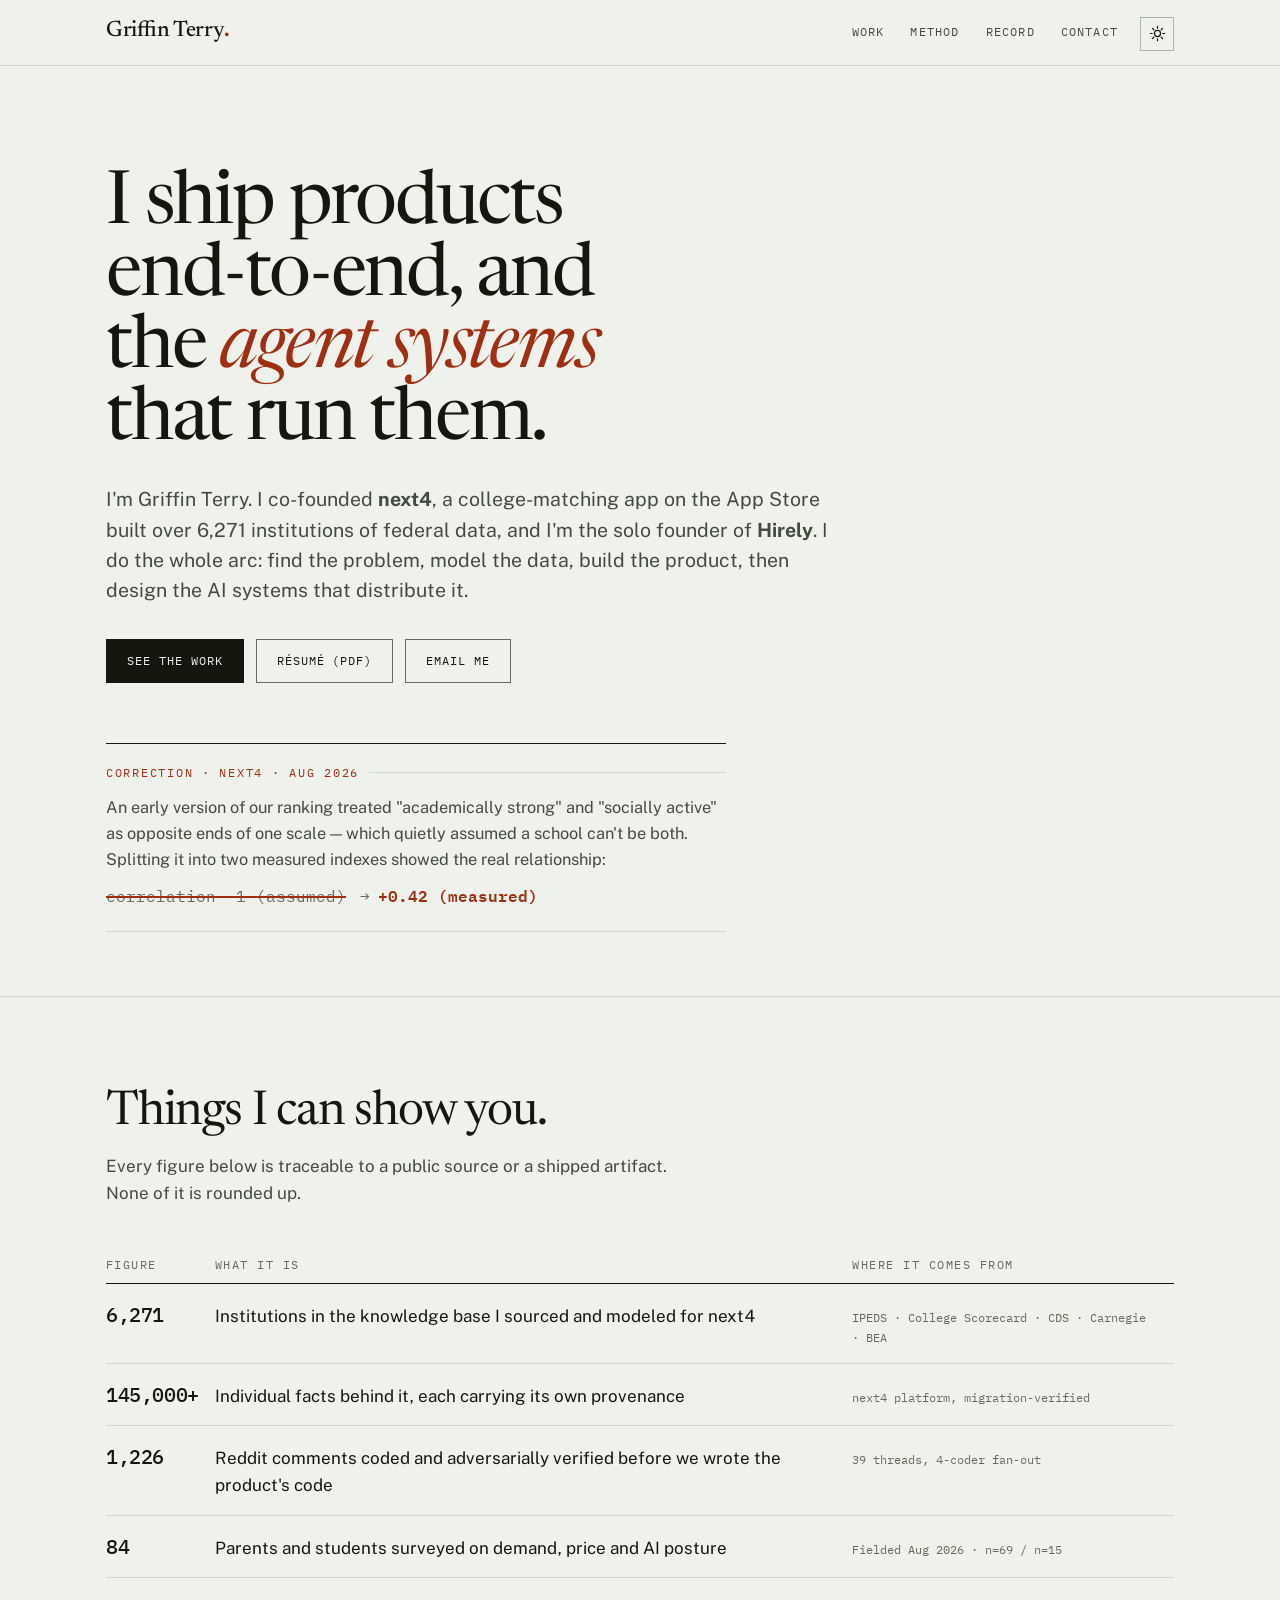
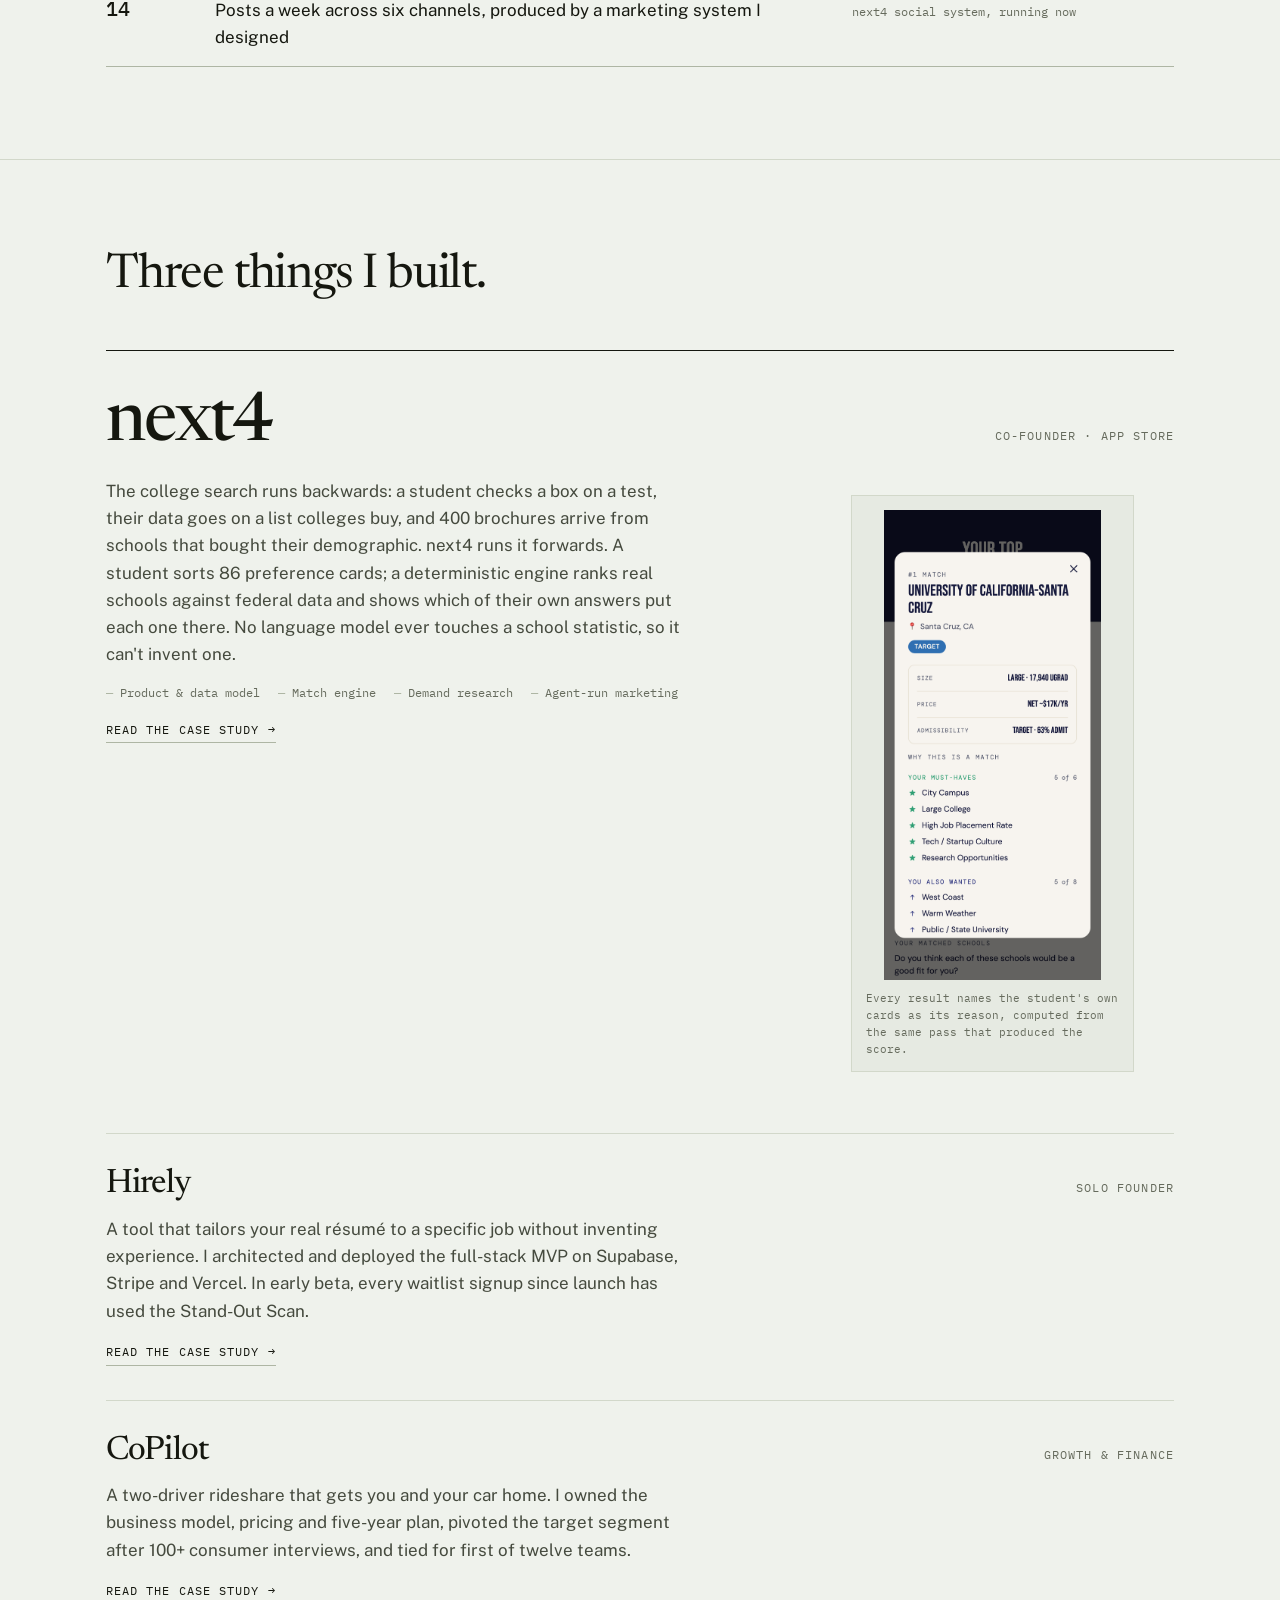
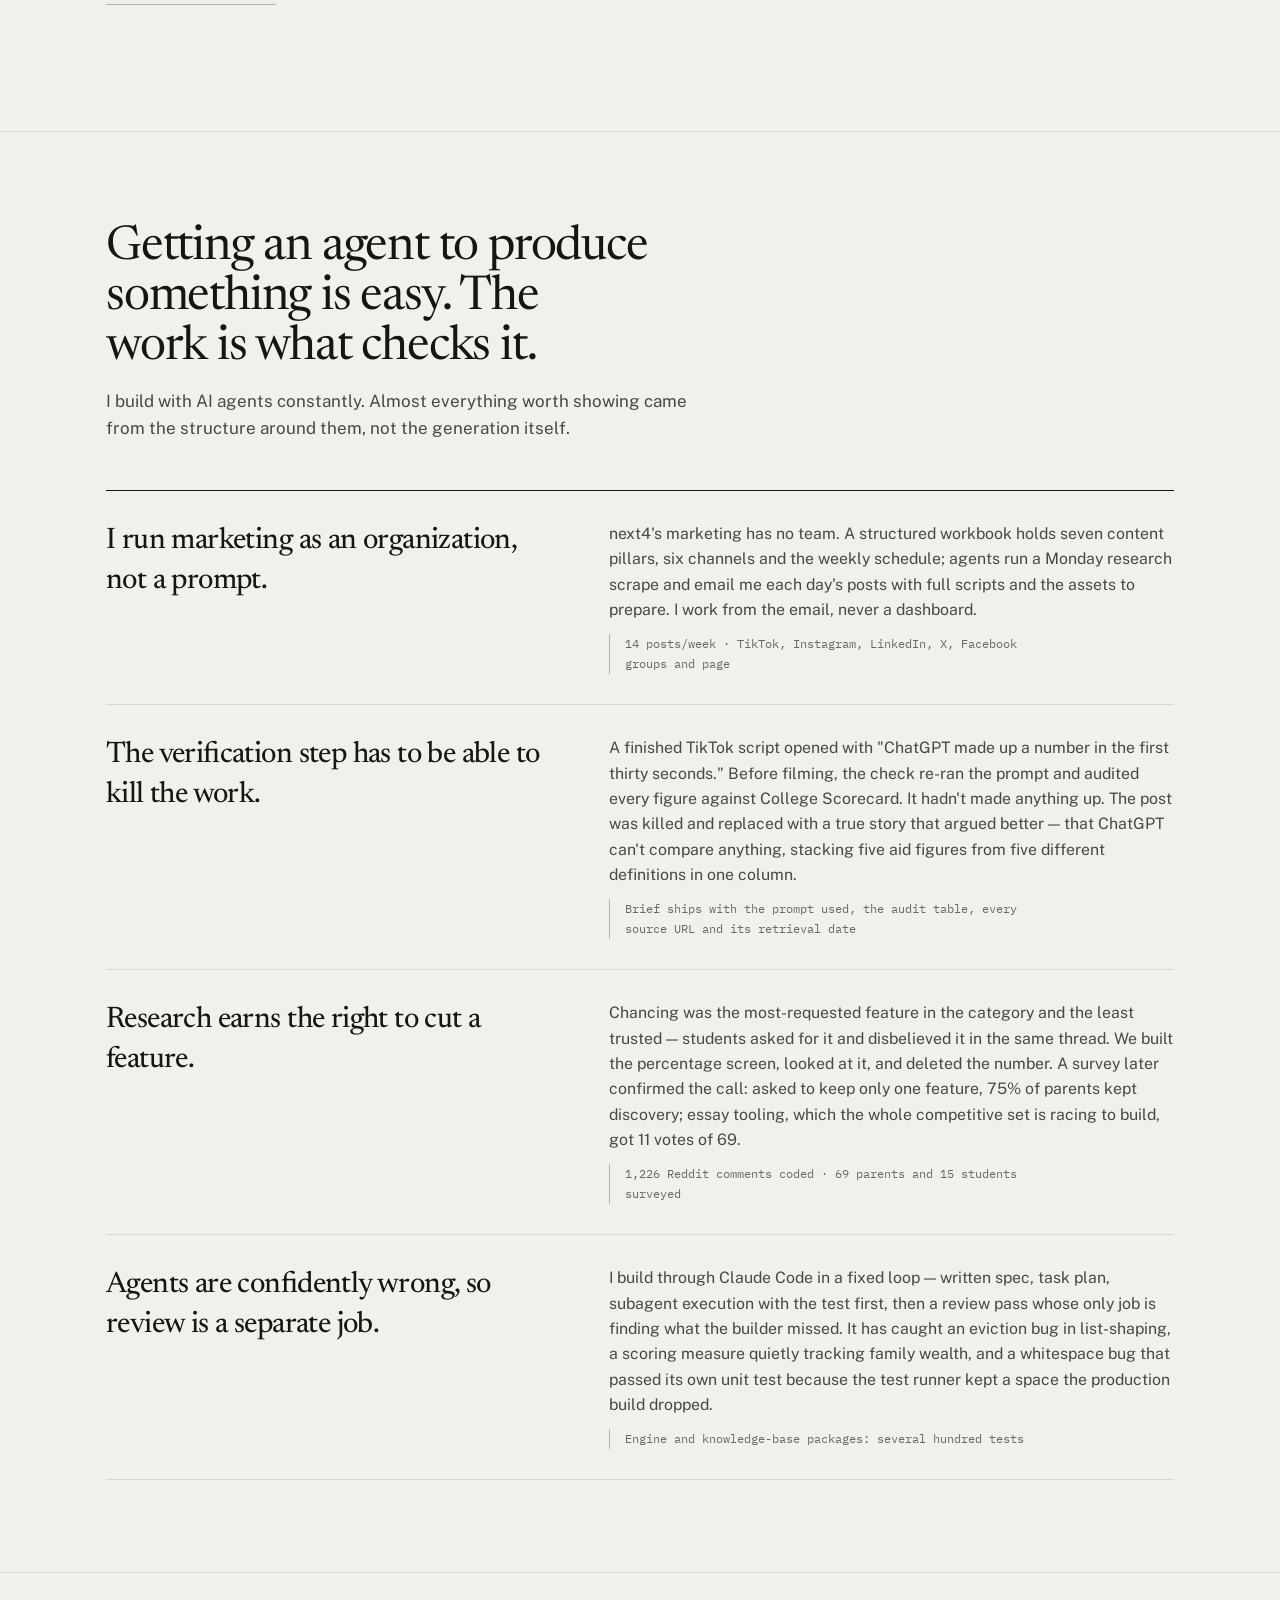
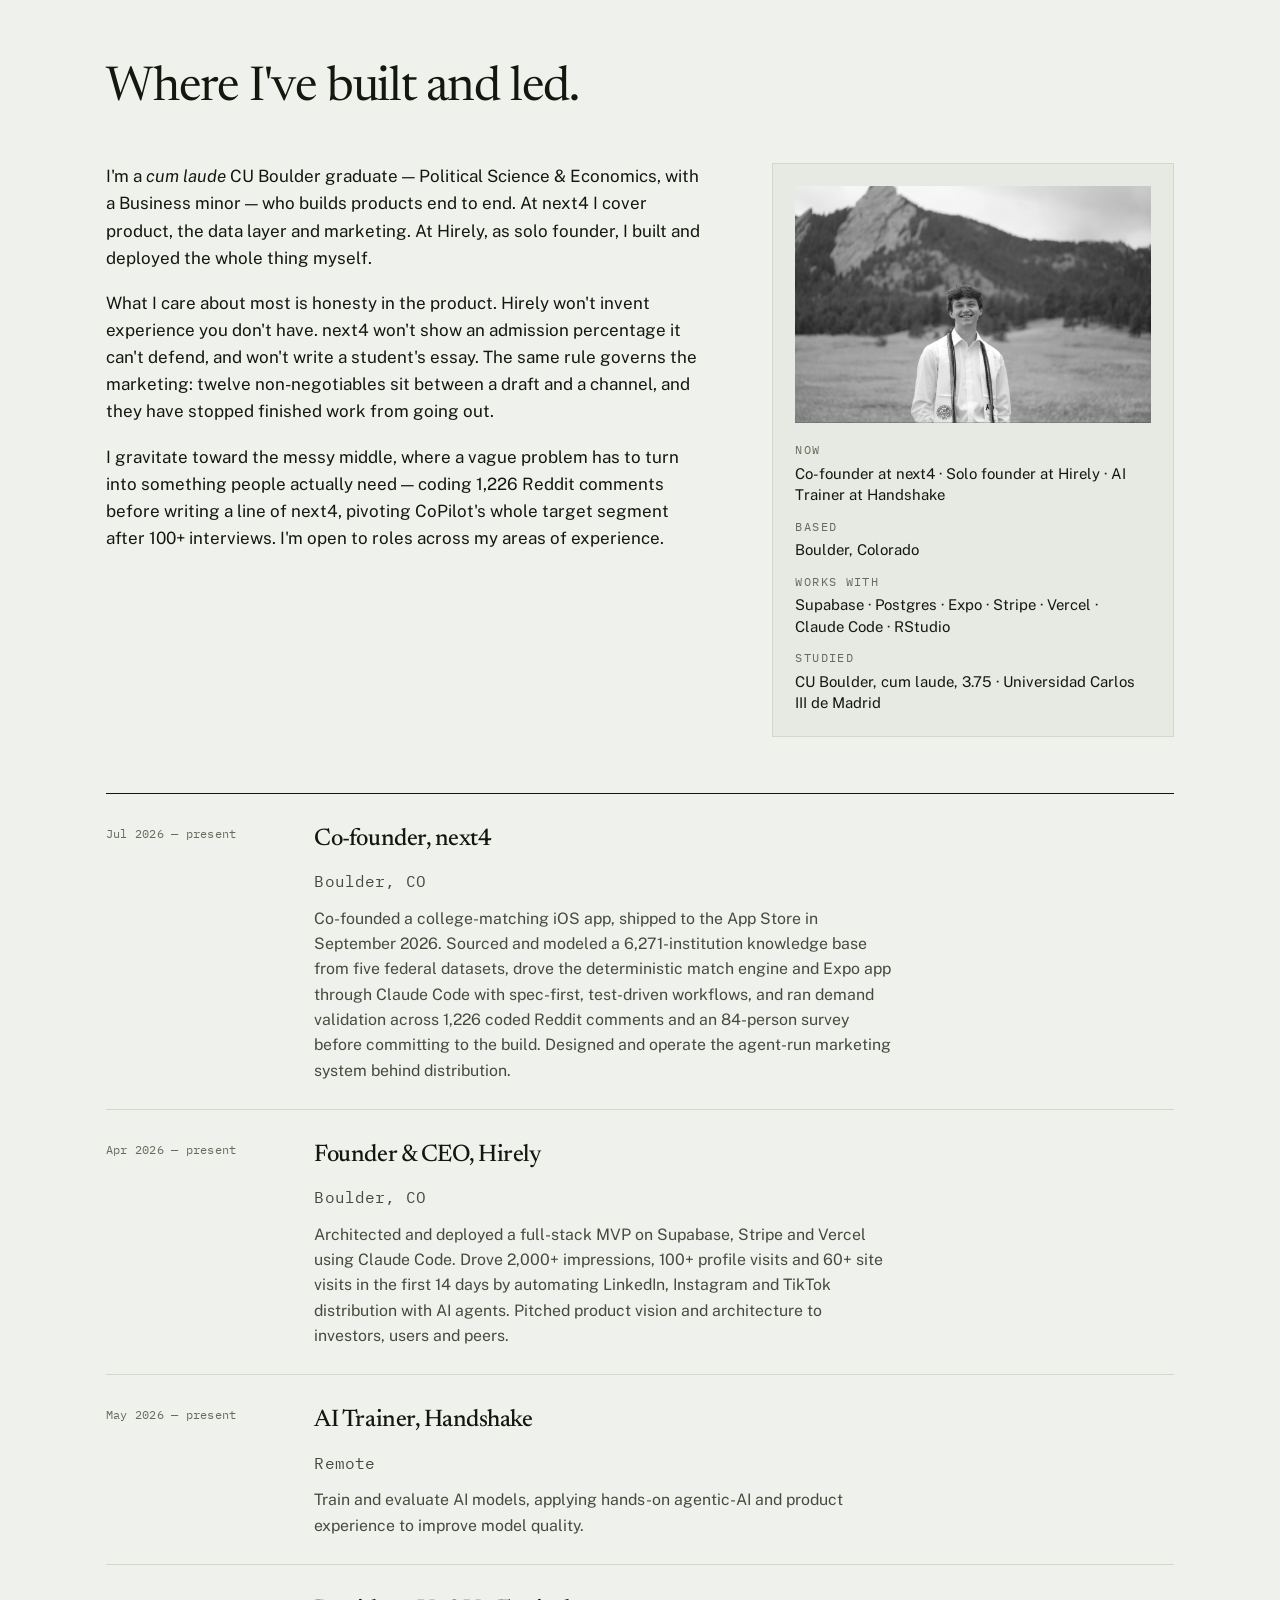
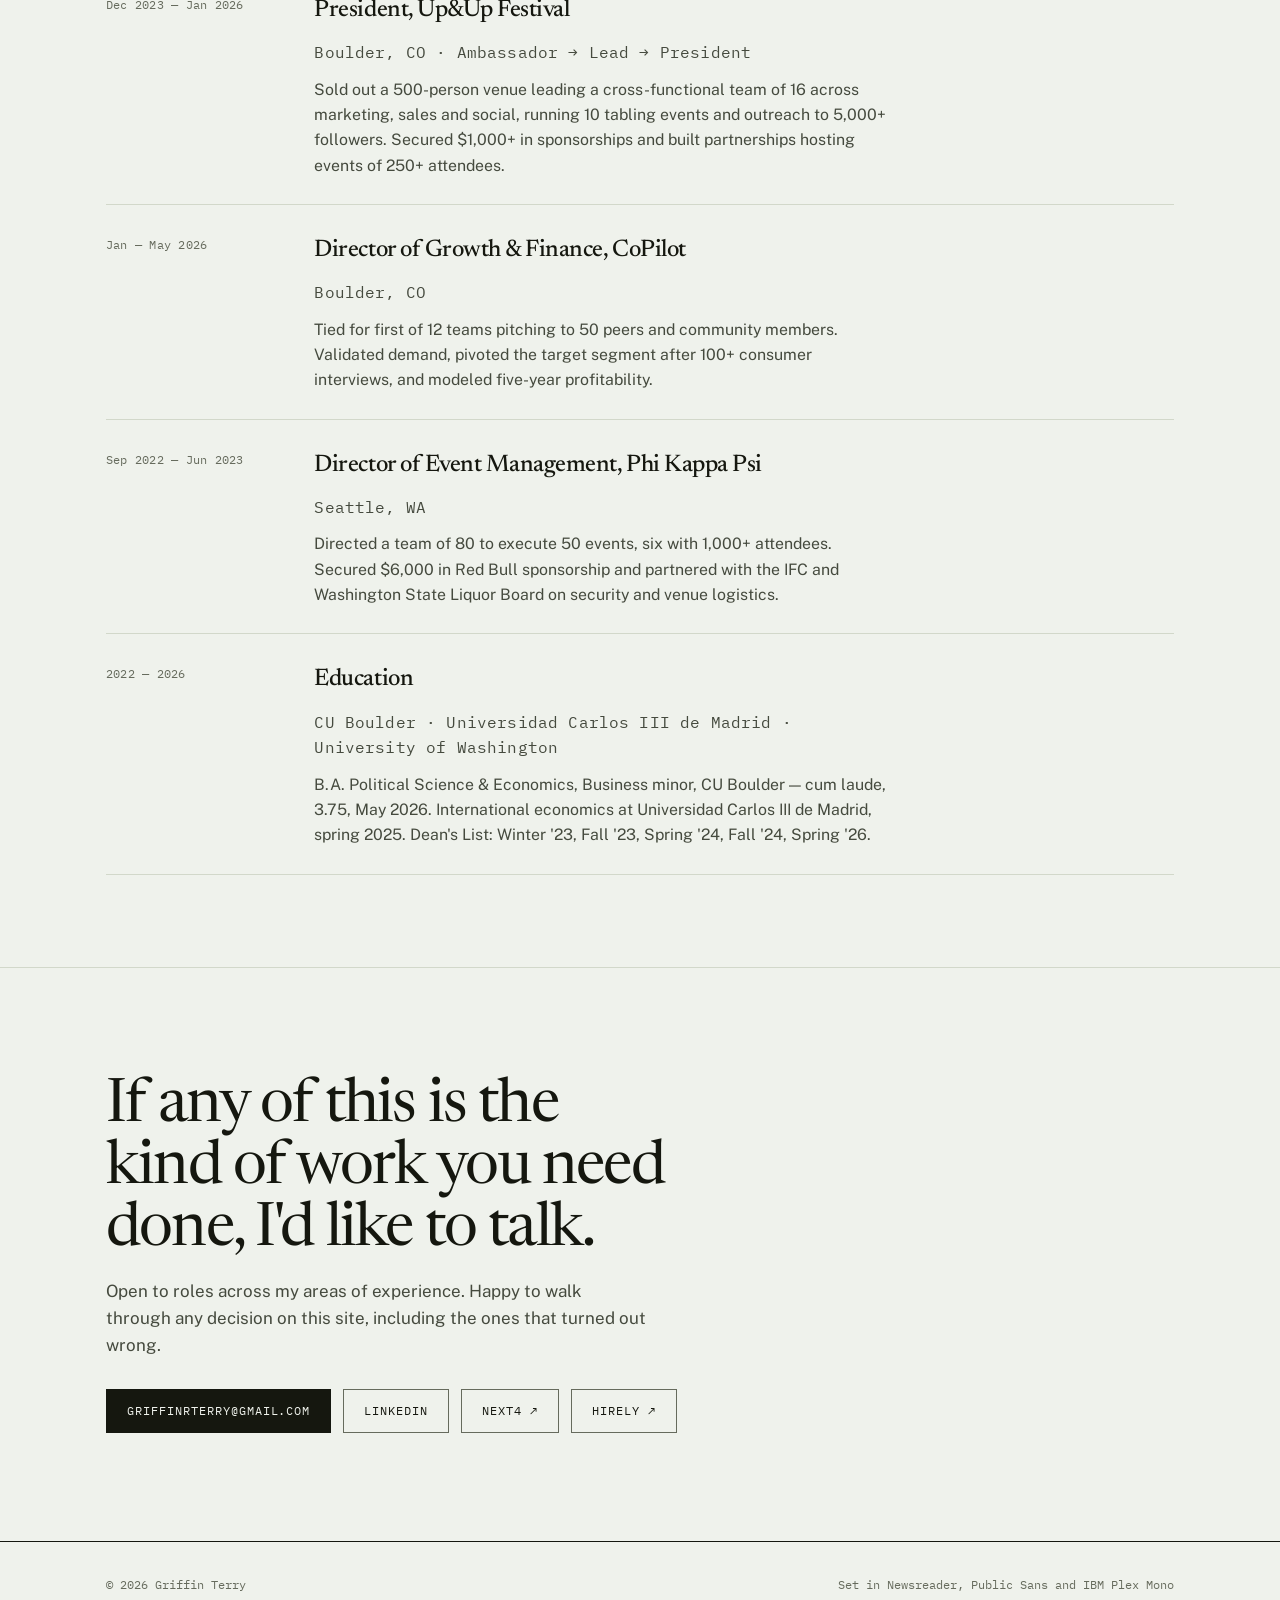
<file: index.html>
<!DOCTYPE html>
<html lang="en">
<head>
<meta charset="UTF-8" />
<meta name="viewport" content="width=device-width, initial-scale=1.0" />
<title>Griffin Terry — Product, data, and agent systems</title>
<meta name="description" content="Griffin Terry ships products end-to-end and builds the agent systems that run them. Co-founder of next4 (live on the App Store), solo founder of Hirely." />
<link rel="preconnect" href="https://fonts.googleapis.com" />
<link rel="preconnect" href="https://fonts.gstatic.com" crossorigin />
<link href="https://fonts.googleapis.com/css2?family=Newsreader:ital,opsz,wght@0,6..72,300..700;1,6..72,400..600&family=Public+Sans:ital,wght@0,400..700;1,400&family=IBM+Plex+Mono:wght@400;500;600&display=swap" rel="stylesheet" />
<link rel="stylesheet" href="record.css" />
<script>
  // Applied before paint: a stored choice wins, otherwise the OS decides.
  try {
    var t = localStorage.getItem('theme');
    if (t === 'dark' || t === 'light') document.documentElement.setAttribute('data-theme', t);
  } catch (e) {}
</script>
</head>
<body>

<header class="masthead">
  <div class="masthead__in">
    <a class="wordmark" href="#top">Griffin Terry<i>.</i></a>
    <div class="masthead__right">
      <nav>
        <a href="#work">Work</a>
        <a href="#method">Method</a>
        <a href="#record">Record</a>
        <a href="#contact">Contact</a>
      </nav>
      <button class="themetoggle" type="button" aria-label="Switch to dark theme">
        <svg class="i-sun" viewBox="0 0 20 20" fill="none" stroke="currentColor" stroke-width="1.4" stroke-linecap="round" aria-hidden="true">
          <circle cx="10" cy="10" r="3.6"/>
          <path d="M10 1.6v2.2M10 16.2v2.2M18.4 10h-2.2M3.8 10H1.6M15.94 4.06l-1.56 1.56M5.62 14.38l-1.56 1.56M15.94 15.94l-1.56-1.56M5.62 5.62L4.06 4.06"/>
        </svg>
        <svg class="i-moon" viewBox="0 0 20 20" fill="none" stroke="currentColor" stroke-width="1.4" stroke-linecap="round" stroke-linejoin="round" aria-hidden="true">
          <path d="M16.5 11.75A7 7 0 0 1 8.25 3.5a7 7 0 1 0 8.25 8.25Z"/>
        </svg>
      </button>
      <button class="navtoggle" aria-label="Menu" aria-expanded="false">
        <svg width="22" height="22" viewBox="0 0 22 22" fill="none" stroke="currentColor" stroke-width="1.4" aria-hidden="true"><path d="M3 6.5h16M3 11h16M3 15.5h16"/></svg>
      </button>
    </div>
  </div>
</header>

<main id="top">

  <!-- Hero -->
  <section class="hero">
    <div class="wrap">
      <h1 class="display">I ship products end&#8209;to&#8209;end, and the <em>agent systems</em> that run them.</h1>
      <p class="lede">I'm Griffin Terry. I co-founded <strong>next4</strong>, a college-matching app on the App Store built over 6,271 institutions of federal data, and I'm the solo founder of <strong>Hirely</strong>. I do the whole arc: find the problem, model the data, build the product, then design the AI systems that distribute it.</p>
      <div class="hero__acts">
        <a class="btn btn--solid" href="#work">See the work</a>
        <a class="btn btn--line" href="assets/GriffinTerry-Resume.pdf" target="_blank" rel="noopener">Résumé (PDF)</a>
        <a class="btn btn--line" href="mailto:griffinrterry@gmail.com">Email me</a>
      </div>

      <!-- The authored moment -->
      <div class="erratum">
        <div class="erratum__h"><span>Correction · next4 · Aug 2026</span><hr /></div>
        <p>An early version of our ranking treated "academically strong" and "socially active" as opposite ends of one scale — which quietly assumed a school can't be both. Splitting it into two measured indexes showed the real relationship:</p>
        <p class="fix"><span class="was">correlation −1 (assumed)</span><span class="arrow">→</span><span class="now">+0.42 (measured)</span></p>
      </div>
    </div>
  </section>

  <!-- Ledger -->
  <section class="band" id="ledger">
    <div class="wrap">
      <div class="band__head">
        <h2 class="display">Things I can show you.</h2>
        <p>Every figure below is traceable to a public source or a shipped artifact. None of it is rounded up.</p>
      </div>
      <table class="ledger">
        <thead>
          <tr><th scope="col">Figure</th><th scope="col">What it is</th><th scope="col">Where it comes from</th></tr>
        </thead>
        <tbody>
          <tr>
            <td class="fig">6,271</td>
            <td class="what">Institutions in the knowledge base I sourced and modeled for next4</td>
            <td class="src">IPEDS · College Scorecard · CDS · Carnegie · BEA</td>
          </tr>
          <tr>
            <td class="fig">145,000+</td>
            <td class="what">Individual facts behind it, each carrying its own provenance</td>
            <td class="src">next4 platform, migration-verified</td>
          </tr>
          <tr>
            <td class="fig">1,226</td>
            <td class="what">Reddit comments coded and adversarially verified before we wrote the product's code</td>
            <td class="src">39 threads, 4-coder fan-out</td>
          </tr>
          <tr>
            <td class="fig">84</td>
            <td class="what">Parents and students surveyed on demand, price and AI posture</td>
            <td class="src">Fielded Aug 2026 · n=69 / n=15</td>
          </tr>
          <tr>
            <td class="fig">14</td>
            <td class="what">Posts a week across six channels, produced by a marketing system I designed</td>
            <td class="src">next4 social system, running now</td>
          </tr>
        </tbody>
      </table>
    </div>
  </section>

  <!-- Work -->
  <section class="band" id="work">
    <div class="wrap">
      <div class="band__head">
        <h2 class="display">Three things I built.</h2>
      </div>

      <a class="entry entry--lead" href="projects/next4.html">
        <div class="entry__top">
          <h3>next4</h3>
          <span class="entry__role">Co-founder · App Store</span>
        </div>
        <div class="entry__body">
          <div>
            <p>The college search runs backwards: a student checks a box on a test, their data goes on a list colleges buy, and 400 brochures arrive from schools that bought their demographic. next4 runs it forwards. A student sorts 86 preference cards; a deterministic engine ranks real schools against federal data and shows which of their own answers put each one there. No language model ever touches a school statistic, so it can't invent one.</p>
            <ul class="tags">
              <li>Product &amp; data model</li>
              <li>Match engine</li>
              <li>Demand research</li>
              <li>Agent-run marketing</li>
            </ul>
            <span class="entry__more">Read the case study <span class="a">→</span></span>
          </div>
          <figure class="entry__shot">
            <img src="assets/next4/app/06-why-match.png" alt="next4 showing why a school matched, listing the student's own must-haves" loading="lazy" />
            <figcaption>Every result names the student's own cards as its reason, computed from the same pass that produced the score.</figcaption>
          </figure>
        </div>
      </a>

      <a class="entry entry--sub" href="projects/hirely.html">
        <div class="entry__top">
          <h3>Hirely</h3>
          <span class="entry__role">Solo founder</span>
        </div>
        <p>A tool that tailors your real résumé to a specific job without inventing experience. I architected and deployed the full-stack MVP on Supabase, Stripe and Vercel. In early beta, every waitlist signup since launch has used the Stand-Out Scan.</p>
        <span class="entry__more">Read the case study <span class="a">→</span></span>
      </a>

      <a class="entry entry--sub" href="projects/copilot.html">
        <div class="entry__top">
          <h3>CoPilot</h3>
          <span class="entry__role">Growth &amp; finance</span>
        </div>
        <p>A two-driver rideshare that gets you and your car home. I owned the business model, pricing and five-year plan, pivoted the target segment after 100+ consumer interviews, and tied for first of twelve teams.</p>
        <span class="entry__more">Read the case study <span class="a">→</span></span>
      </a>
    </div>
  </section>

  <!-- Method -->
  <section class="band" id="method">
    <div class="wrap">
      <div class="band__head">
        <h2 class="display">Getting an agent to produce something is easy. The work is what checks it.</h2>
        <p>I build with AI agents constantly. Almost everything worth showing came from the structure around them, not the generation itself.</p>
      </div>

      <div class="pairs">
        <div class="pair">
          <p class="pair__claim">I run marketing as an organization, not a prompt.</p>
          <div class="pair__proof">
            next4's marketing has no team. A structured workbook holds seven content pillars, six channels and the weekly schedule; agents run a Monday research scrape and email me each day's posts with full scripts and the assets to prepare. I work from the email, never a dashboard.
            <span class="receipt">14 posts/week · TikTok, Instagram, LinkedIn, X, Facebook groups and page</span>
          </div>
        </div>

        <div class="pair">
          <p class="pair__claim">The verification step has to be able to kill the work.</p>
          <div class="pair__proof">
            A finished TikTok script opened with "ChatGPT made up a number in the first thirty seconds." Before filming, the check re-ran the prompt and audited every figure against College Scorecard. It hadn't made anything up. The post was killed and replaced with a true story that argued better — that ChatGPT can't compare anything, stacking five aid figures from five different definitions in one column.
            <span class="receipt">Brief ships with the prompt used, the audit table, every source URL and its retrieval date</span>
          </div>
        </div>

        <div class="pair">
          <p class="pair__claim">Research earns the right to cut a feature.</p>
          <div class="pair__proof">
            Chancing was the most-requested feature in the category and the least trusted — students asked for it and disbelieved it in the same thread. We built the percentage screen, looked at it, and deleted the number. A survey later confirmed the call: asked to keep only one feature, 75% of parents kept discovery; essay tooling, which the whole competitive set is racing to build, got 11 votes of 69.
            <span class="receipt">1,226 Reddit comments coded · 69 parents and 15 students surveyed</span>
          </div>
        </div>

        <div class="pair">
          <p class="pair__claim">Agents are confidently wrong, so review is a separate job.</p>
          <div class="pair__proof">
            I build through Claude Code in a fixed loop — written spec, task plan, subagent execution with the test first, then a review pass whose only job is finding what the builder missed. It has caught an eviction bug in list-shaping, a scoring measure quietly tracking family wealth, and a whitespace bug that passed its own unit test because the test runner kept a space the production build dropped.
            <span class="receipt">Engine and knowledge-base packages: several hundred tests</span>
          </div>
        </div>
      </div>
    </div>
  </section>

  <!-- About + Record -->
  <section class="band" id="record">
    <div class="wrap">
      <div class="band__head">
        <h2 class="display">Where I've built and led.</h2>
      </div>

      <div class="about" style="margin-bottom: 56px">
        <div class="prose">
          <p>I'm a <em>cum laude</em> CU Boulder graduate — Political Science &amp; Economics, with a Business minor — who builds products end to end. At next4 I cover product, the data layer and marketing. At Hirely, as solo founder, I built and deployed the whole thing myself.</p>
          <p>What I care about most is honesty in the product. Hirely won't invent experience you don't have. next4 won't show an admission percentage it can't defend, and won't write a student's essay. The same rule governs the marketing: twelve non-negotiables sit between a draft and a channel, and they have stopped finished work from going out.</p>
          <p>I gravitate toward the messy middle, where a vague problem has to turn into something people actually need — coding 1,226 Reddit comments before writing a line of next4, pivoting CoPilot's whole target segment after 100+ interviews. I'm open to roles across my areas of experience.</p>
        </div>
        <aside class="about__card">
          <img src="assets/headshot.jpg" alt="Griffin Terry" loading="lazy" />
          <dl>
            <div><dt>Now</dt><dd>Co-founder at next4 · Solo founder at Hirely · AI Trainer at Handshake</dd></div>
            <div><dt>Based</dt><dd>Boulder, Colorado</dd></div>
            <div><dt>Works with</dt><dd>Supabase · Postgres · Expo · Stripe · Vercel · Claude Code · RStudio</dd></div>
            <div><dt>Studied</dt><dd>CU Boulder, cum laude, 3.75 · Universidad Carlos III de Madrid</dd></div>
          </dl>
        </aside>
      </div>

      <div class="record">
        <div class="rec">
          <div class="rec__when">Jul 2026 — present</div>
          <div>
            <h3>Co-founder, next4</h3>
            <p class="rec__where">Boulder, CO</p>
            <p>Co-founded a college-matching iOS app, shipped to the App Store in September 2026. Sourced and modeled a 6,271-institution knowledge base from five federal datasets, drove the deterministic match engine and Expo app through Claude Code with spec-first, test-driven workflows, and ran demand validation across 1,226 coded Reddit comments and an 84-person survey before committing to the build. Designed and operate the agent-run marketing system behind distribution.</p>
          </div>
        </div>
        <div class="rec">
          <div class="rec__when">Apr 2026 — present</div>
          <div>
            <h3>Founder &amp; CEO, Hirely</h3>
            <p class="rec__where">Boulder, CO</p>
            <p>Architected and deployed a full-stack MVP on Supabase, Stripe and Vercel using Claude Code. Drove 2,000+ impressions, 100+ profile visits and 60+ site visits in the first 14 days by automating LinkedIn, Instagram and TikTok distribution with AI agents. Pitched product vision and architecture to investors, users and peers.</p>
          </div>
        </div>
        <div class="rec">
          <div class="rec__when">May 2026 — present</div>
          <div>
            <h3>AI Trainer, Handshake</h3>
            <p class="rec__where">Remote</p>
            <p>Train and evaluate AI models, applying hands-on agentic-AI and product experience to improve model quality.</p>
          </div>
        </div>
        <div class="rec">
          <div class="rec__when">Dec 2023 — Jan 2026</div>
          <div>
            <h3>President, Up&amp;Up Festival</h3>
            <p class="rec__where">Boulder, CO · Ambassador → Lead → President</p>
            <p>Sold out a 500-person venue leading a cross-functional team of 16 across marketing, sales and social, running 10 tabling events and outreach to 5,000+ followers. Secured $1,000+ in sponsorships and built partnerships hosting events of 250+ attendees.</p>
          </div>
        </div>
        <div class="rec">
          <div class="rec__when">Jan — May 2026</div>
          <div>
            <h3>Director of Growth &amp; Finance, CoPilot</h3>
            <p class="rec__where">Boulder, CO</p>
            <p>Tied for first of 12 teams pitching to 50 peers and community members. Validated demand, pivoted the target segment after 100+ consumer interviews, and modeled five-year profitability.</p>
          </div>
        </div>
        <div class="rec">
          <div class="rec__when">Sep 2022 — Jun 2023</div>
          <div>
            <h3>Director of Event Management, Phi Kappa Psi</h3>
            <p class="rec__where">Seattle, WA</p>
            <p>Directed a team of 80 to execute 50 events, six with 1,000+ attendees. Secured $6,000 in Red Bull sponsorship and partnered with the IFC and Washington State Liquor Board on security and venue logistics.</p>
          </div>
        </div>
        <div class="rec">
          <div class="rec__when">2022 — 2026</div>
          <div>
            <h3>Education</h3>
            <p class="rec__where">CU Boulder · Universidad Carlos III de Madrid · University of Washington</p>
            <p>B.A. Political Science &amp; Economics, Business minor, CU Boulder — cum laude, 3.75, May 2026. International economics at Universidad Carlos III de Madrid, spring 2025. Dean's List: Winter '23, Fall '23, Spring '24, Fall '24, Spring '26.</p>
          </div>
        </div>
      </div>
    </div>
  </section>

  <!-- Contact -->
  <section class="contact" id="contact">
    <div class="wrap">
      <h2 class="display">If any of this is the kind of work you need done, I'd like to talk.</h2>
      <p>Open to roles across my areas of experience. Happy to walk through any decision on this site, including the ones that turned out wrong.</p>
      <div class="hero__acts">
        <a class="btn btn--solid" href="mailto:griffinrterry@gmail.com">griffinrterry@gmail.com</a>
        <a class="btn btn--line" href="https://www.linkedin.com/in/griffin-terry-2123aa252" target="_blank" rel="noopener">LinkedIn</a>
        <a class="btn btn--line" href="https://apps.apple.com/app/id6806343171" target="_blank" rel="noopener">next4 ↗</a>
        <a class="btn btn--line" href="https://www.hirelyapply.com" target="_blank" rel="noopener">Hirely ↗</a>
      </div>
    </div>
  </section>

</main>

<footer class="colophon">
  <div class="wrap colophon__in">
    <span>© 2026 Griffin Terry</span>
    <span>Set in Newsreader, Public Sans and IBM Plex Mono</span>
  </div>
</footer>

<script src="script.js"></script>
</body>
</html>
</file>
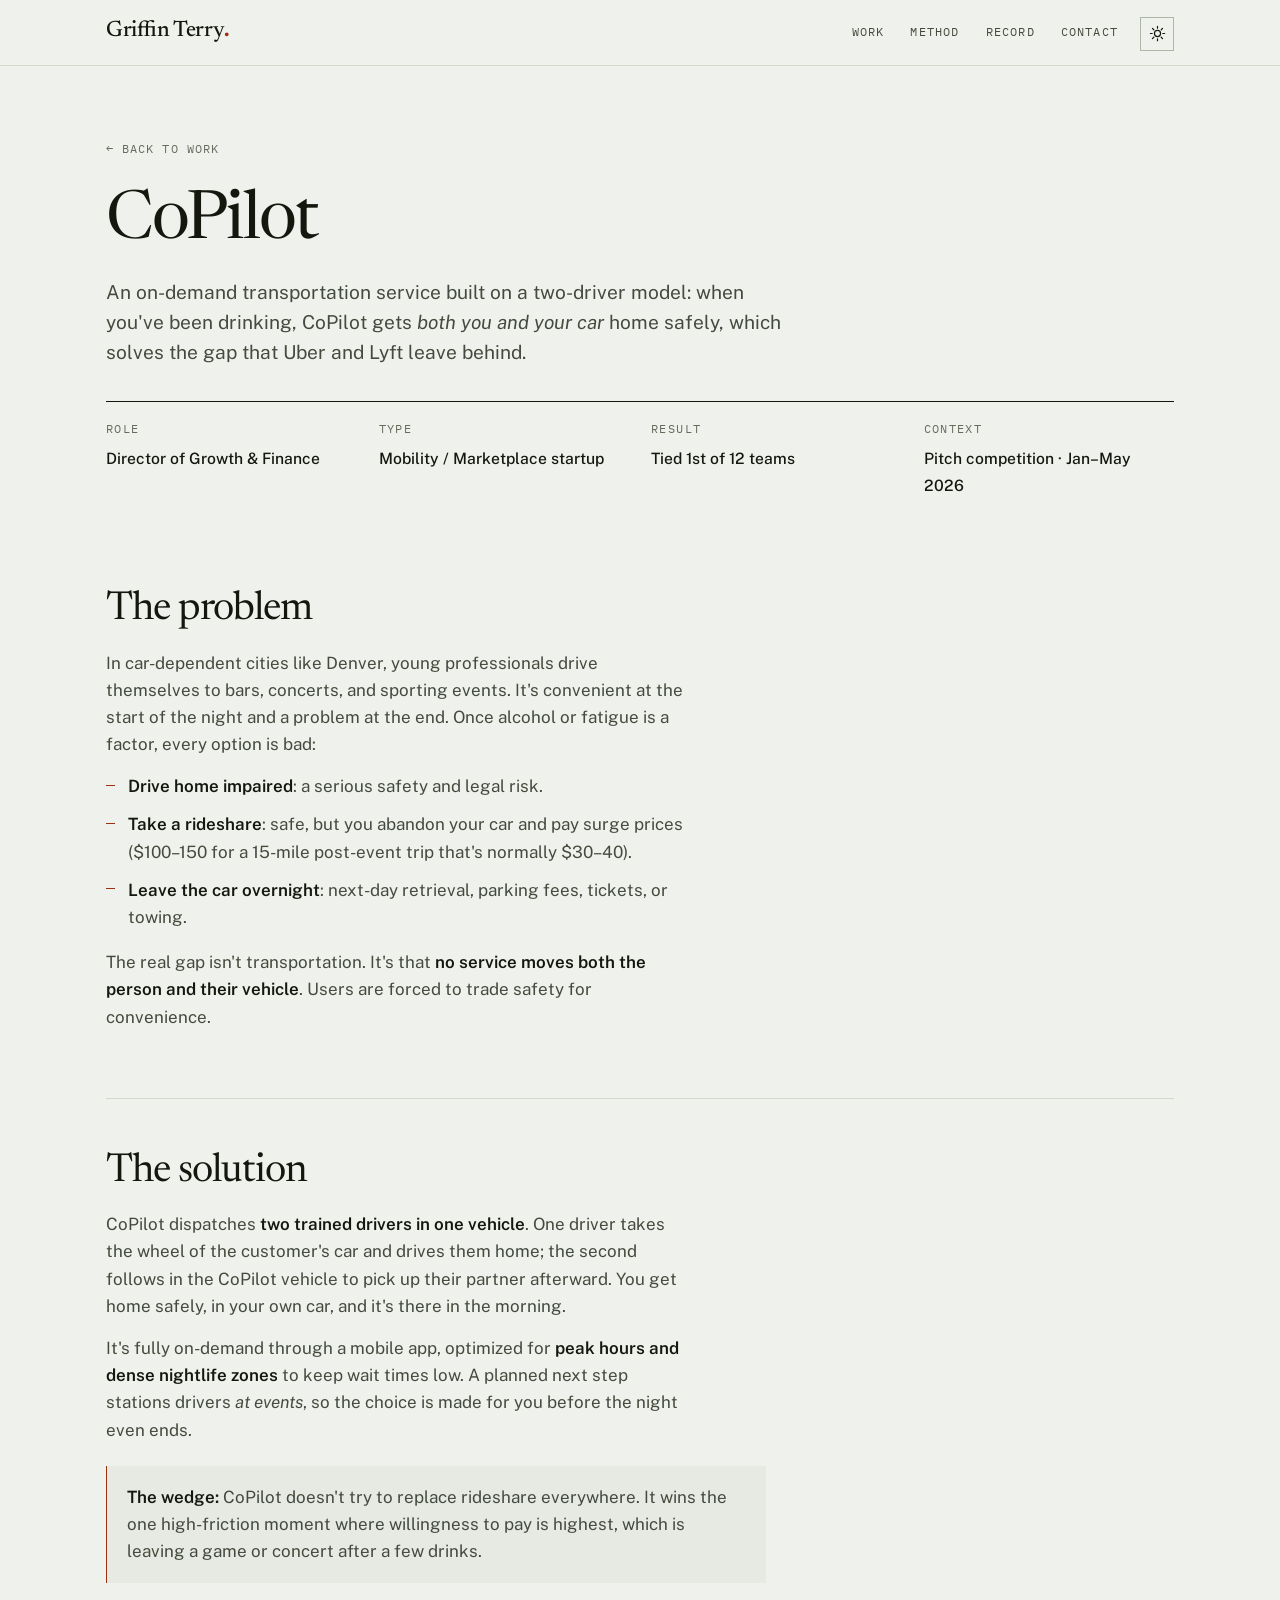
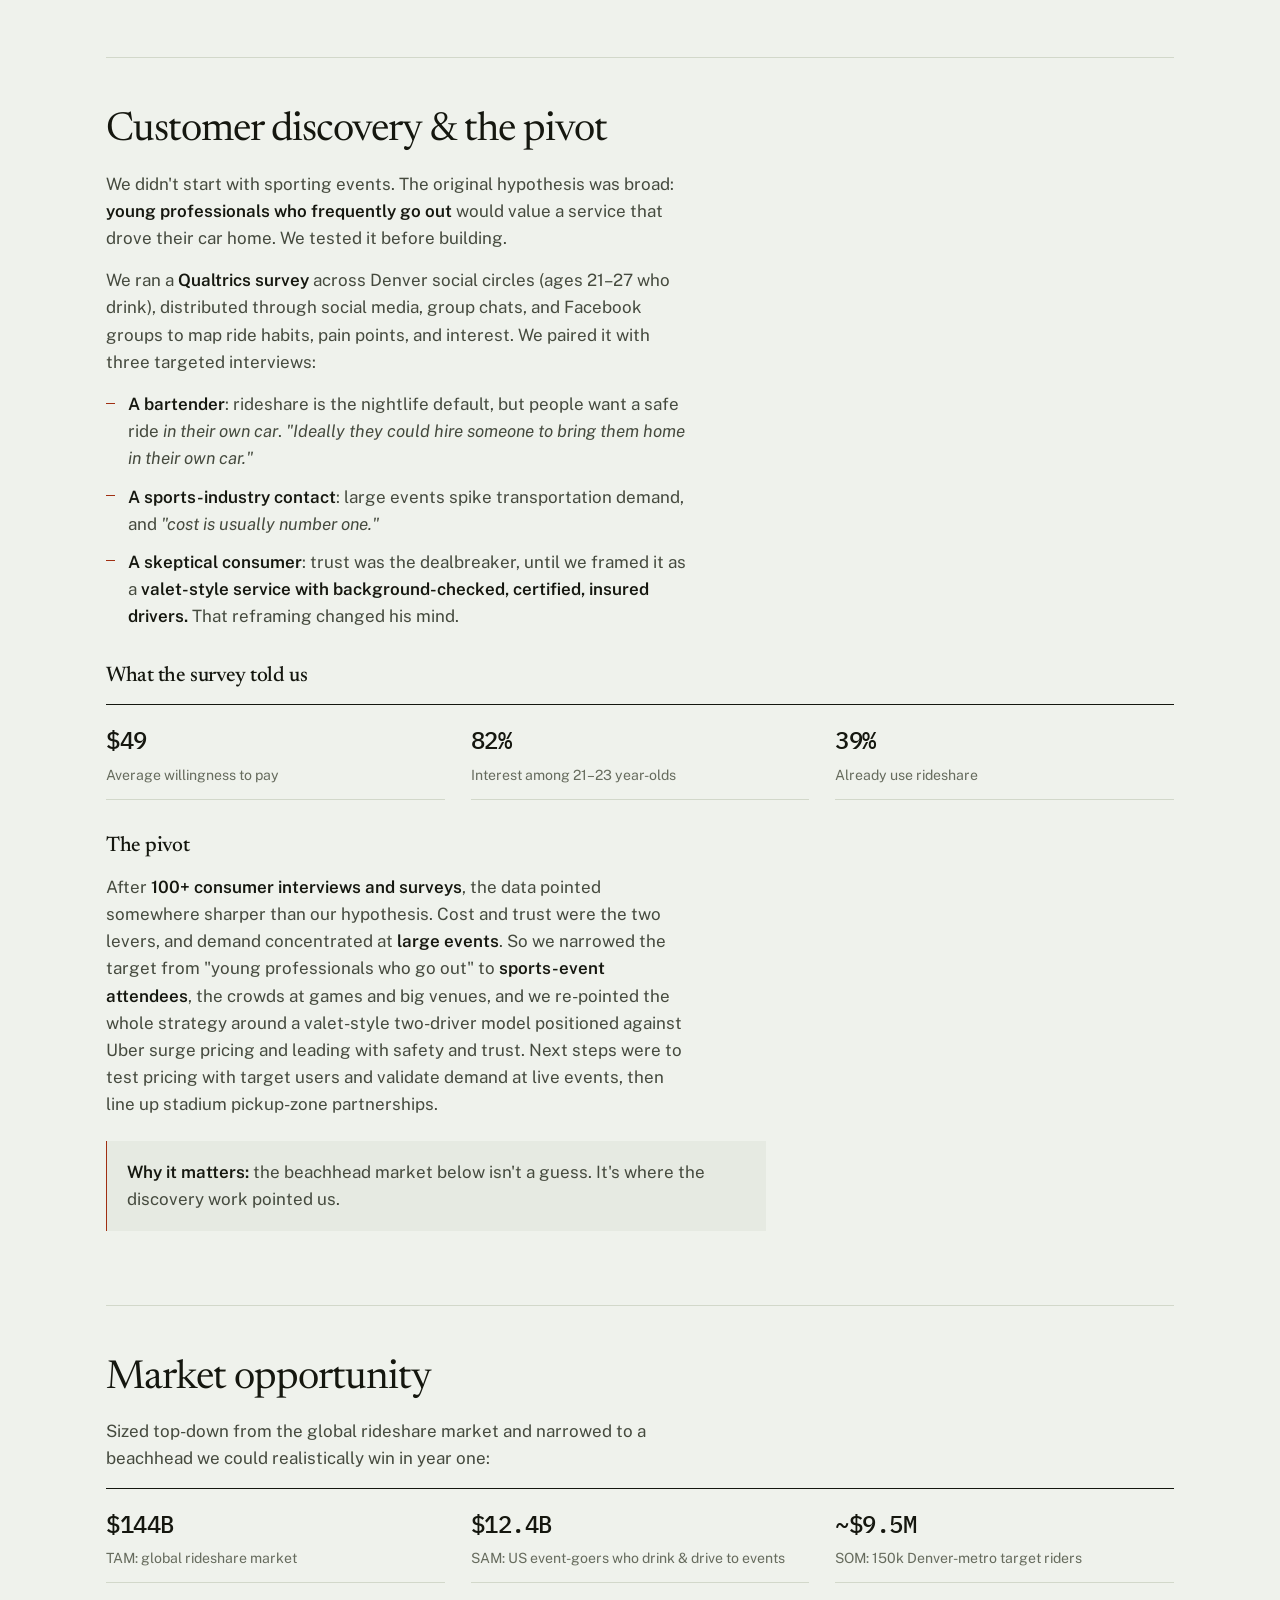
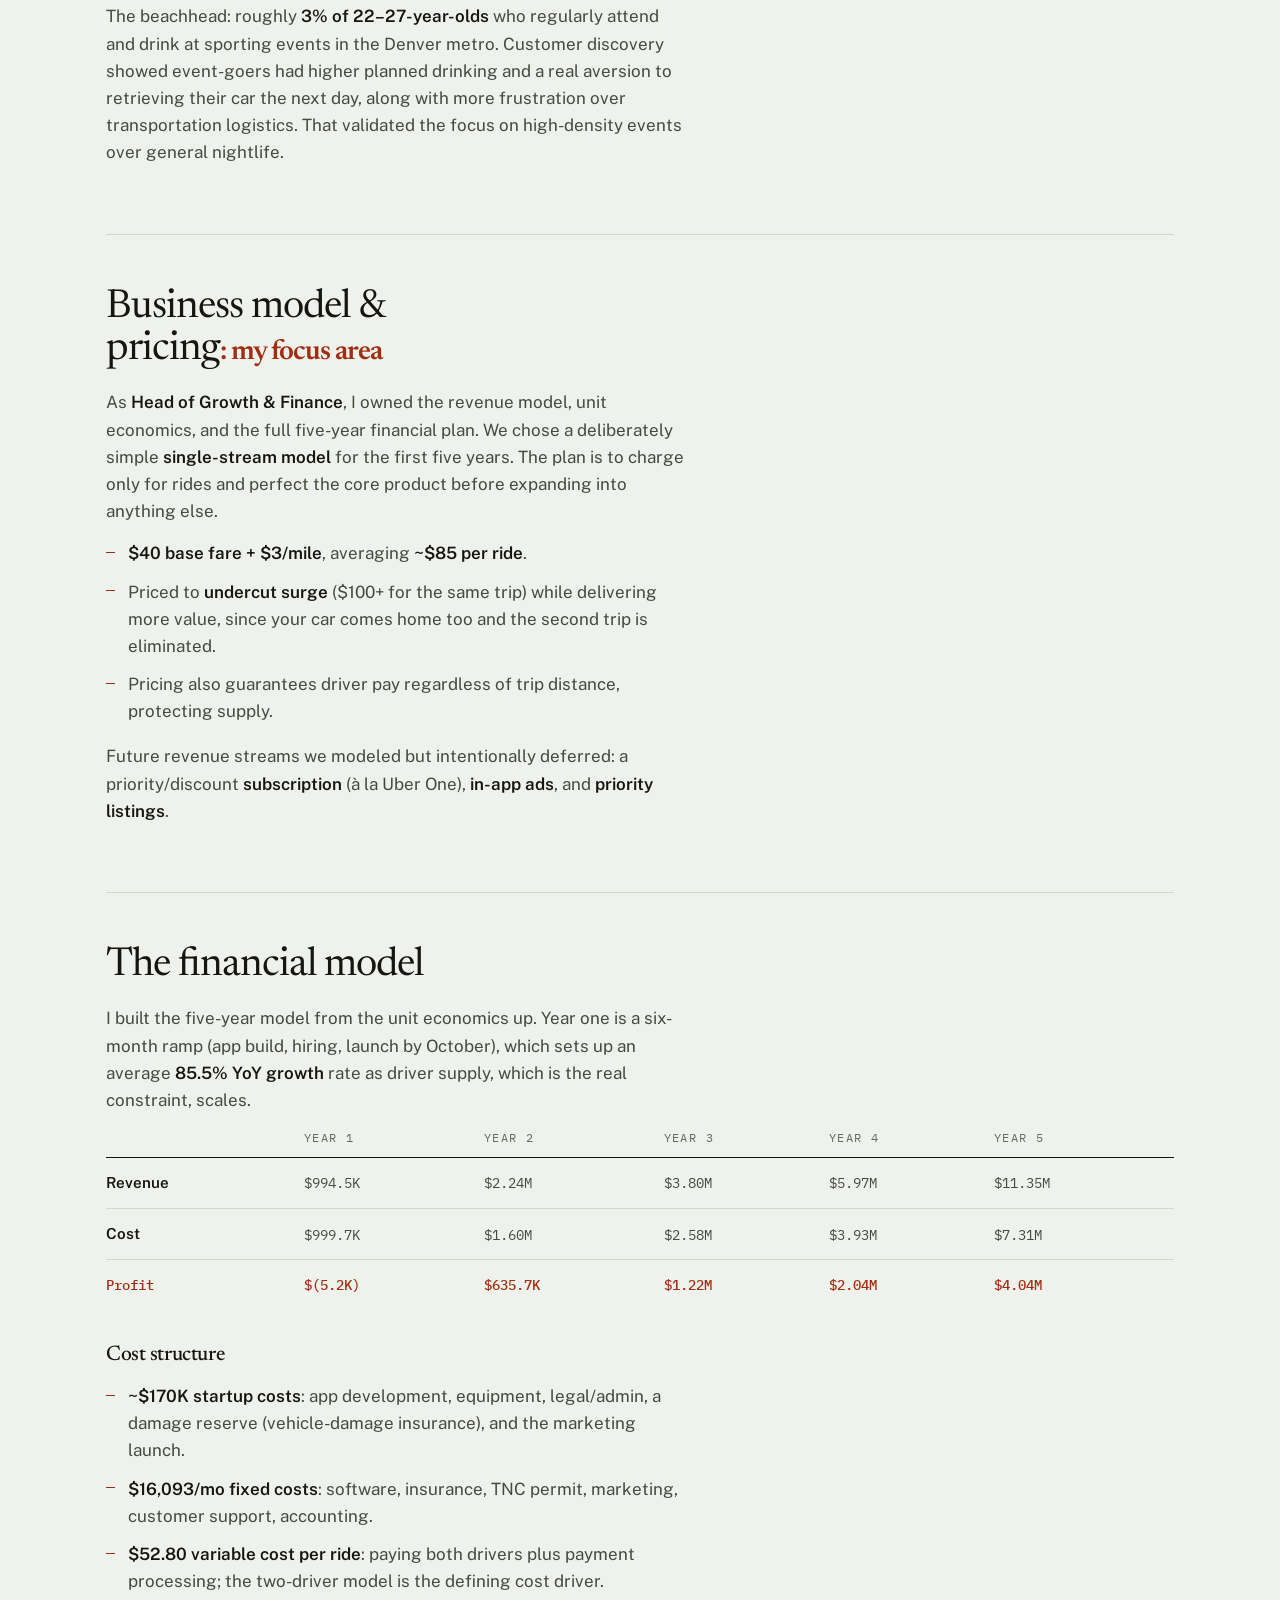
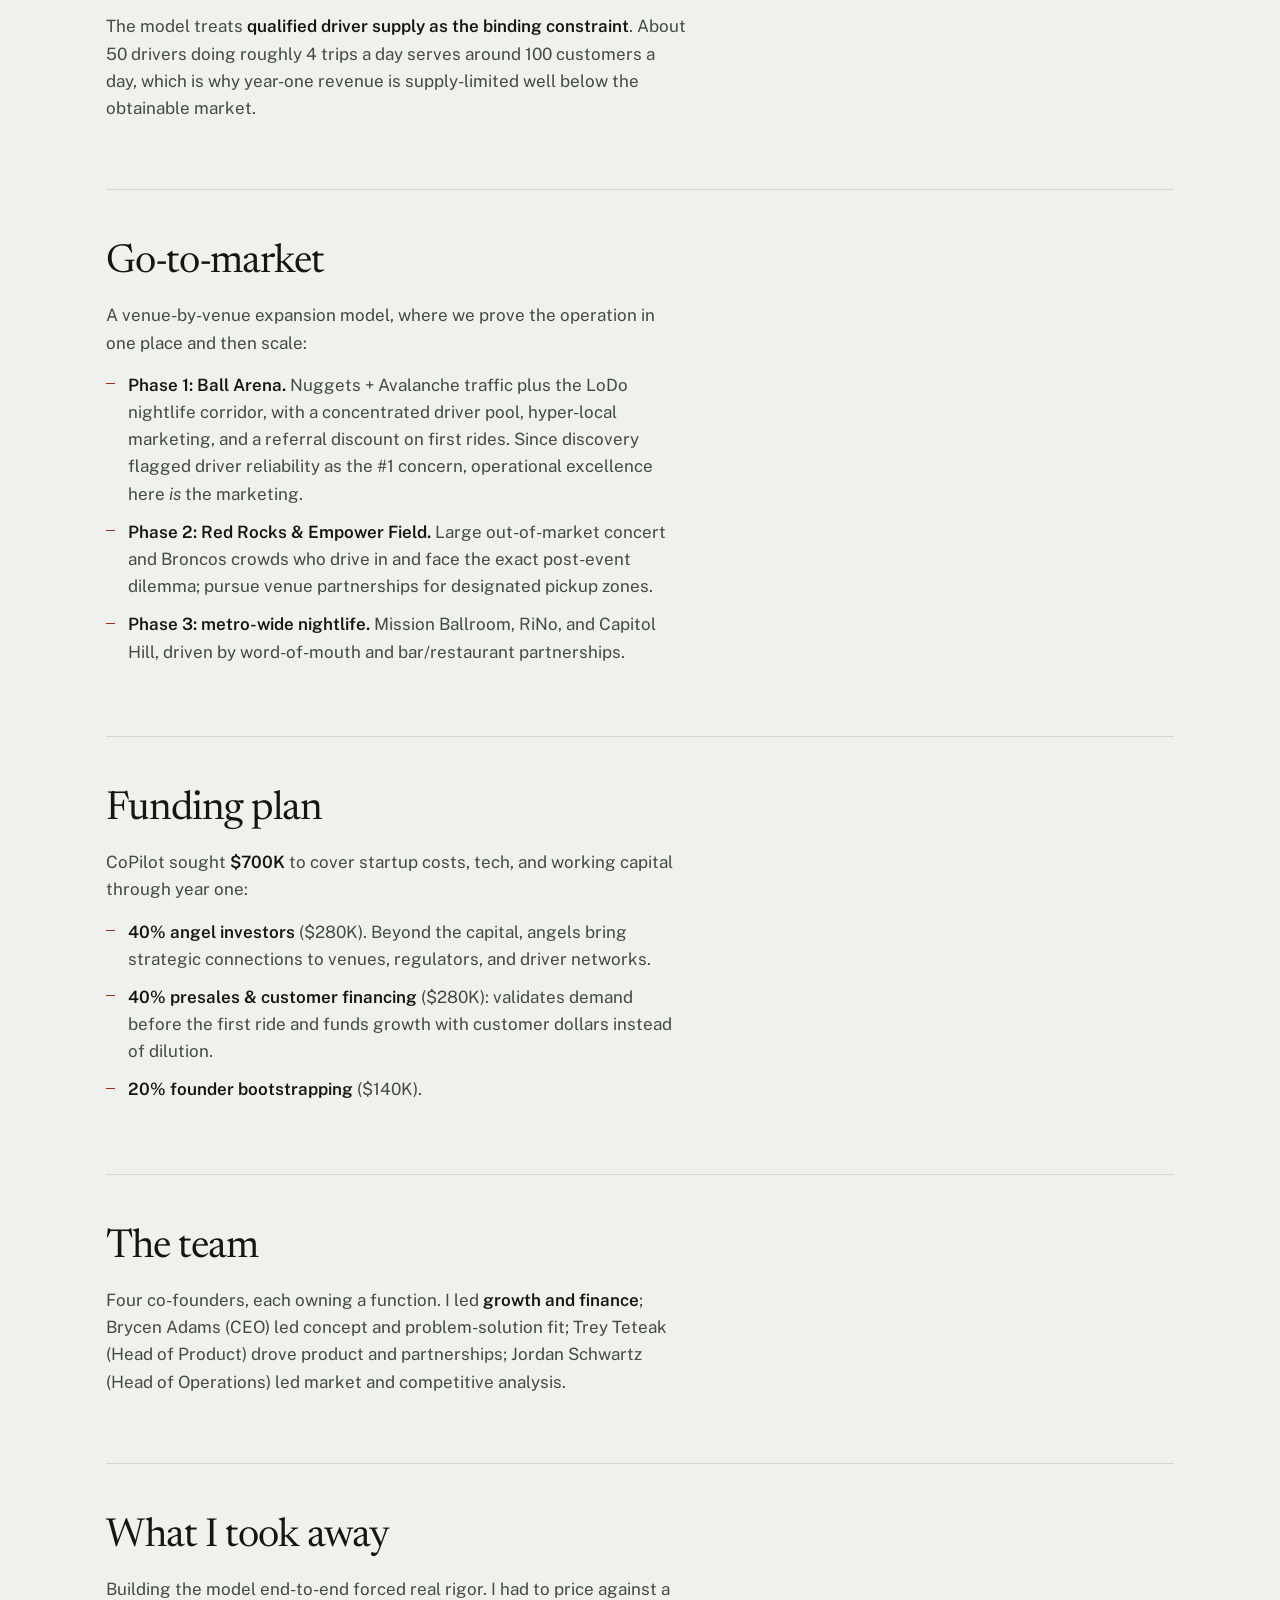
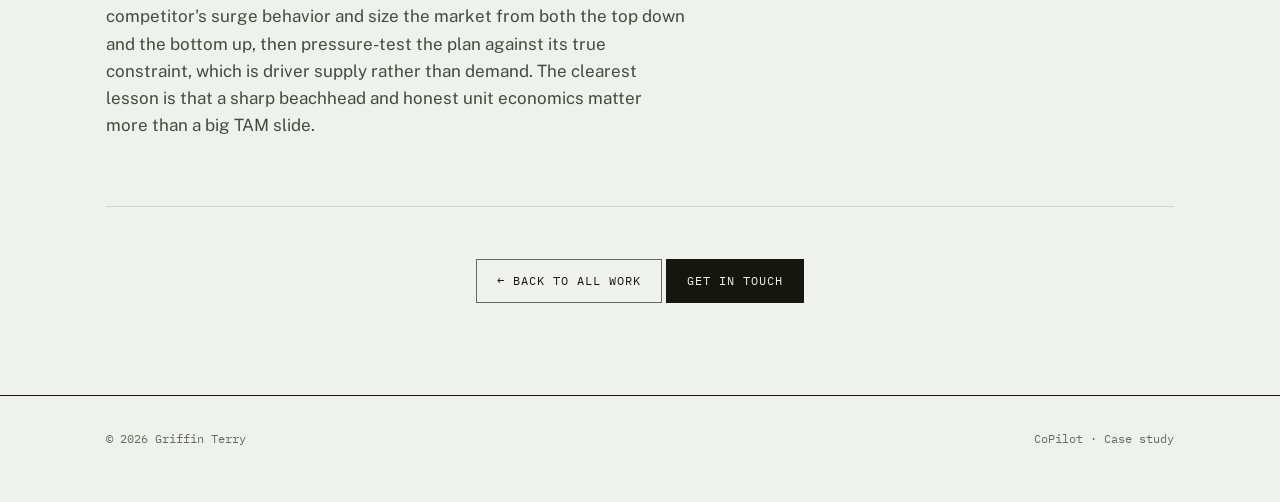
<file: projects/copilot.html>
<!DOCTYPE html>
<html lang="en">
<head>
  <meta charset="UTF-8" />
  <meta name="viewport" content="width=device-width, initial-scale=1.0" />
  <title>CoPilot: Case Study · Griffin Terry</title>
  <meta name="description" content="CoPilot: an on-demand two-driver rideshare that gets you and your car home safely. Case study by Griffin Terry, Head of Growth & Finance." />
  <link rel="preconnect" href="https://fonts.googleapis.com" />
  <link rel="preconnect" href="https://fonts.gstatic.com" crossorigin />
  <link href="https://fonts.googleapis.com/css2?family=Newsreader:ital,opsz,wght@0,6..72,300..700;1,6..72,400..600&family=Public+Sans:ital,wght@0,400..700;1,400&family=IBM+Plex+Mono:wght@400;500;600&display=swap" rel="stylesheet" />
  <link rel="stylesheet" href="../record.css" />
<script>
  // Applied before paint: a stored choice wins, otherwise the OS decides.
  try {
    var t = localStorage.getItem('theme');
    if (t === 'dark' || t === 'light') document.documentElement.setAttribute('data-theme', t);
  } catch (e) {}
</script>
</head>
<body>
  <!-- Nav -->
  <header class="masthead">
    <div class="masthead__in">
      <a class="wordmark" href="../index.html">Griffin Terry<i>.</i></a>
      <div class="masthead__right">
        <nav>
          <a href="../index.html#work">Work</a>
          <a href="../index.html#method">Method</a>
          <a href="../index.html#record">Record</a>
          <a href="../index.html#contact">Contact</a>
        </nav>
        <button class="themetoggle" type="button" aria-label="Switch to dark theme">
          <svg class="i-sun" viewBox="0 0 20 20" fill="none" stroke="currentColor" stroke-width="1.4" stroke-linecap="round" aria-hidden="true">
            <circle cx="10" cy="10" r="3.6"/>
            <path d="M10 1.6v2.2M10 16.2v2.2M18.4 10h-2.2M3.8 10H1.6M15.94 4.06l-1.56 1.56M5.62 14.38l-1.56 1.56M15.94 15.94l-1.56-1.56M5.62 5.62L4.06 4.06"/>
          </svg>
          <svg class="i-moon" viewBox="0 0 20 20" fill="none" stroke="currentColor" stroke-width="1.4" stroke-linecap="round" stroke-linejoin="round" aria-hidden="true">
            <path d="M16.5 11.75A7 7 0 0 1 8.25 3.5a7 7 0 1 0 8.25 8.25Z"/>
          </svg>
        </button>
        <button class="navtoggle" aria-label="Menu" aria-expanded="false">
          <svg width="22" height="22" viewBox="0 0 22 22" fill="none" stroke="currentColor" stroke-width="1.4" aria-hidden="true"><path d="M3 6.5h16M3 11h16M3 15.5h16"/></svg>
        </button>
      </div>
    </div>
  </header>

  <main>
    <!-- Case hero -->
    <section class="case-hero">
      <div class="container">
        <a href="../index.html#work" class="backlink">← Back to work</a>
        <h1>CoPilot</h1>
        <p class="lead">An on-demand transportation service built on a two-driver model: when you've been drinking, CoPilot gets <em>both you and your car</em> home safely, which solves the gap that Uber and Lyft leave behind.</p>
        <div class="case-meta">
          <div><span>Role</span><b>Director of Growth &amp; Finance</b></div>
          <div><span>Type</span><b>Mobility / Marketplace startup</b></div>
          <div><span>Result</span><b>Tied 1st of 12 teams</b></div>
          <div><span>Context</span><b>Pitch competition · Jan–May 2026</b></div>
        </div>
      </div>
    </section>

    <div class="case-body">
      <div class="container">

        <!-- Problem -->
        <section class="case-section">
          <h2>The problem</h2>
          <p>In car-dependent cities like Denver, young professionals drive themselves to bars, concerts, and sporting events. It's convenient at the start of the night and a problem at the end. Once alcohol or fatigue is a factor, every option is bad:</p>
          <ul>
            <li><strong>Drive home impaired</strong>: a serious safety and legal risk.</li>
            <li><strong>Take a rideshare</strong>: safe, but you abandon your car and pay surge prices ($100–150 for a 15-mile post-event trip that's normally $30–40).</li>
            <li><strong>Leave the car overnight</strong>: next-day retrieval, parking fees, tickets, or towing.</li>
          </ul>
          <p>The real gap isn't transportation. It's that <strong>no service moves both the person and their vehicle</strong>. Users are forced to trade safety for convenience.</p>
        </section>

        <!-- Solution -->
        <section class="case-section">
          <h2>The solution</h2>
          <p>CoPilot dispatches <strong>two trained drivers in one vehicle</strong>. One driver takes the wheel of the customer's car and drives them home; the second follows in the CoPilot vehicle to pick up their partner afterward. You get home safely, in your own car, and it's there in the morning.</p>
          <p>It's fully on-demand through a mobile app, optimized for <strong>peak hours and dense nightlife zones</strong> to keep wait times low. A planned next step stations drivers <em>at events</em>, so the choice is made for you before the night even ends.</p>
          <div class="callout">
            <b>The wedge:</b> CoPilot doesn't try to replace rideshare everywhere. It wins the one high-friction moment where willingness to pay is highest, which is leaving a game or concert after a few drinks.
          </div>
        </section>

        <!-- Customer discovery -->
        <section class="case-section">
          <h2>Customer discovery &amp; the pivot</h2>
          <p>We didn't start with sporting events. The original hypothesis was broad: <strong>young professionals who frequently go out</strong> would value a service that drove their car home. We tested it before building.</p>
          <p>We ran a <strong>Qualtrics survey</strong> across Denver social circles (ages 21–27 who drink), distributed through social media, group chats, and Facebook groups to map ride habits, pain points, and interest. We paired it with three targeted interviews:</p>
          <ul>
            <li><strong>A bartender</strong>: rideshare is the nightlife default, but people want a safe ride <em>in their own car</em>. <em>"Ideally they could hire someone to bring them home in their own car."</em></li>
            <li><strong>A sports-industry contact</strong>: large events spike transportation demand, and <em>"cost is usually number one."</em></li>
            <li><strong>A skeptical consumer</strong>: trust was the dealbreaker, until we framed it as a <strong>valet-style service with background-checked, certified, insured drivers.</strong> That reframing changed his mind.</li>
          </ul>

          <h3>What the survey told us</h3>
          <div class="stats">
            <div class="stat"><b>$49</b><span>Average willingness to pay</span></div>
            <div class="stat"><b>82%</b><span>Interest among 21–23 year-olds</span></div>
            <div class="stat"><b>39%</b><span>Already use rideshare</span></div>
          </div>

          <h3>The pivot</h3>
          <p>After <strong>100+ consumer interviews and surveys</strong>, the data pointed somewhere sharper than our hypothesis. Cost and trust were the two levers, and demand concentrated at <strong>large events</strong>. So we narrowed the target from "young professionals who go out" to <strong>sports-event attendees</strong>, the crowds at games and big venues, and we re-pointed the whole strategy around a valet-style two-driver model positioned against Uber surge pricing and leading with safety and trust. Next steps were to test pricing with target users and validate demand at live events, then line up stadium pickup-zone partnerships.</p>
          <div class="callout">
            <b>Why it matters:</b> the beachhead market below isn't a guess. It's where the discovery work pointed us.
          </div>
        </section>

        <!-- Market -->
        <section class="case-section">
          <h2>Market opportunity</h2>
          <p>Sized top-down from the global rideshare market and narrowed to a beachhead we could realistically win in year one:</p>
          <div class="stats">
            <div class="stat"><b>$144B</b><span>TAM: global rideshare market</span></div>
            <div class="stat"><b>$12.4B</b><span>SAM: US event-goers who drink &amp; drive to events</span></div>
            <div class="stat"><b>~$9.5M</b><span>SOM: 150k Denver-metro target riders</span></div>
          </div>
          <p>The beachhead: roughly <strong>3% of 22–27-year-olds</strong> who regularly attend and drink at sporting events in the Denver metro. Customer discovery showed event-goers had higher planned drinking and a real aversion to retrieving their car the next day, along with more frustration over transportation logistics. That validated the focus on high-density events over general nightlife.</p>
        </section>

        <!-- Business model: my area -->
        <section class="case-section">
          <h2>Business model &amp; pricing<span style="color:var(--mark);font-size:0.7em;font-weight:600;">: my focus area</span></h2>
          <p>As <strong>Head of Growth &amp; Finance</strong>, I owned the revenue model, unit economics, and the full five-year financial plan. We chose a deliberately simple <strong>single-stream model</strong> for the first five years. The plan is to charge only for rides and perfect the core product before expanding into anything else.</p>
          <ul>
            <li><strong>$40 base fare + $3/mile</strong>, averaging <strong>~$85 per ride</strong>.</li>
            <li>Priced to <strong>undercut surge</strong> ($100+ for the same trip) while delivering more value, since your car comes home too and the second trip is eliminated.</li>
            <li>Pricing also guarantees driver pay regardless of trip distance, protecting supply.</li>
          </ul>
          <p>Future revenue streams we modeled but intentionally deferred: a priority/discount <strong>subscription</strong> (à la Uber One), <strong>in-app ads</strong>, and <strong>priority listings</strong>.</p>
        </section>

        <!-- Financials -->
        <section class="case-section">
          <h2>The financial model</h2>
          <p>I built the five-year model from the unit economics up. Year one is a six-month ramp (app build, hiring, launch by October), which sets up an average <strong>85.5% YoY growth</strong> rate as driver supply, which is the real constraint, scales.</p>

          <div class="tablewrap">
            <table class="figures">
              <thead>
                <tr>
                  <th></th>
                  <th>Year 1</th>
                  <th>Year 2</th>
                  <th>Year 3</th>
                  <th>Year 4</th>
                  <th>Year 5</th>
                </tr>
              </thead>
              <tbody>
                <tr>
                  <td class="rowlabel">Revenue</td>
                  <td>$994.5K</td>
                  <td>$2.24M</td>
                  <td>$3.80M</td>
                  <td>$5.97M</td>
                  <td>$11.35M</td>
                </tr>
                <tr>
                  <td class="rowlabel">Cost</td>
                  <td>$999.7K</td>
                  <td>$1.60M</td>
                  <td>$2.58M</td>
                  <td>$3.93M</td>
                  <td>$7.31M</td>
                </tr>
                <tr>
                  <td class="profit">Profit</td>
                  <td class="profit">$(5.2K)</td>
                  <td class="profit">$635.7K</td>
                  <td class="profit">$1.22M</td>
                  <td class="profit">$2.04M</td>
                  <td class="profit">$4.04M</td>
                </tr>
              </tbody>
            </table>
          </div>

          <h3>Cost structure</h3>
          <ul>
            <li><strong>~$170K startup costs</strong>: app development, equipment, legal/admin, a damage reserve (vehicle-damage insurance), and the marketing launch.</li>
            <li><strong>$16,093/mo fixed costs</strong>: software, insurance, TNC permit, marketing, customer support, accounting.</li>
            <li><strong>$52.80 variable cost per ride</strong>: paying both drivers plus payment processing; the two-driver model is the defining cost driver.</li>
          </ul>
          <p>The model treats <strong>qualified driver supply as the binding constraint</strong>. About 50 drivers doing roughly 4 trips a day serves around 100 customers a day, which is why year-one revenue is supply-limited well below the obtainable market.</p>
        </section>

        <!-- GTM -->
        <section class="case-section">
          <h2>Go-to-market</h2>
          <p>A venue-by-venue expansion model, where we prove the operation in one place and then scale:</p>
          <ul>
            <li><strong>Phase 1: Ball Arena.</strong> Nuggets + Avalanche traffic plus the LoDo nightlife corridor, with a concentrated driver pool, hyper-local marketing, and a referral discount on first rides. Since discovery flagged driver reliability as the #1 concern, operational excellence here <em>is</em> the marketing.</li>
            <li><strong>Phase 2: Red Rocks &amp; Empower Field.</strong> Large out-of-market concert and Broncos crowds who drive in and face the exact post-event dilemma; pursue venue partnerships for designated pickup zones.</li>
            <li><strong>Phase 3: metro-wide nightlife.</strong> Mission Ballroom, RiNo, and Capitol Hill, driven by word-of-mouth and bar/restaurant partnerships.</li>
          </ul>
        </section>

        <!-- Funding -->
        <section class="case-section">
          <h2>Funding plan</h2>
          <p>CoPilot sought <strong>$700K</strong> to cover startup costs, tech, and working capital through year one:</p>
          <ul>
            <li><strong>40% angel investors</strong> ($280K). Beyond the capital, angels bring strategic connections to venues, regulators, and driver networks.</li>
            <li><strong>40% presales &amp; customer financing</strong> ($280K): validates demand before the first ride and funds growth with customer dollars instead of dilution.</li>
            <li><strong>20% founder bootstrapping</strong> ($140K).</li>
          </ul>
        </section>

        <!-- Team -->
        <section class="case-section">
          <h2>The team</h2>
          <p>Four co-founders, each owning a function. I led <strong>growth and finance</strong>; Brycen Adams (CEO) led concept and problem-solution fit; Trey Teteak (Head of Product) drove product and partnerships; Jordan Schwartz (Head of Operations) led market and competitive analysis.</p>
        </section>

        <!-- Takeaways -->
        <section class="case-section">
          <h2>What I took away</h2>
          <p>Building the model end-to-end forced real rigor. I had to price against a competitor's surge behavior and size the market from both the top down and the bottom up, then pressure-test the plan against its true constraint, which is driver supply rather than demand. The clearest lesson is that a sharp beachhead and honest unit economics matter more than a big TAM slide.</p>
        </section>

        <section class="case-section" style="text-align:center">
          <a href="../index.html#work" class="btn btn--ghost">← Back to all work</a>
          <a href="../index.html#contact" class="btn btn--primary">Get in touch</a>
        </section>

      </div>
    </div>
  </main>

  <footer class="colophon">
    <div class="wrap colophon__in">
      <span>© 2026 Griffin Terry</span>
      <span>CoPilot · Case study</span>
    </div>
  </footer>

  <script src="../script.js"></script>
</body>
</html>
</file>
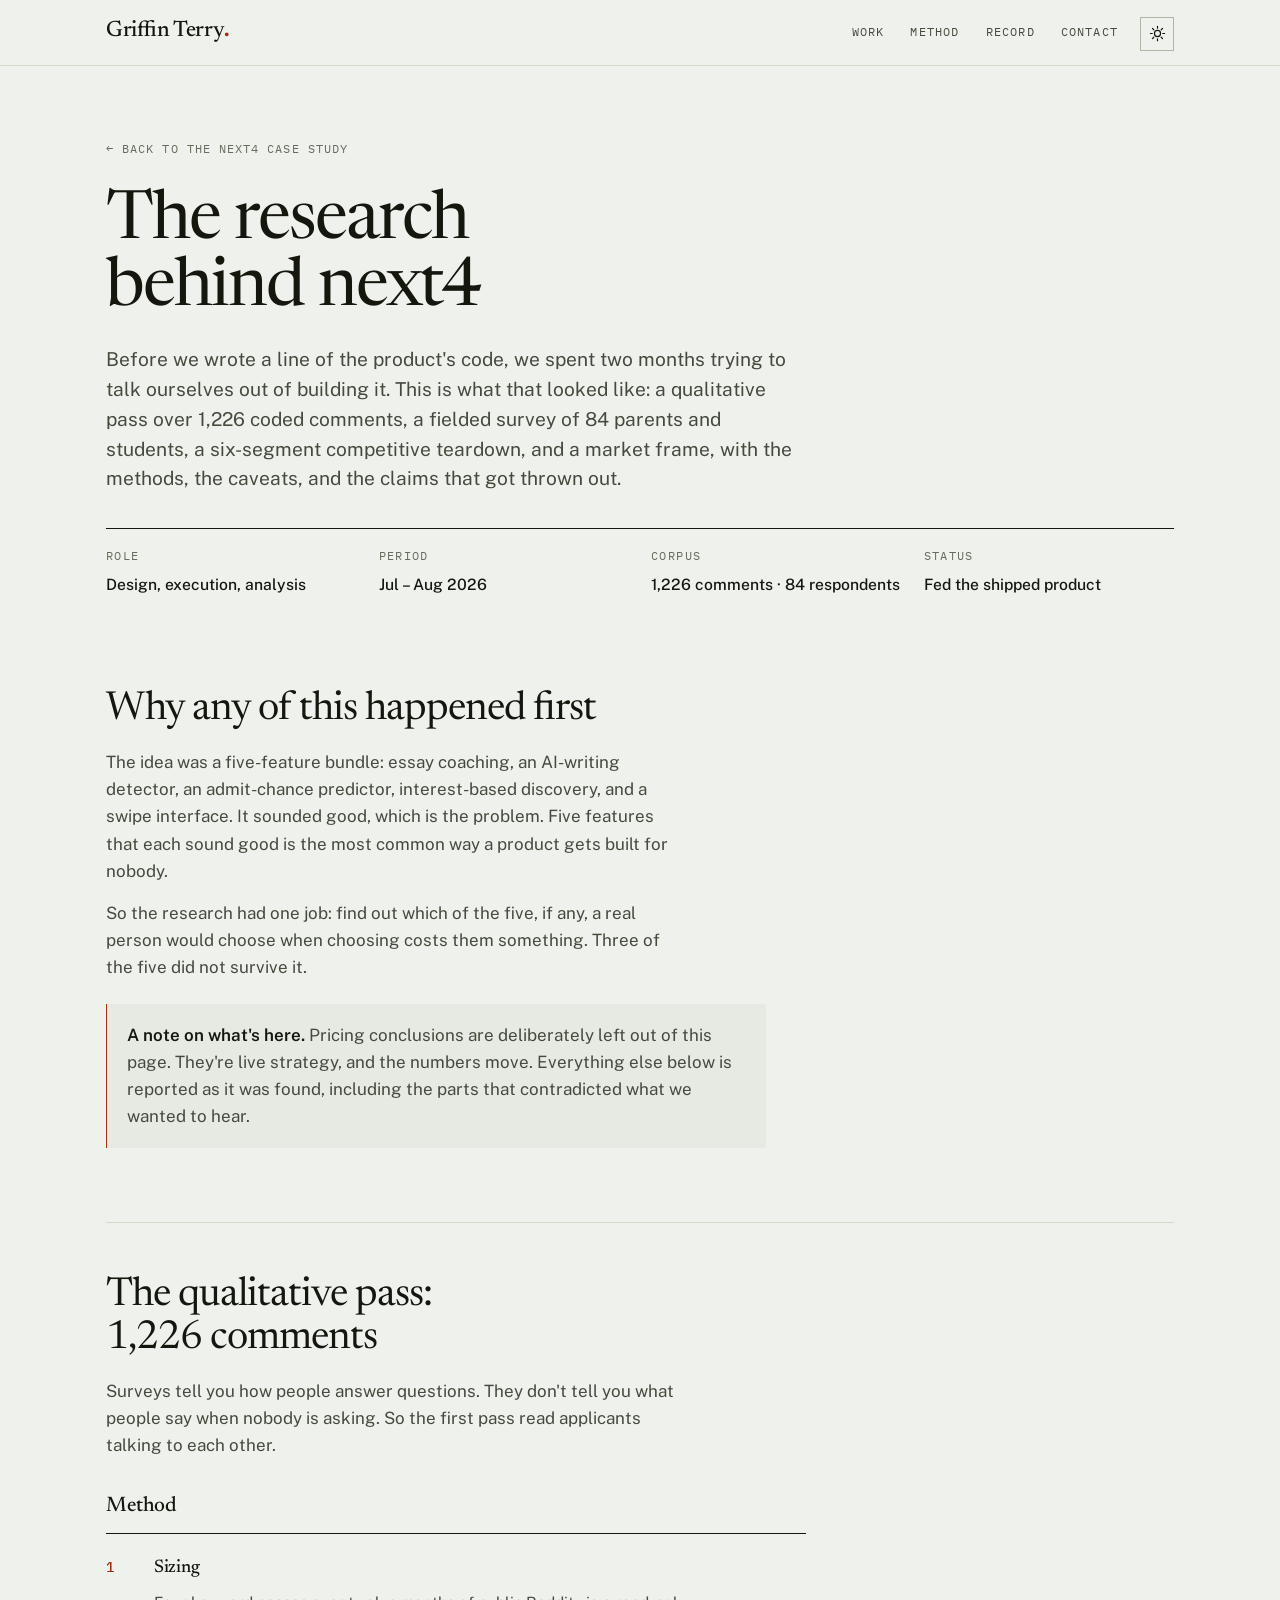
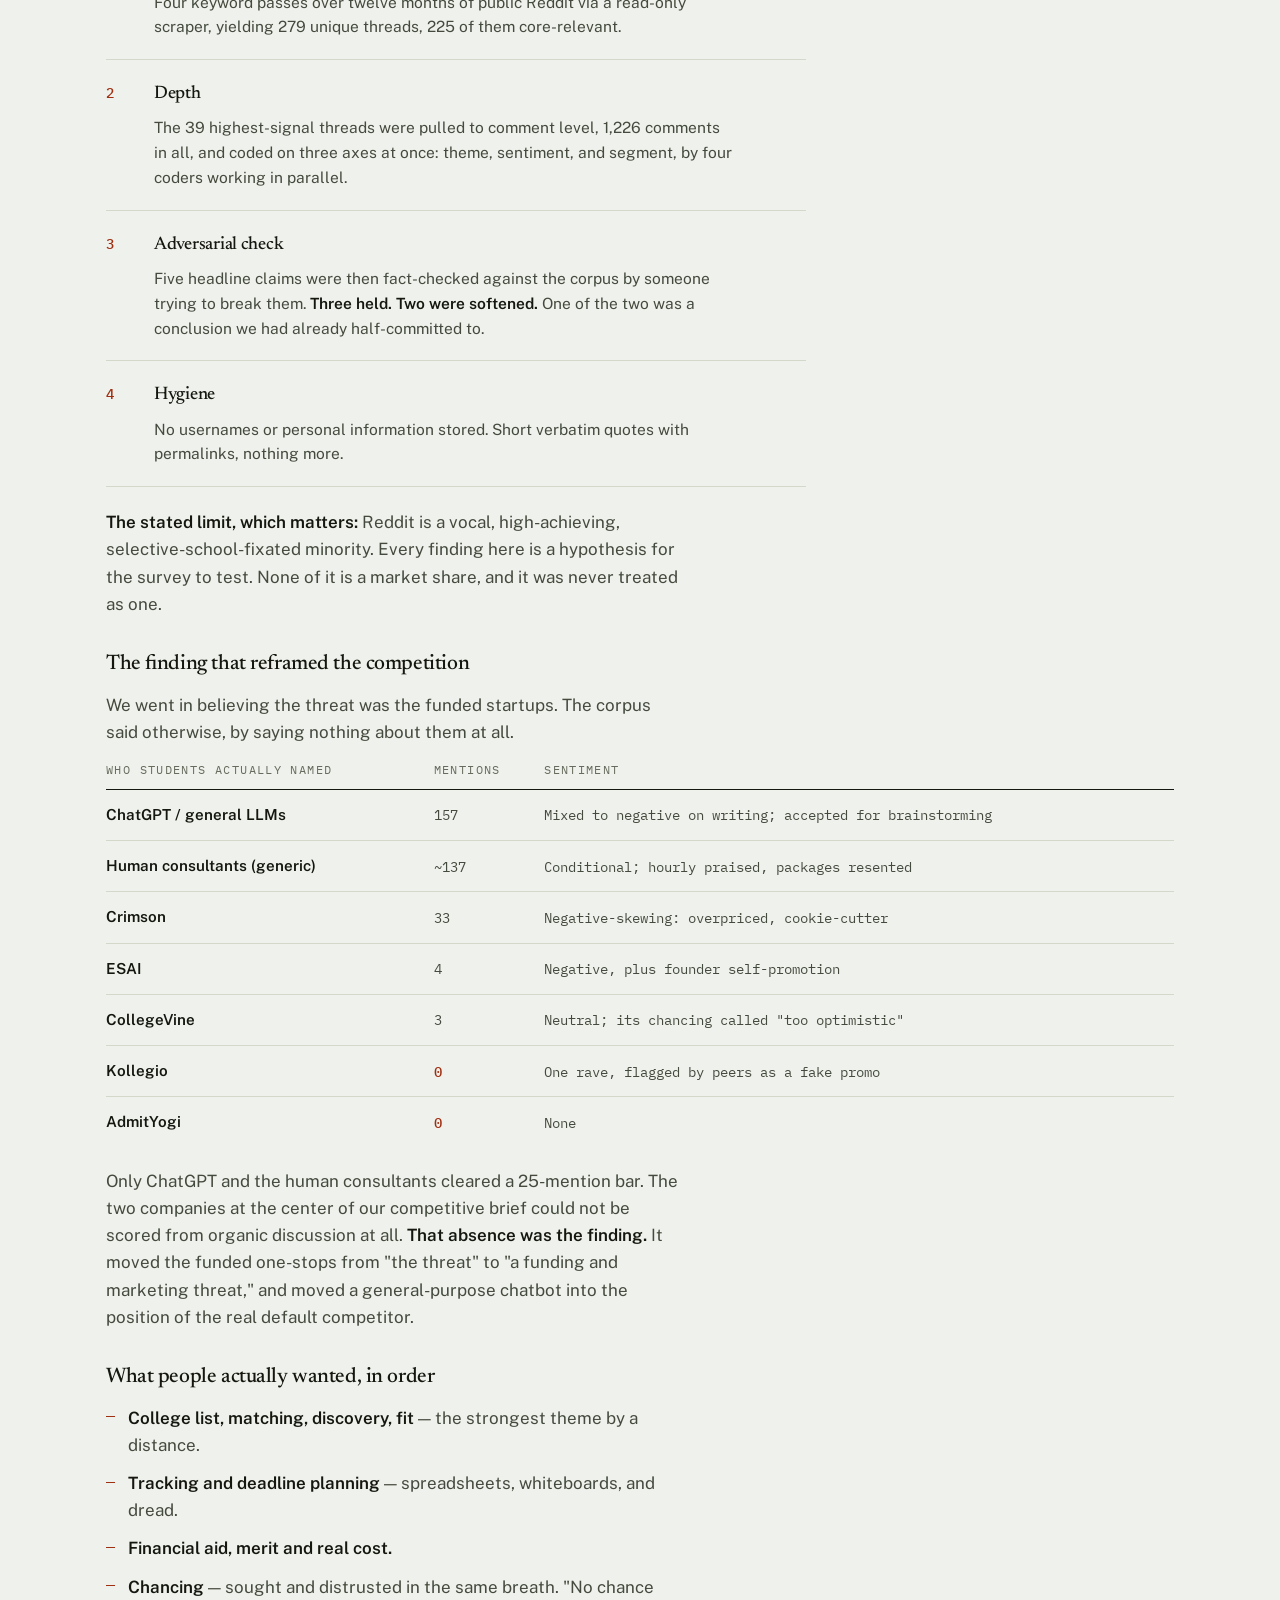
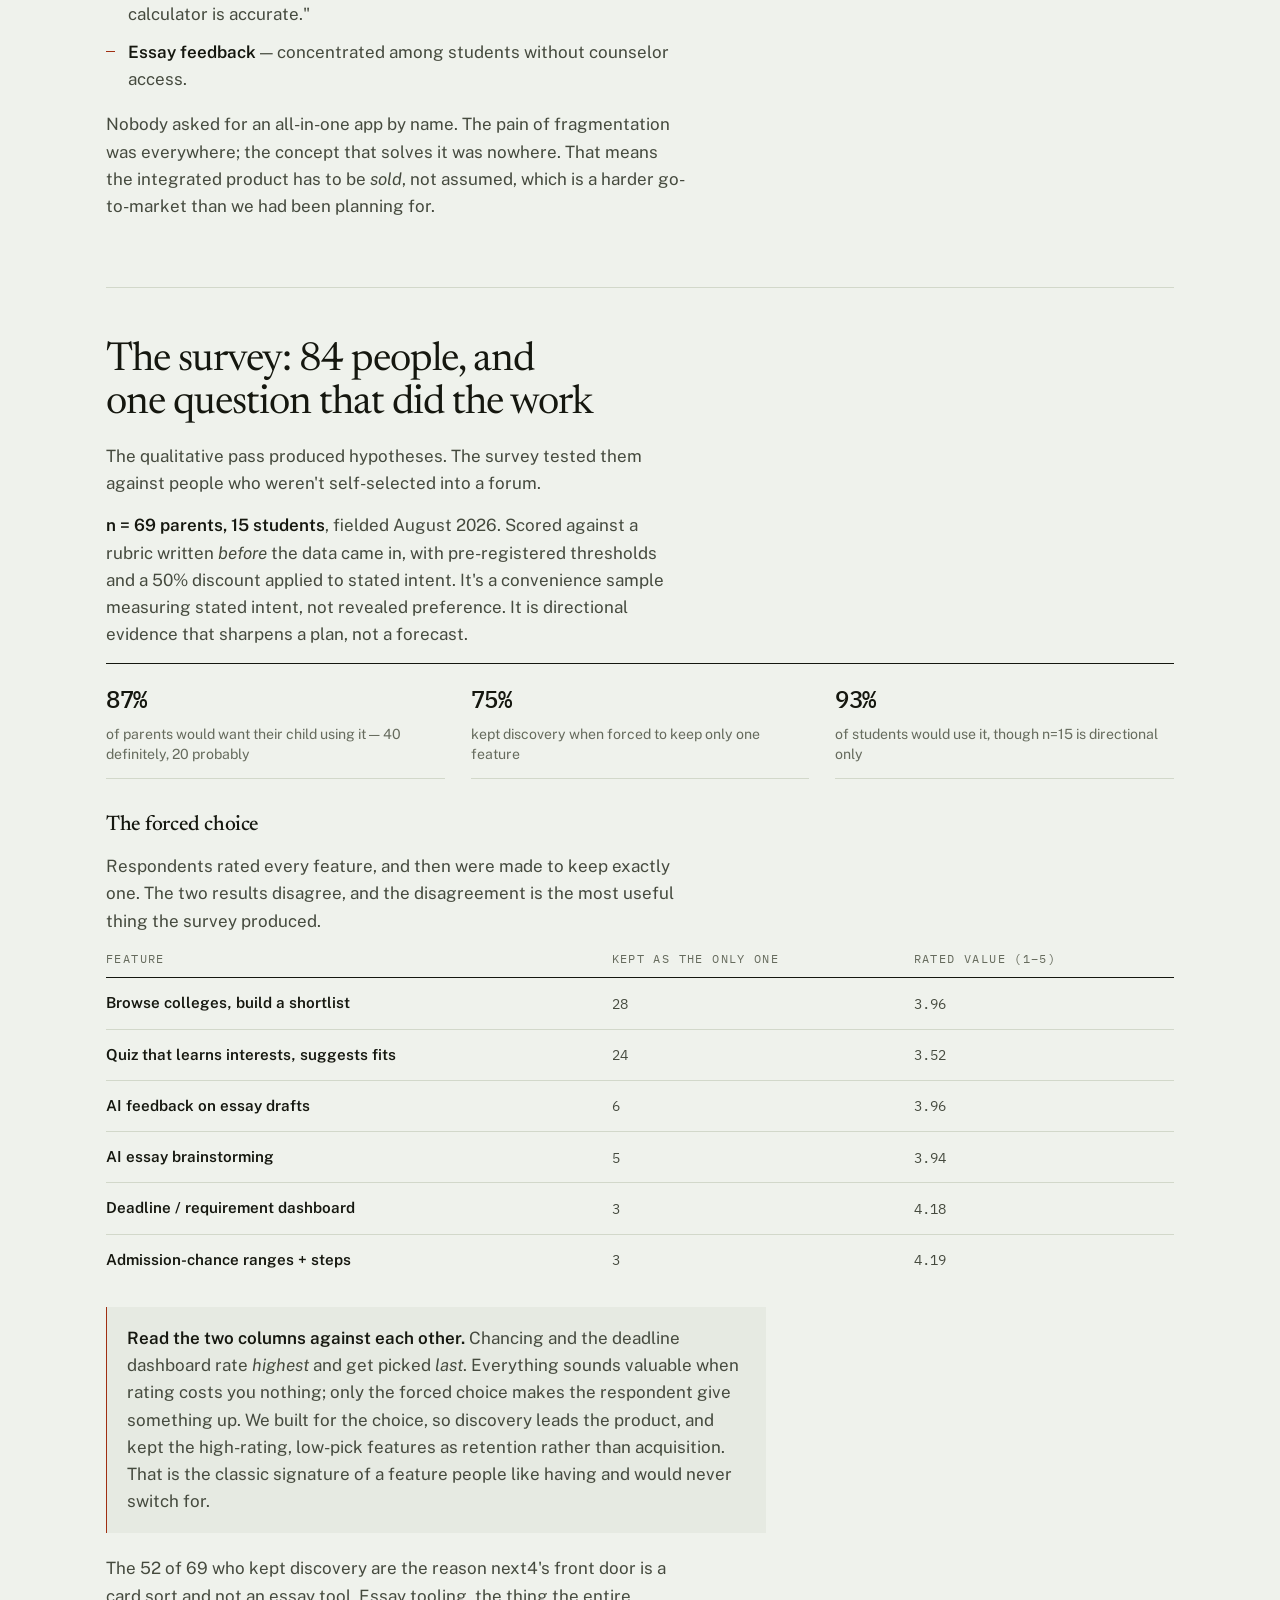
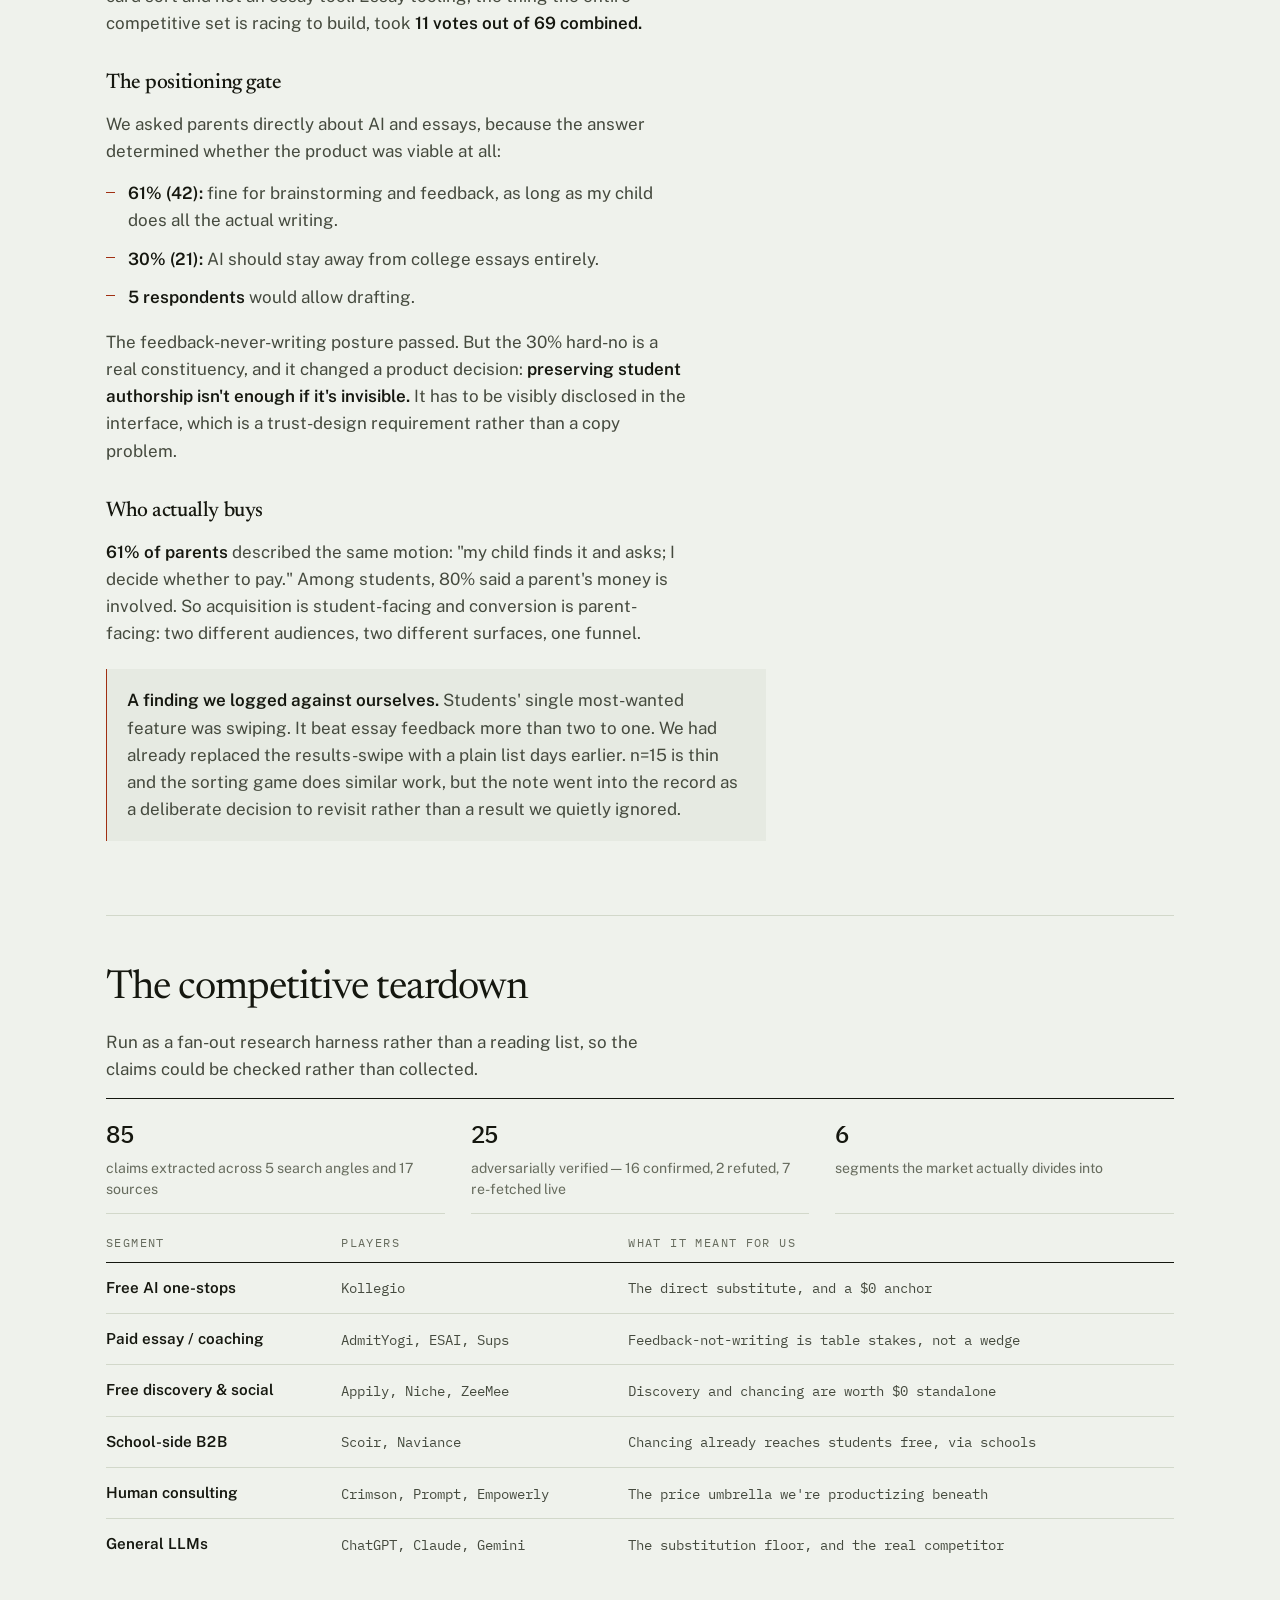
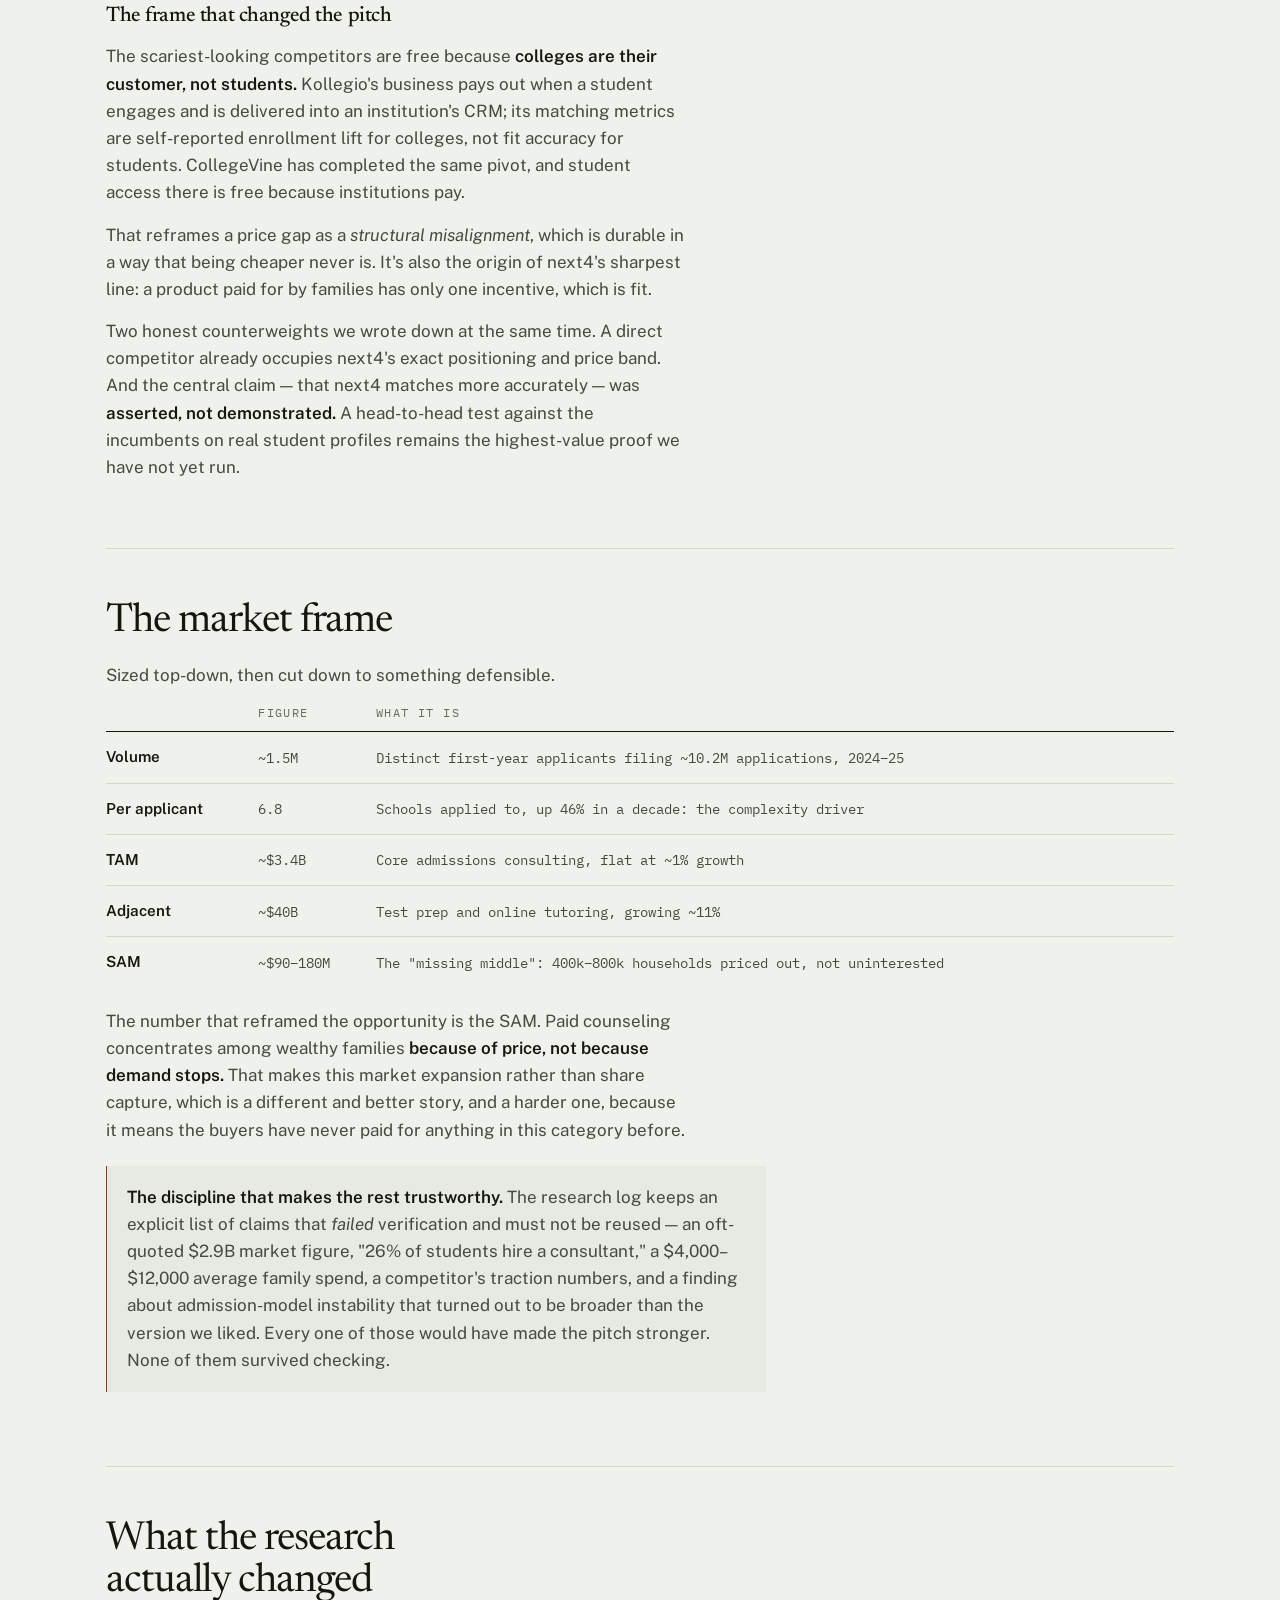
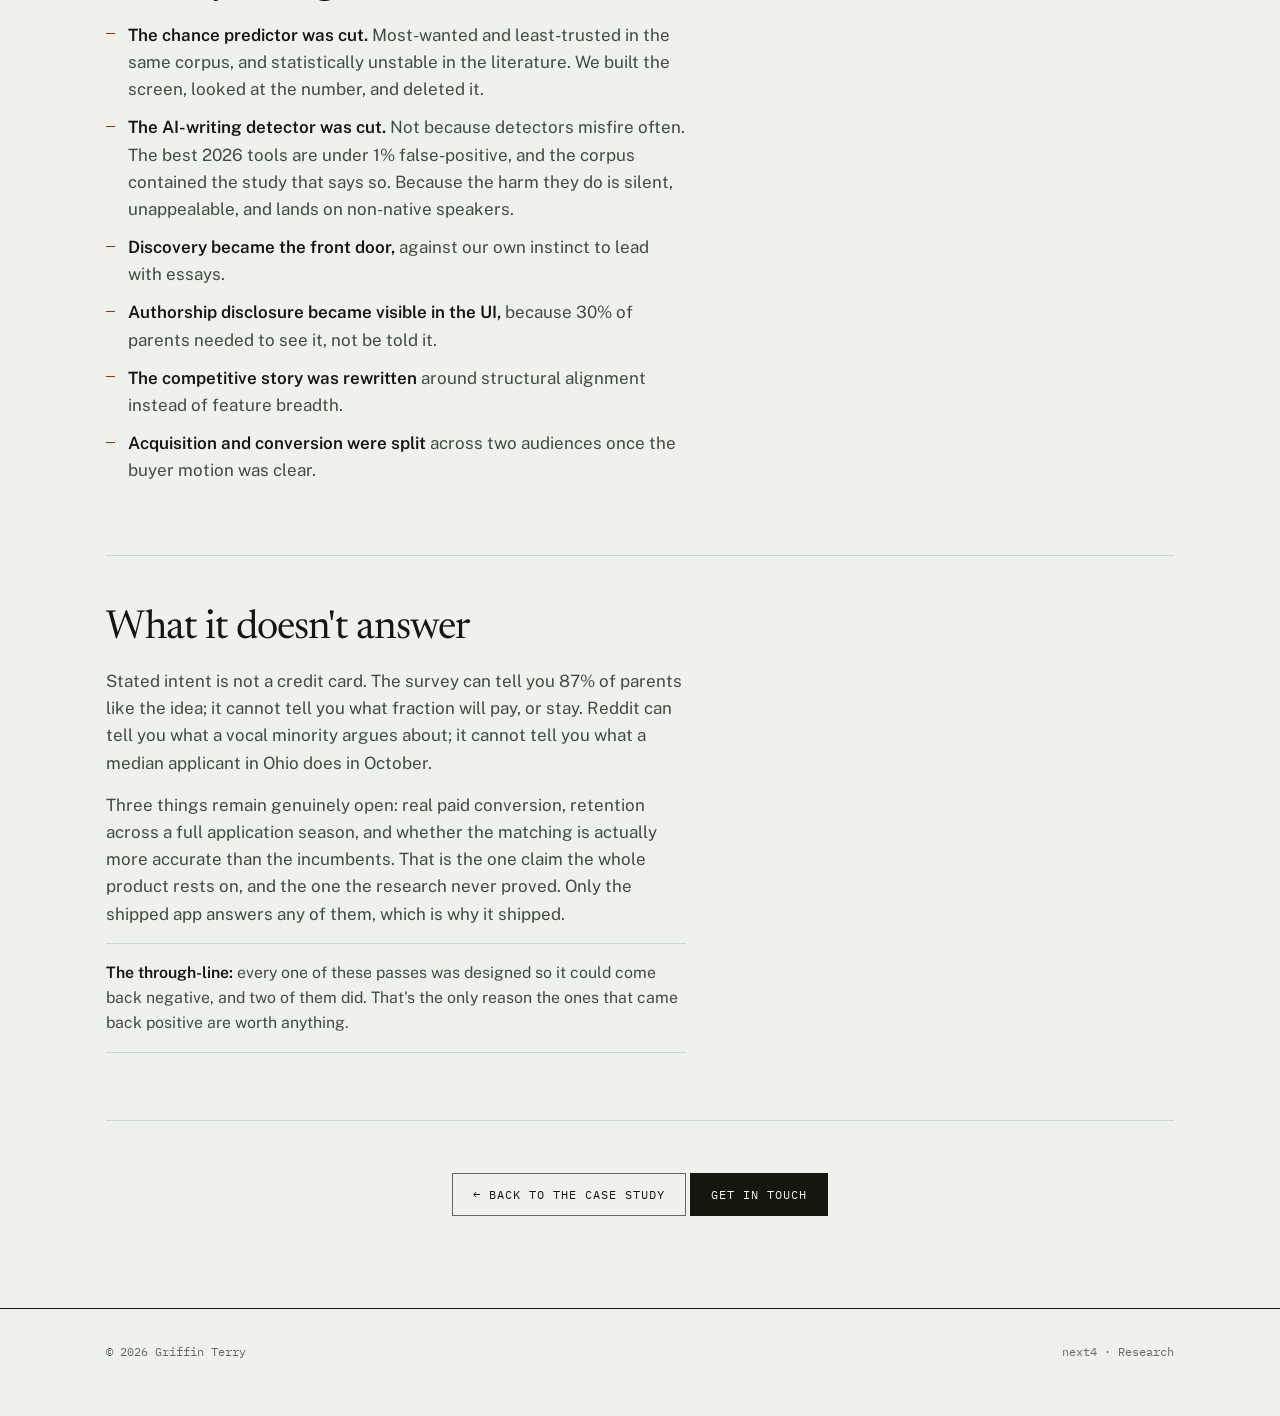
<file: projects/next4-research.html>
<!DOCTYPE html>
<html lang="en">
<head>
<meta charset="UTF-8" />
<meta name="viewport" content="width=device-width, initial-scale=1.0" />
<title>next4: The Research · Griffin Terry</title>
<meta name="description" content="The demand, competitive and market research behind next4: 1,226 coded Reddit comments, an 84-person survey, and a six-segment competitive teardown, with the methods and the limits." />
<link rel="preconnect" href="https://fonts.googleapis.com" />
<link rel="preconnect" href="https://fonts.gstatic.com" crossorigin />
<link href="https://fonts.googleapis.com/css2?family=Newsreader:ital,opsz,wght@0,6..72,300..700;1,6..72,400..600&family=Public+Sans:ital,wght@0,400..700;1,400&family=IBM+Plex+Mono:wght@400;500;600&display=swap" rel="stylesheet" />
<link rel="stylesheet" href="../record.css" />
<script>
  // Applied before paint: a stored choice wins, otherwise the OS decides.
  try {
    var t = localStorage.getItem('theme');
    if (t === 'dark' || t === 'light') document.documentElement.setAttribute('data-theme', t);
  } catch (e) {}
</script>
</head>
<body>

<header class="masthead">
  <div class="masthead__in">
    <a class="wordmark" href="../index.html">Griffin Terry<i>.</i></a>
    <div class="masthead__right">
      <nav>
        <a href="../index.html#work">Work</a>
        <a href="../index.html#method">Method</a>
        <a href="../index.html#record">Record</a>
        <a href="../index.html#contact">Contact</a>
      </nav>
      <button class="themetoggle" type="button" aria-label="Switch to dark theme">
        <svg class="i-sun" viewBox="0 0 20 20" fill="none" stroke="currentColor" stroke-width="1.4" stroke-linecap="round" aria-hidden="true">
          <circle cx="10" cy="10" r="3.6"/>
          <path d="M10 1.6v2.2M10 16.2v2.2M18.4 10h-2.2M3.8 10H1.6M15.94 4.06l-1.56 1.56M5.62 14.38l-1.56 1.56M15.94 15.94l-1.56-1.56M5.62 5.62L4.06 4.06"/>
        </svg>
        <svg class="i-moon" viewBox="0 0 20 20" fill="none" stroke="currentColor" stroke-width="1.4" stroke-linecap="round" stroke-linejoin="round" aria-hidden="true">
          <path d="M16.5 11.75A7 7 0 0 1 8.25 3.5a7 7 0 1 0 8.25 8.25Z"/>
        </svg>
      </button>
      <button class="navtoggle" aria-label="Menu" aria-expanded="false">
        <svg width="22" height="22" viewBox="0 0 22 22" fill="none" stroke="currentColor" stroke-width="1.4" aria-hidden="true"><path d="M3 6.5h16M3 11h16M3 15.5h16"/></svg>
      </button>
    </div>
  </div>
</header>

<main>
  <section class="case-hero">
    <div class="container">
      <a href="next4.html" class="backlink">← Back to the next4 case study</a>
      <h1>The research behind next4</h1>
      <p class="lead">Before we wrote a line of the product's code, we spent two months trying to talk ourselves out of building it. This is what that looked like: a qualitative pass over 1,226 coded comments, a fielded survey of 84 parents and students, a six-segment competitive teardown, and a market frame, with the methods, the caveats, and the claims that got thrown out.</p>
      <div class="case-meta">
        <div><span>Role</span><b>Design, execution, analysis</b></div>
        <div><span>Period</span><b>Jul – Aug 2026</b></div>
        <div><span>Corpus</span><b>1,226 comments · 84 respondents</b></div>
        <div><span>Status</span><b>Fed the shipped product</b></div>
      </div>
    </div>
  </section>

  <div class="case-body">
    <div class="container">

      <section class="case-section">
        <h2>Why any of this happened first</h2>
        <p>The idea was a five-feature bundle: essay coaching, an AI-writing detector, an admit-chance predictor, interest-based discovery, and a swipe interface. It sounded good, which is the problem. Five features that each sound good is the most common way a product gets built for nobody.</p>
        <p>So the research had one job: find out which of the five, if any, a real person would choose when choosing costs them something. Three of the five did not survive it.</p>
        <div class="callout">
          <b>A note on what's here.</b> Pricing conclusions are deliberately left out of this page. They're live strategy, and the numbers move. Everything else below is reported as it was found, including the parts that contradicted what we wanted to hear.
        </div>
      </section>

      <section class="case-section">
        <h2>The qualitative pass: 1,226 comments</h2>
        <p>Surveys tell you how people answer questions. They don't tell you what people say when nobody is asking. So the first pass read applicants talking to each other.</p>

        <h3>Method</h3>
        <div class="flow">
          <div class="flow__step"><b>1</b><div>
            <h4>Sizing</h4>
            <p>Four keyword passes over twelve months of public Reddit via a read-only scraper, yielding 279 unique threads, 225 of them core-relevant.</p>
          </div></div>
          <div class="flow__step"><b>2</b><div>
            <h4>Depth</h4>
            <p>The 39 highest-signal threads were pulled to comment level, 1,226 comments in all, and coded on three axes at once: theme, sentiment, and segment, by four coders working in parallel.</p>
          </div></div>
          <div class="flow__step"><b>3</b><div>
            <h4>Adversarial check</h4>
            <p>Five headline claims were then fact-checked against the corpus by someone trying to break them. <strong>Three held. Two were softened.</strong> One of the two was a conclusion we had already half-committed to.</p>
          </div></div>
          <div class="flow__step"><b>4</b><div>
            <h4>Hygiene</h4>
            <p>No usernames or personal information stored. Short verbatim quotes with permalinks, nothing more.</p>
          </div></div>
        </div>
        <p><strong>The stated limit, which matters:</strong> Reddit is a vocal, high-achieving, selective-school-fixated minority. Every finding here is a hypothesis for the survey to test. None of it is a market share, and it was never treated as one.</p>

        <h3>The finding that reframed the competition</h3>
        <p>We went in believing the threat was the funded startups. The corpus said otherwise, by saying nothing about them at all.</p>
        <div class="tablewrap">
          <table class="figures">
            <thead><tr><th>Who students actually named</th><th>Mentions</th><th>Sentiment</th></tr></thead>
            <tbody>
              <tr><td class="rowlabel">ChatGPT / general LLMs</td><td>157</td><td>Mixed to negative on writing; accepted for brainstorming</td></tr>
              <tr><td class="rowlabel">Human consultants (generic)</td><td>~137</td><td>Conditional; hourly praised, packages resented</td></tr>
              <tr><td class="rowlabel">Crimson</td><td>33</td><td>Negative-skewing: overpriced, cookie-cutter</td></tr>
              <tr><td class="rowlabel">ESAI</td><td>4</td><td>Negative, plus founder self-promotion</td></tr>
              <tr><td class="rowlabel">CollegeVine</td><td>3</td><td>Neutral; its chancing called "too optimistic"</td></tr>
              <tr><td class="rowlabel">Kollegio</td><td class="em">0</td><td>One rave, flagged by peers as a fake promo</td></tr>
              <tr><td class="rowlabel">AdmitYogi</td><td class="em">0</td><td>None</td></tr>
            </tbody>
          </table>
        </div>
        <p>Only ChatGPT and the human consultants cleared a 25-mention bar. The two companies at the center of our competitive brief could not be scored from organic discussion at all. <strong>That absence was the finding.</strong> It moved the funded one-stops from "the threat" to "a funding and marketing threat," and moved a general-purpose chatbot into the position of the real default competitor.</p>

        <h3>What people actually wanted, in order</h3>
        <ul>
          <li><strong>College list, matching, discovery, fit</strong> — the strongest theme by a distance.</li>
          <li><strong>Tracking and deadline planning</strong> — spreadsheets, whiteboards, and dread.</li>
          <li><strong>Financial aid, merit and real cost.</strong></li>
          <li><strong>Chancing</strong> — sought and distrusted in the same breath. "No chance calculator is accurate."</li>
          <li><strong>Essay feedback</strong> — concentrated among students without counselor access.</li>
        </ul>
        <p>Nobody asked for an all-in-one app by name. The pain of fragmentation was everywhere; the concept that solves it was nowhere. That means the integrated product has to be <em>sold</em>, not assumed, which is a harder go-to-market than we had been planning for.</p>
      </section>

      <section class="case-section">
        <h2>The survey: 84 people, and one question that did the work</h2>
        <p>The qualitative pass produced hypotheses. The survey tested them against people who weren't self-selected into a forum.</p>
        <p><strong>n = 69 parents, 15 students</strong>, fielded August 2026. Scored against a rubric written <em>before</em> the data came in, with pre-registered thresholds and a 50% discount applied to stated intent. It's a convenience sample measuring stated intent, not revealed preference. It is directional evidence that sharpens a plan, not a forecast.</p>

        <div class="stats">
          <div class="stat"><b>87%</b><span>of parents would want their child using it — 40 definitely, 20 probably</span></div>
          <div class="stat"><b>75%</b><span>kept discovery when forced to keep only one feature</span></div>
          <div class="stat"><b>93%</b><span>of students would use it, though n=15 is directional only</span></div>
        </div>

        <h3>The forced choice</h3>
        <p>Respondents rated every feature, and then were made to keep exactly one. The two results disagree, and the disagreement is the most useful thing the survey produced.</p>
        <div class="tablewrap">
          <table class="figures">
            <thead><tr><th>Feature</th><th>Kept as the only one</th><th>Rated value (1–5)</th></tr></thead>
            <tbody>
              <tr><td class="rowlabel">Browse colleges, build a shortlist</td><td>28</td><td>3.96</td></tr>
              <tr><td class="rowlabel">Quiz that learns interests, suggests fits</td><td>24</td><td>3.52</td></tr>
              <tr><td class="rowlabel">AI feedback on essay drafts</td><td>6</td><td>3.96</td></tr>
              <tr><td class="rowlabel">AI essay brainstorming</td><td>5</td><td>3.94</td></tr>
              <tr><td class="rowlabel">Deadline / requirement dashboard</td><td>3</td><td>4.18</td></tr>
              <tr><td class="rowlabel">Admission-chance ranges + steps</td><td>3</td><td>4.19</td></tr>
            </tbody>
          </table>
        </div>
        <div class="callout">
          <b>Read the two columns against each other.</b> Chancing and the deadline dashboard rate <em>highest</em> and get picked <em>last</em>. Everything sounds valuable when rating costs you nothing; only the forced choice makes the respondent give something up. We built for the choice, so discovery leads the product, and kept the high-rating, low-pick features as retention rather than acquisition. That is the classic signature of a feature people like having and would never switch for.
        </div>
        <p>The 52 of 69 who kept discovery are the reason next4's front door is a card sort and not an essay tool. Essay tooling, the thing the entire competitive set is racing to build, took <strong>11 votes out of 69 combined.</strong></p>

        <h3>The positioning gate</h3>
        <p>We asked parents directly about AI and essays, because the answer determined whether the product was viable at all:</p>
        <ul>
          <li><strong>61% (42):</strong> fine for brainstorming and feedback, as long as my child does all the actual writing.</li>
          <li><strong>30% (21):</strong> AI should stay away from college essays entirely.</li>
          <li><strong>5 respondents</strong> would allow drafting.</li>
        </ul>
        <p>The feedback-never-writing posture passed. But the 30% hard-no is a real constituency, and it changed a product decision: <strong>preserving student authorship isn't enough if it's invisible.</strong> It has to be visibly disclosed in the interface, which is a trust-design requirement rather than a copy problem.</p>

        <h3>Who actually buys</h3>
        <p><strong>61% of parents</strong> described the same motion: "my child finds it and asks; I decide whether to pay." Among students, 80% said a parent's money is involved. So acquisition is student-facing and conversion is parent-facing: two different audiences, two different surfaces, one funnel.</p>

        <div class="callout">
          <b>A finding we logged against ourselves.</b> Students' single most-wanted feature was swiping. It beat essay feedback more than two to one. We had already replaced the results-swipe with a plain list days earlier. n=15 is thin and the sorting game does similar work, but the note went into the record as a deliberate decision to revisit rather than a result we quietly ignored.
        </div>
      </section>

      <section class="case-section">
        <h2>The competitive teardown</h2>
        <p>Run as a fan-out research harness rather than a reading list, so the claims could be checked rather than collected.</p>
        <div class="stats">
          <div class="stat"><b>85</b><span>claims extracted across 5 search angles and 17 sources</span></div>
          <div class="stat"><b>25</b><span>adversarially verified — 16 confirmed, 2 refuted, 7 re-fetched live</span></div>
          <div class="stat"><b>6</b><span>segments the market actually divides into</span></div>
        </div>

        <div class="tablewrap">
          <table class="figures">
            <thead><tr><th>Segment</th><th>Players</th><th>What it meant for us</th></tr></thead>
            <tbody>
              <tr><td class="rowlabel">Free AI one-stops</td><td>Kollegio</td><td>The direct substitute, and a $0 anchor</td></tr>
              <tr><td class="rowlabel">Paid essay / coaching</td><td>AdmitYogi, ESAI, Sups</td><td>Feedback-not-writing is table stakes, not a wedge</td></tr>
              <tr><td class="rowlabel">Free discovery &amp; social</td><td>Appily, Niche, ZeeMee</td><td>Discovery and chancing are worth $0 standalone</td></tr>
              <tr><td class="rowlabel">School-side B2B</td><td>Scoir, Naviance</td><td>Chancing already reaches students free, via schools</td></tr>
              <tr><td class="rowlabel">Human consulting</td><td>Crimson, Prompt, Empowerly</td><td>The price umbrella we're productizing beneath</td></tr>
              <tr><td class="rowlabel">General LLMs</td><td>ChatGPT, Claude, Gemini</td><td>The substitution floor, and the real competitor</td></tr>
            </tbody>
          </table>
        </div>

        <h3>The frame that changed the pitch</h3>
        <p>The scariest-looking competitors are free because <strong>colleges are their customer, not students.</strong> Kollegio's business pays out when a student engages and is delivered into an institution's CRM; its matching metrics are self-reported enrollment lift for colleges, not fit accuracy for students. CollegeVine has completed the same pivot, and student access there is free because institutions pay.</p>
        <p>That reframes a price gap as a <em>structural misalignment</em>, which is durable in a way that being cheaper never is. It's also the origin of next4's sharpest line: a product paid for by families has only one incentive, which is fit.</p>
        <p>Two honest counterweights we wrote down at the same time. A direct competitor already occupies next4's exact positioning and price band. And the central claim — that next4 matches more accurately — was <strong>asserted, not demonstrated.</strong> A head-to-head test against the incumbents on real student profiles remains the highest-value proof we have not yet run.</p>
      </section>

      <section class="case-section">
        <h2>The market frame</h2>
        <p>Sized top-down, then cut down to something defensible.</p>
        <div class="tablewrap">
          <table class="figures">
            <thead><tr><th></th><th>Figure</th><th>What it is</th></tr></thead>
            <tbody>
              <tr><td class="rowlabel">Volume</td><td>~1.5M</td><td>Distinct first-year applicants filing ~10.2M applications, 2024–25</td></tr>
              <tr><td class="rowlabel">Per applicant</td><td>6.8</td><td>Schools applied to, up 46% in a decade: the complexity driver</td></tr>
              <tr><td class="rowlabel">TAM</td><td>~$3.4B</td><td>Core admissions consulting, flat at ~1% growth</td></tr>
              <tr><td class="rowlabel">Adjacent</td><td>~$40B</td><td>Test prep and online tutoring, growing ~11%</td></tr>
              <tr><td class="rowlabel">SAM</td><td>~$90–180M</td><td>The "missing middle": 400k&ndash;800k households priced out, not uninterested</td></tr>
            </tbody>
          </table>
        </div>
        <p>The number that reframed the opportunity is the SAM. Paid counseling concentrates among wealthy families <strong>because of price, not because demand stops.</strong> That makes this market expansion rather than share capture, which is a different and better story, and a harder one, because it means the buyers have never paid for anything in this category before.</p>

        <div class="callout">
          <b>The discipline that makes the rest trustworthy.</b> The research log keeps an explicit list of claims that <em>failed</em> verification and must not be reused — an oft-quoted $2.9B market figure, "26% of students hire a consultant," a $4,000&ndash;$12,000 average family spend, a competitor's traction numbers, and a finding about admission-model instability that turned out to be broader than the version we liked. Every one of those would have made the pitch stronger. None of them survived checking.
        </div>
      </section>

      <section class="case-section">
        <h2>What the research actually changed</h2>
        <ul>
          <li><strong>The chance predictor was cut.</strong> Most-wanted and least-trusted in the same corpus, and statistically unstable in the literature. We built the screen, looked at the number, and deleted it.</li>
          <li><strong>The AI-writing detector was cut.</strong> Not because detectors misfire often. The best 2026 tools are under 1% false-positive, and the corpus contained the study that says so. Because the harm they do is silent, unappealable, and lands on non-native speakers.</li>
          <li><strong>Discovery became the front door,</strong> against our own instinct to lead with essays.</li>
          <li><strong>Authorship disclosure became visible in the UI,</strong> because 30% of parents needed to see it, not be told it.</li>
          <li><strong>The competitive story was rewritten</strong> around structural alignment instead of feature breadth.</li>
          <li><strong>Acquisition and conversion were split</strong> across two audiences once the buyer motion was clear.</li>
        </ul>
      </section>

      <section class="case-section">
        <h2>What it doesn't answer</h2>
        <p>Stated intent is not a credit card. The survey can tell you 87% of parents like the idea; it cannot tell you what fraction will pay, or stay. Reddit can tell you what a vocal minority argues about; it cannot tell you what a median applicant in Ohio does in October.</p>
        <p>Three things remain genuinely open: real paid conversion, retention across a full application season, and whether the matching is actually more accurate than the incumbents. That is the one claim the whole product rests on, and the one the research never proved. Only the shipped app answers any of them, which is why it shipped.</p>
        <p class="placeholder"><b>The through-line:</b> every one of these passes was designed so it could come back negative, and two of them did. That's the only reason the ones that came back positive are worth anything.</p>
      </section>

      <section class="case-section" style="text-align:center">
        <a href="next4.html" class="btn btn--ghost">← Back to the case study</a>
        <a href="../index.html#contact" class="btn btn--primary">Get in touch</a>
      </section>

    </div>
  </div>
</main>

<footer class="colophon">
  <div class="wrap colophon__in">
    <span>© 2026 Griffin Terry</span>
    <span>next4 · Research</span>
  </div>
</footer>

<script src="../script.js"></script>
</body>
</html>
</file>
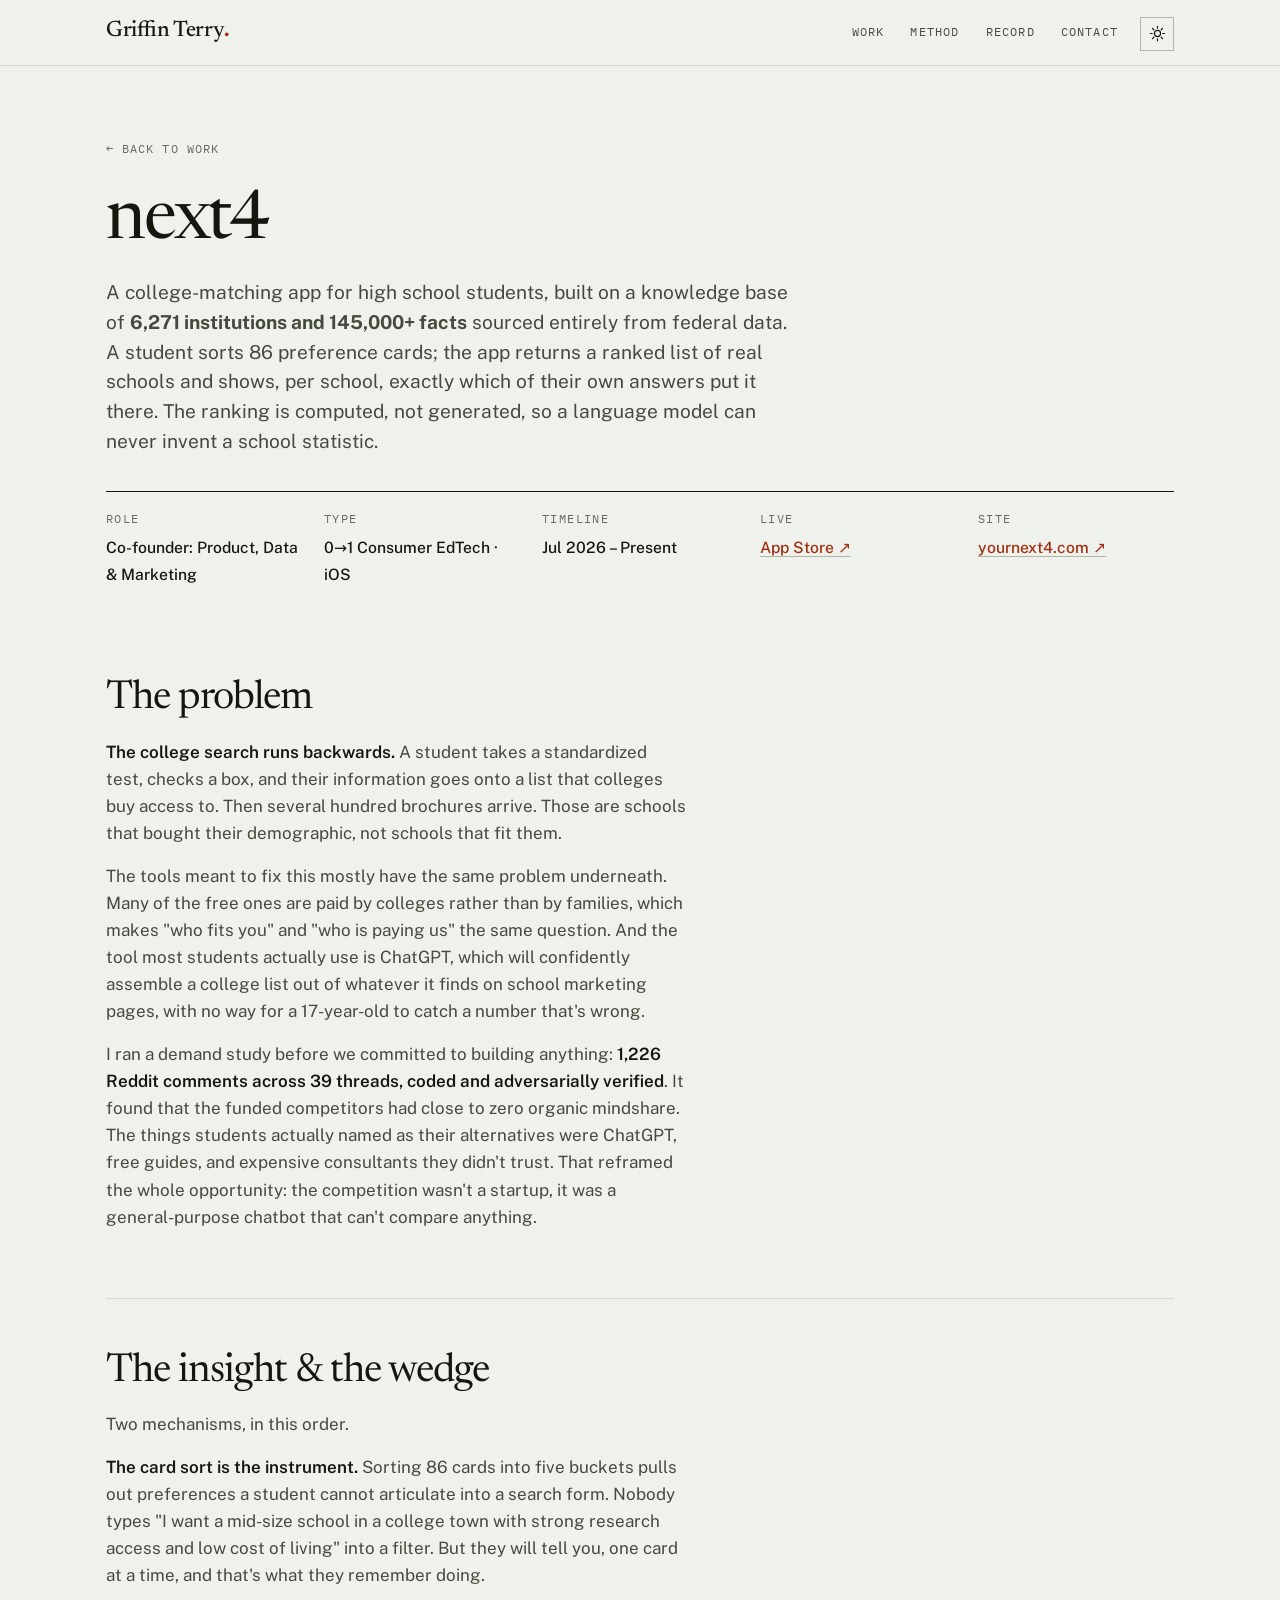
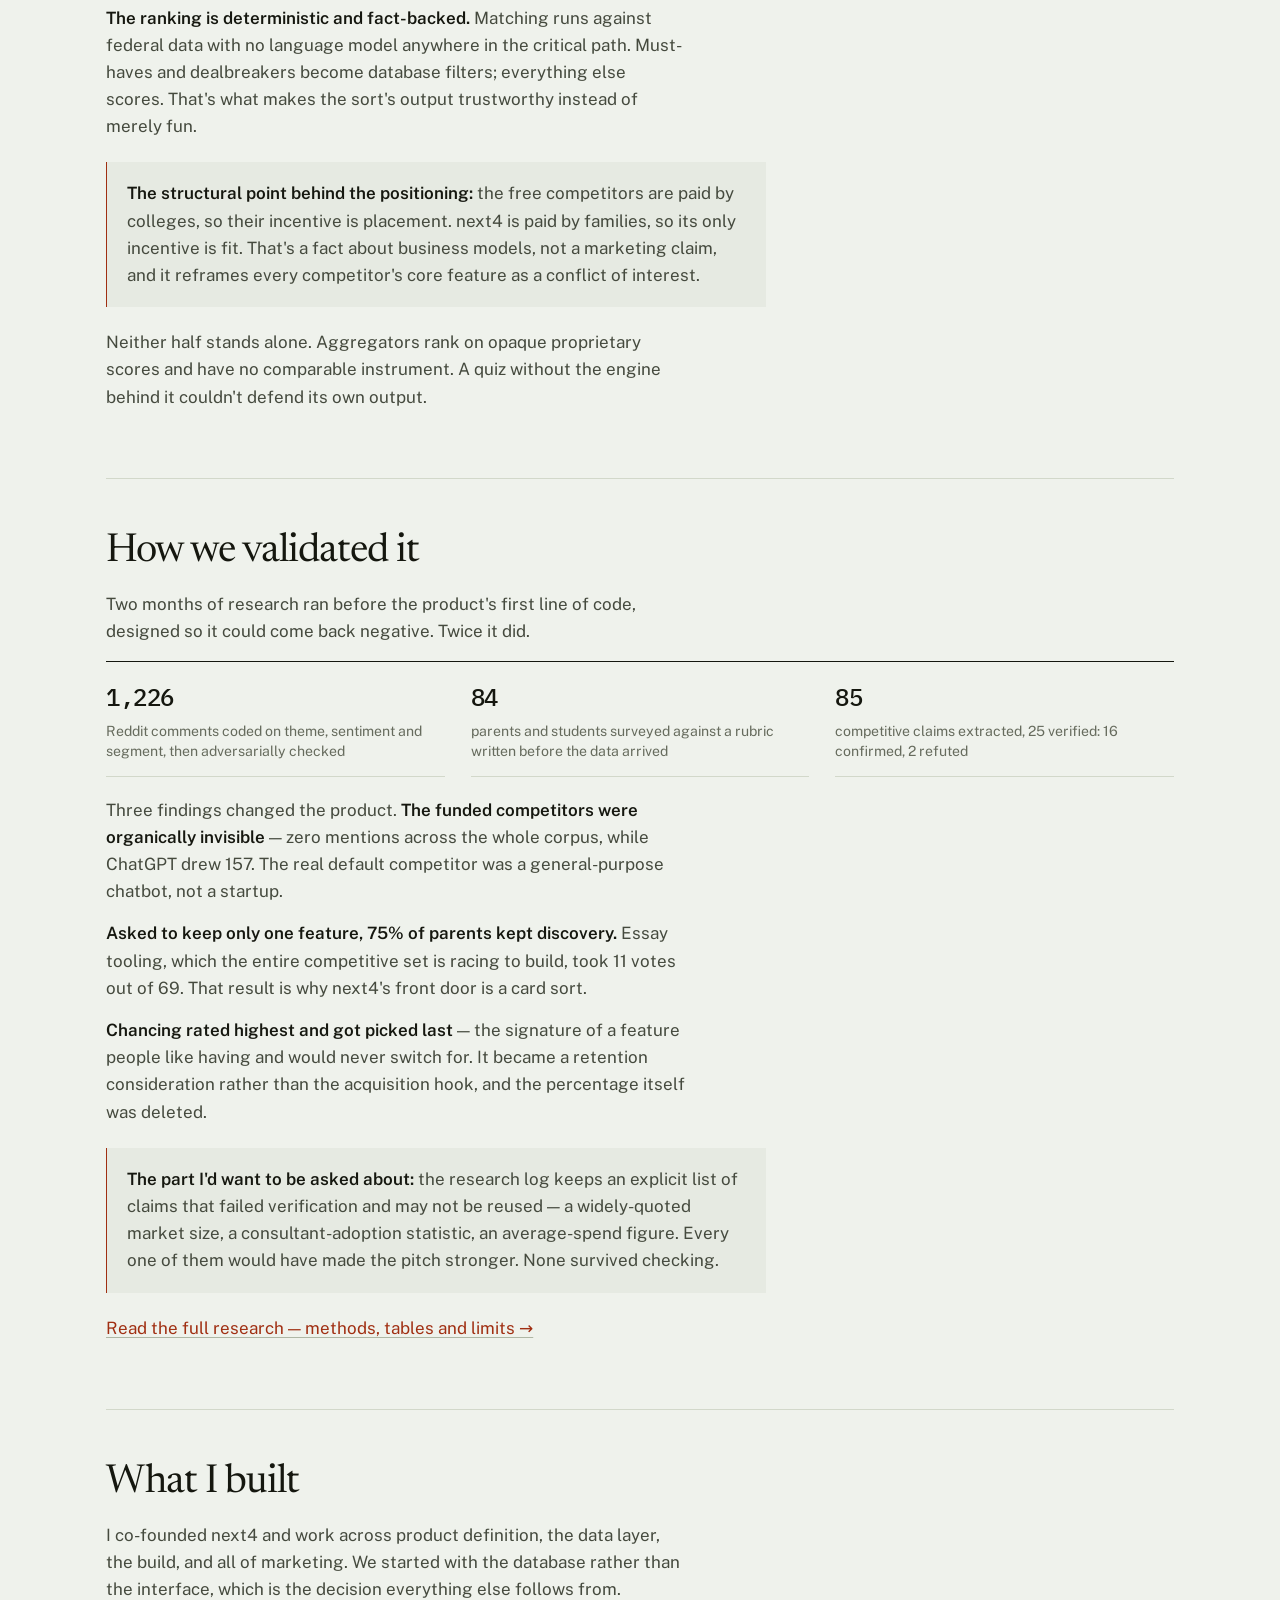
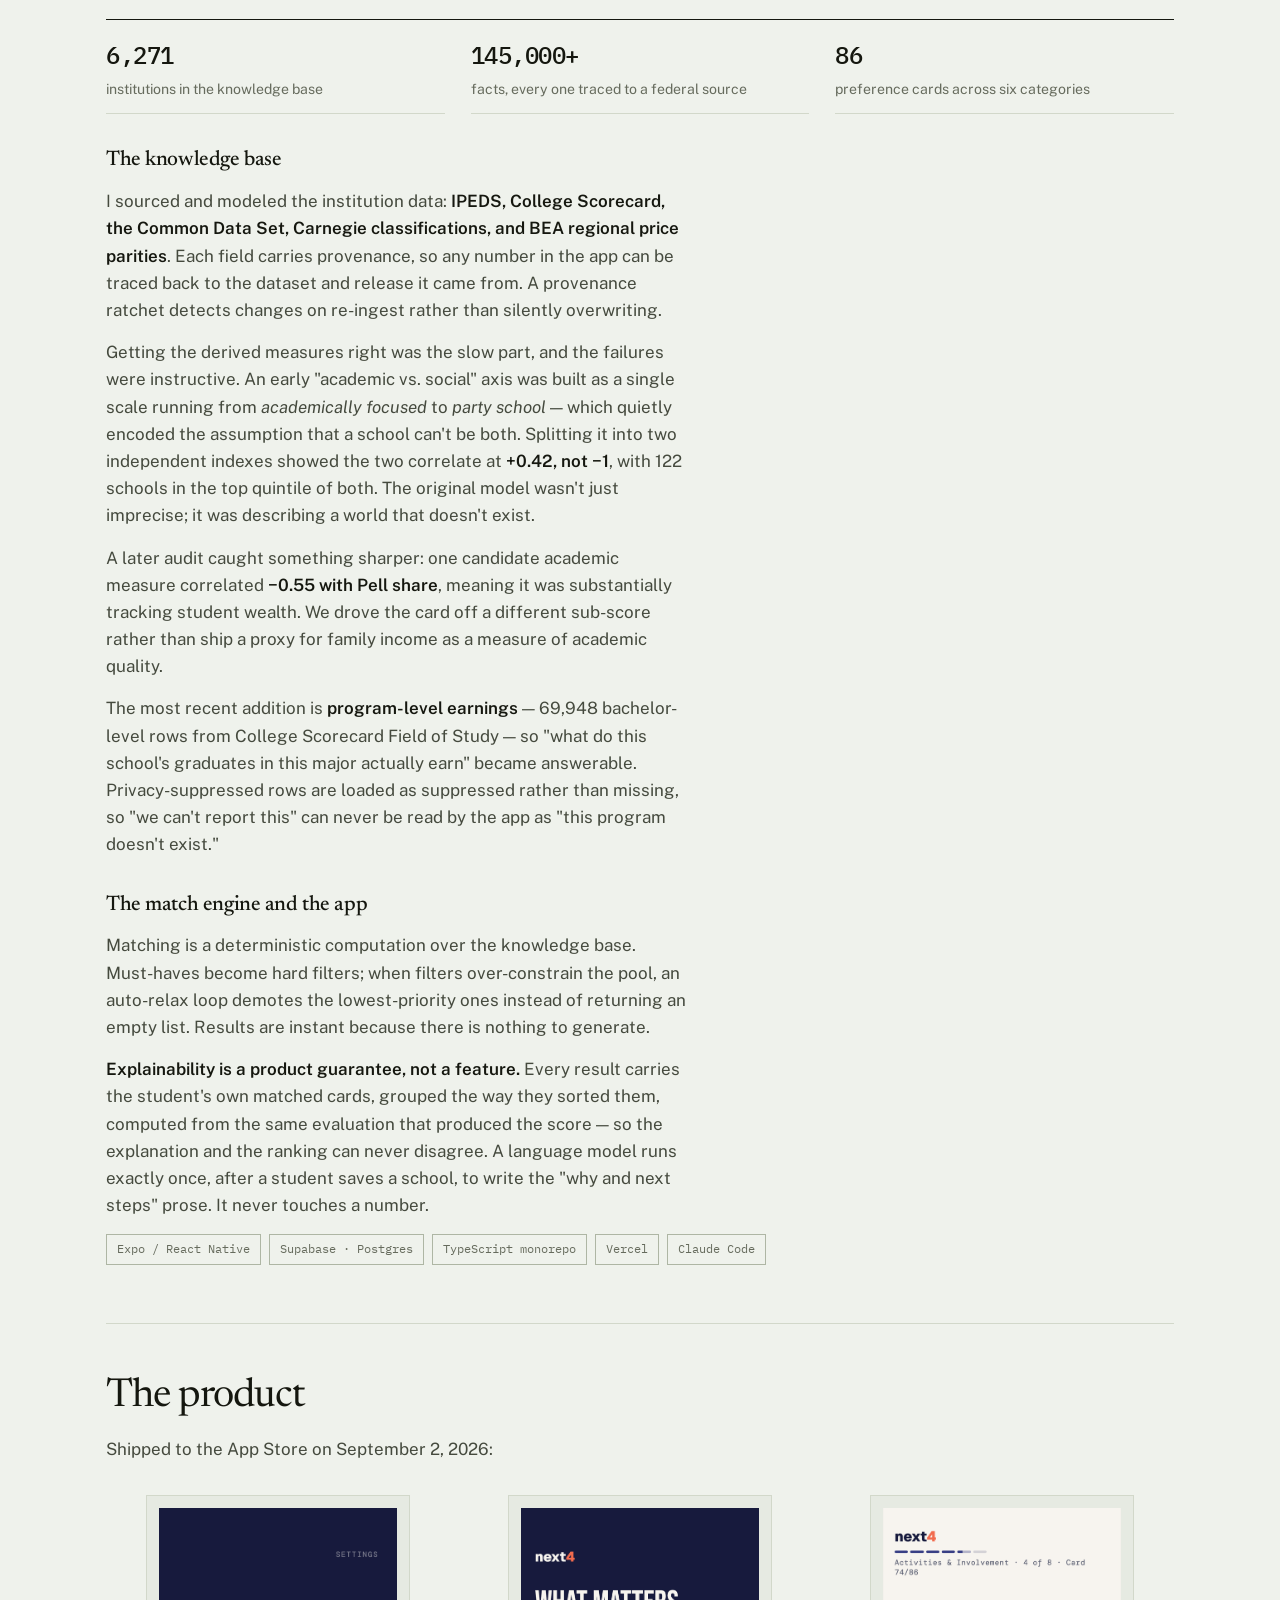
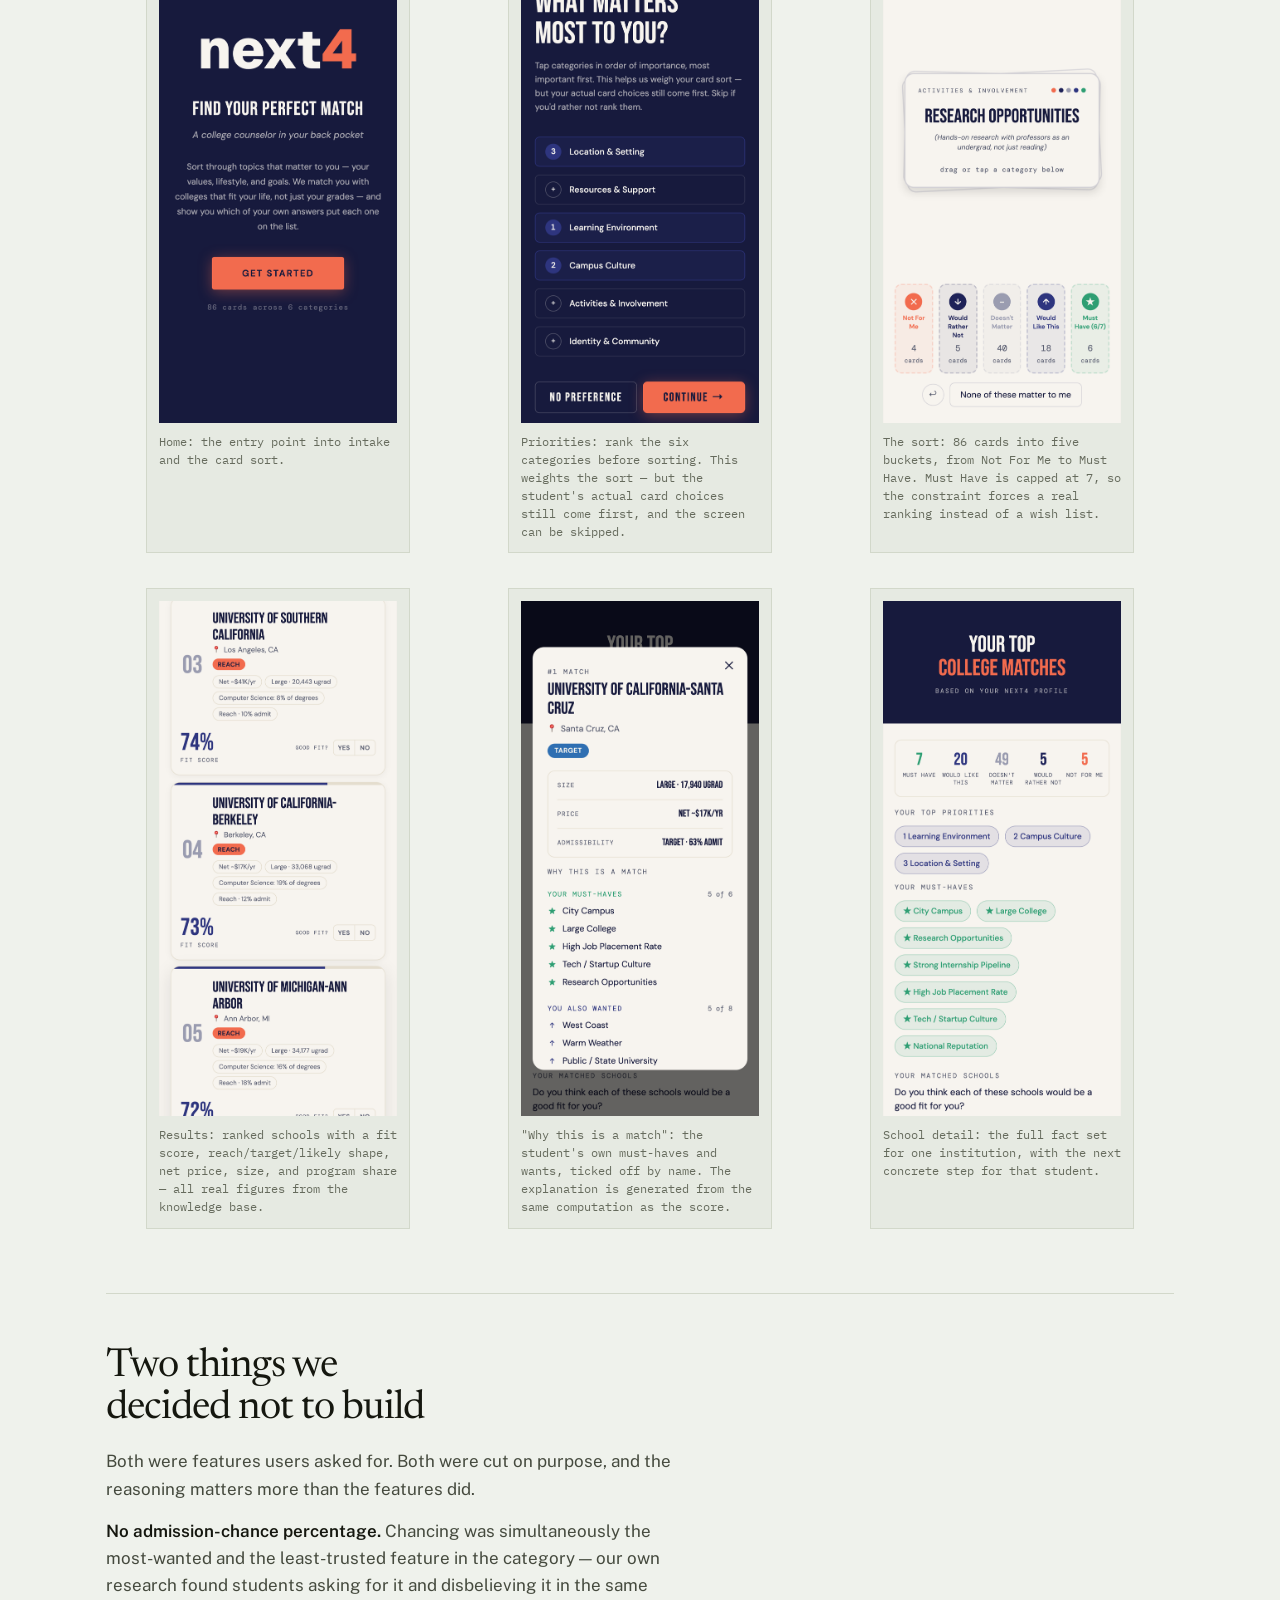
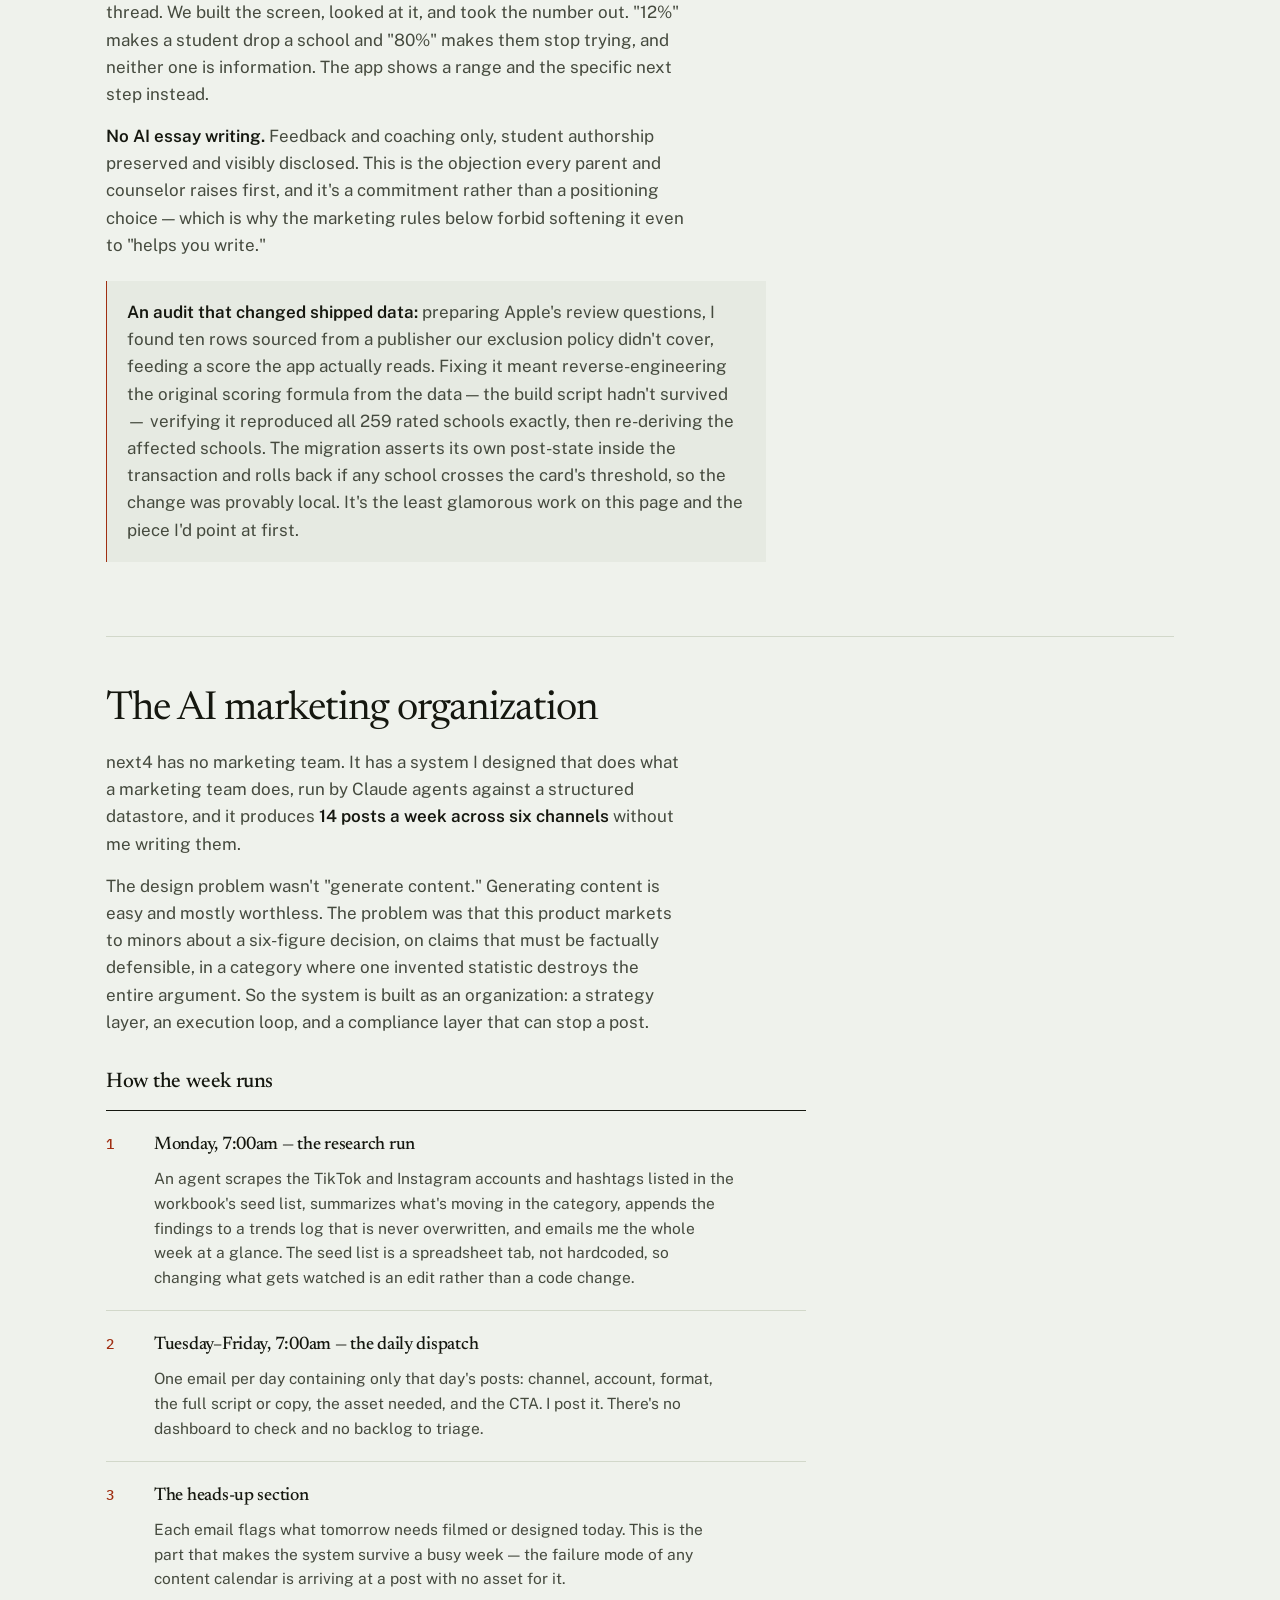
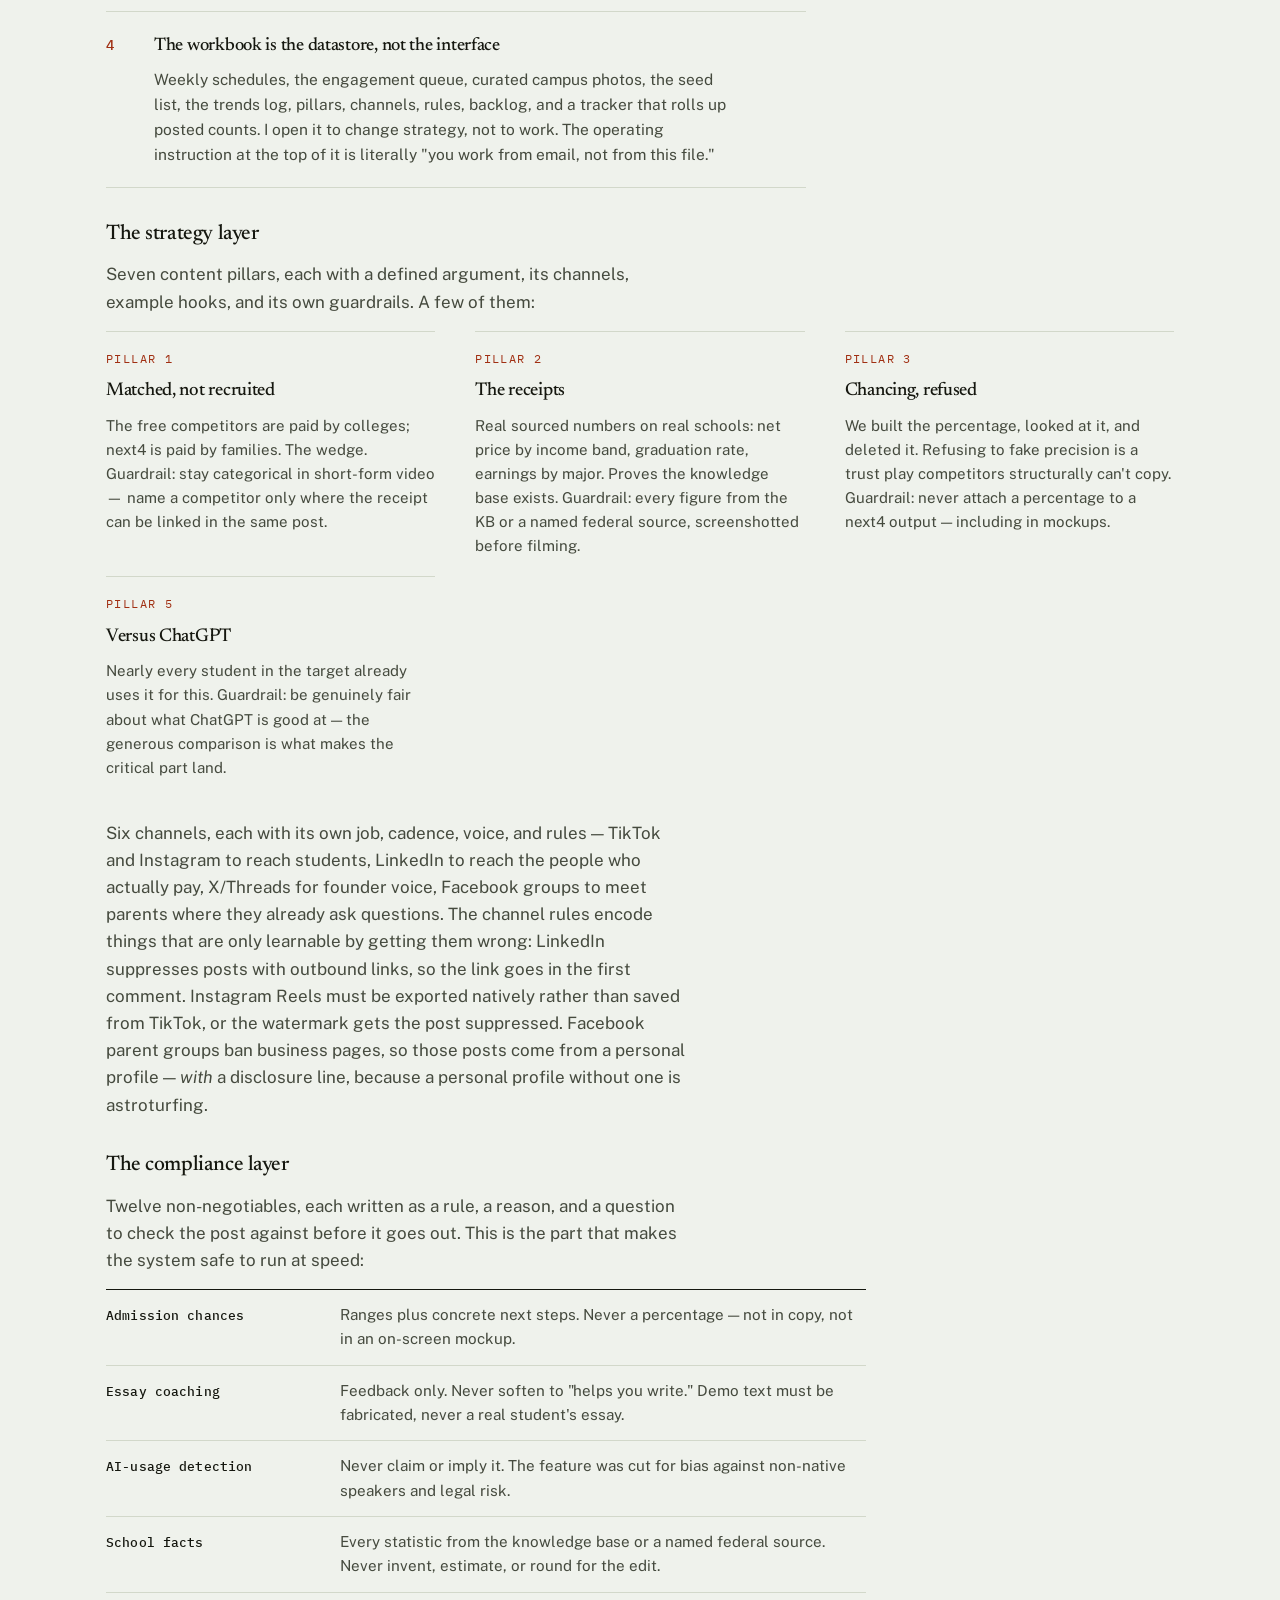
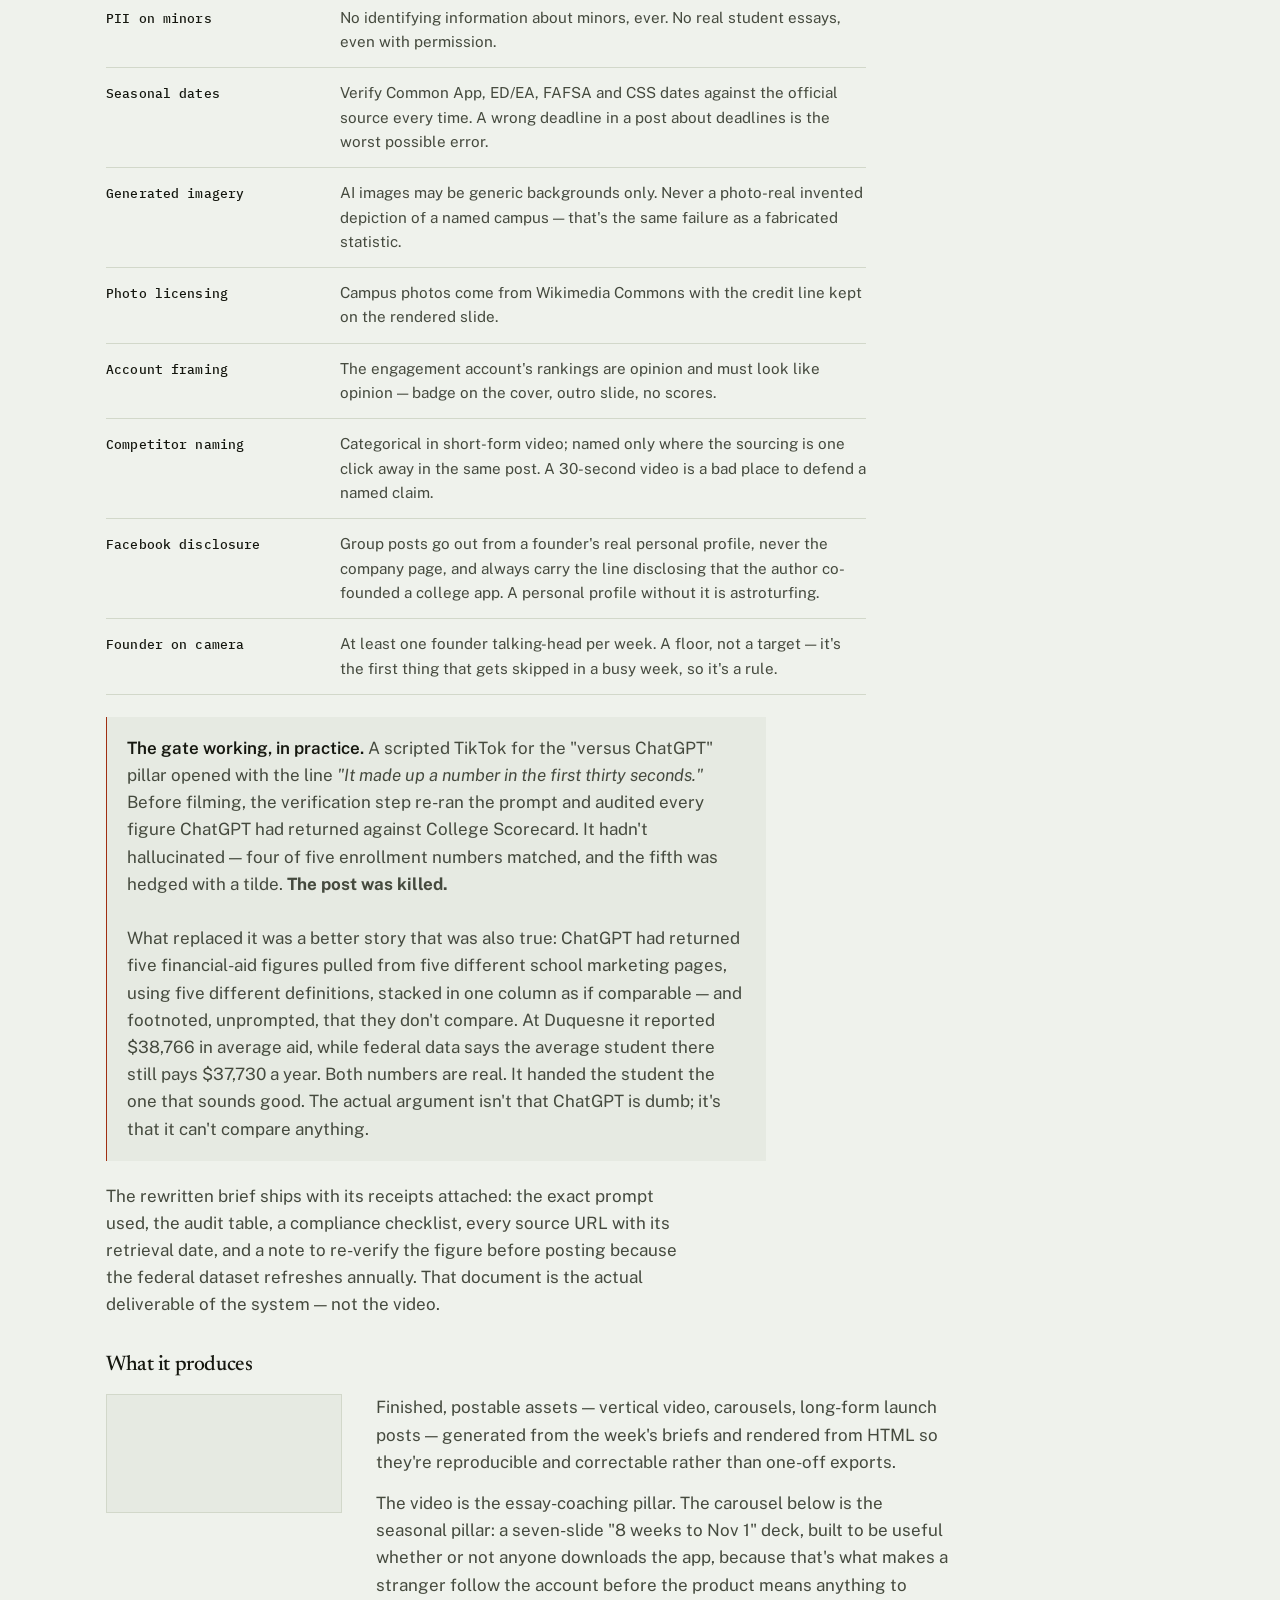
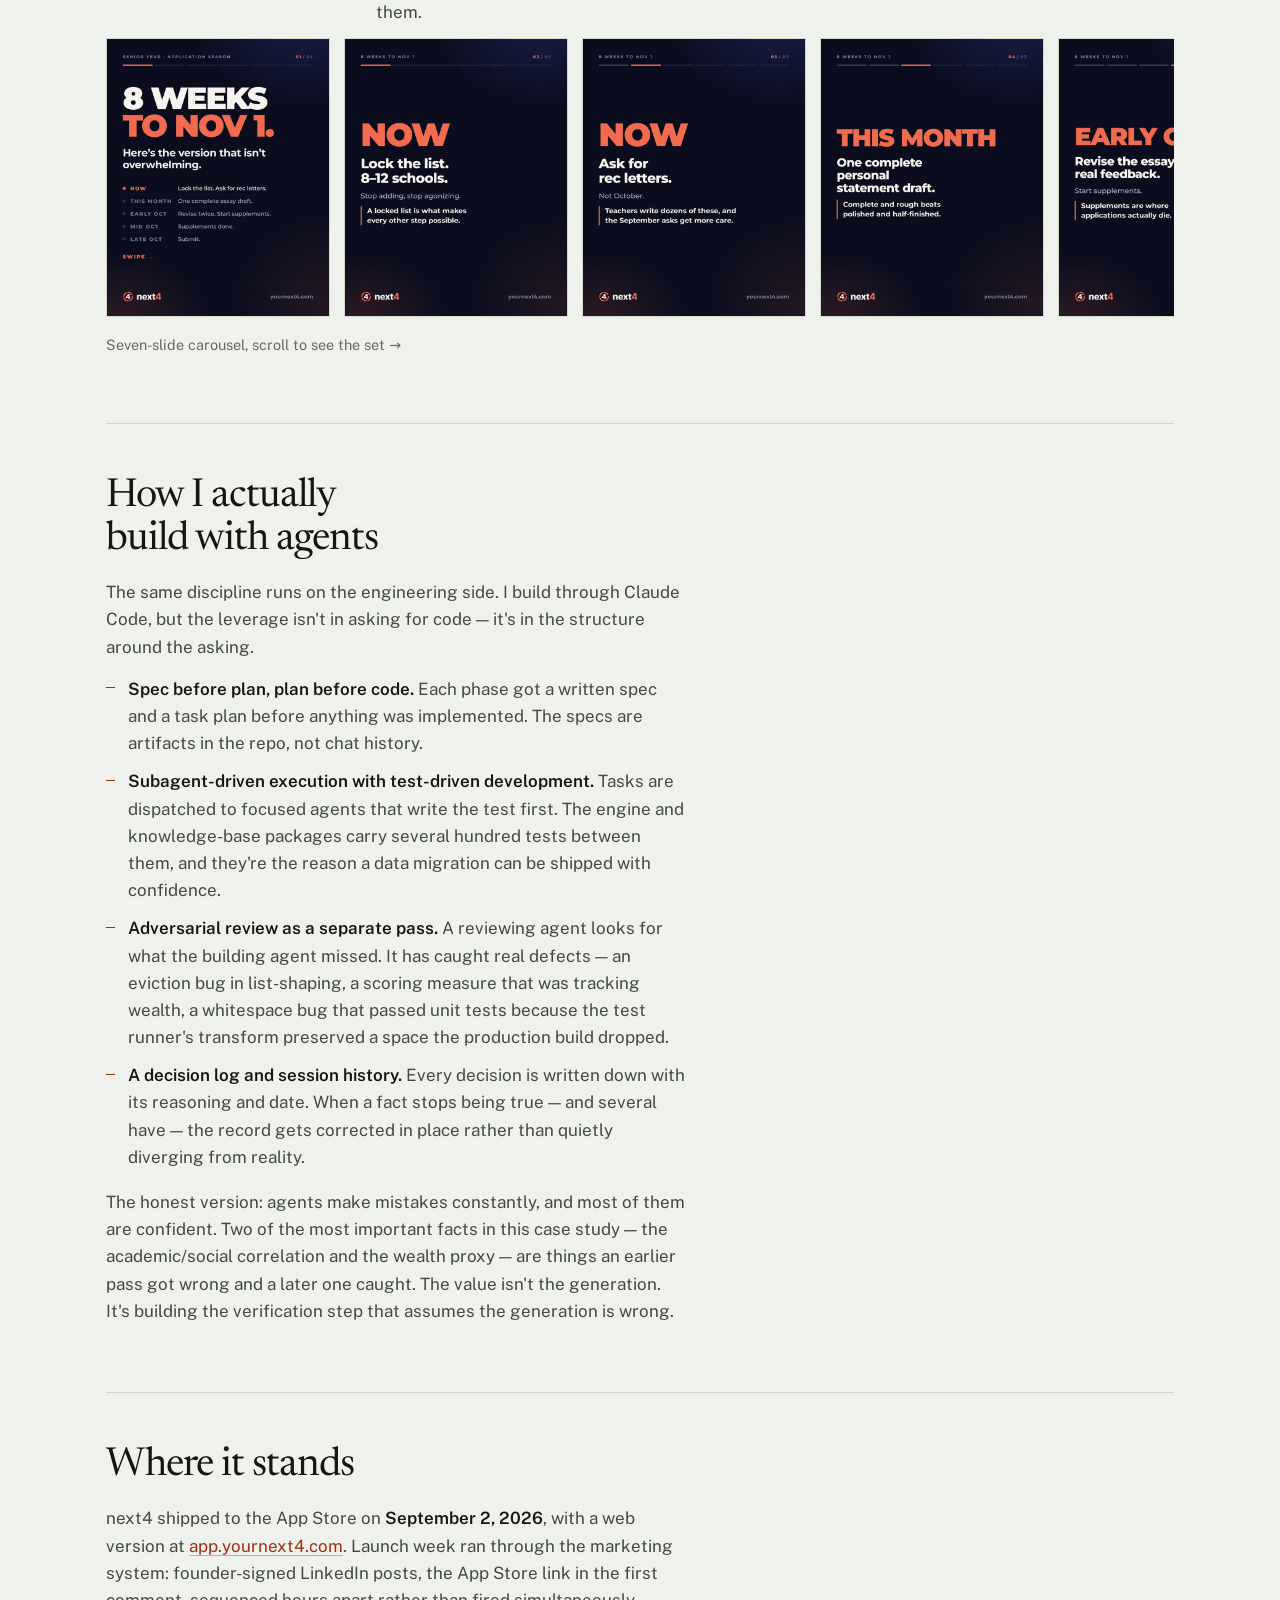
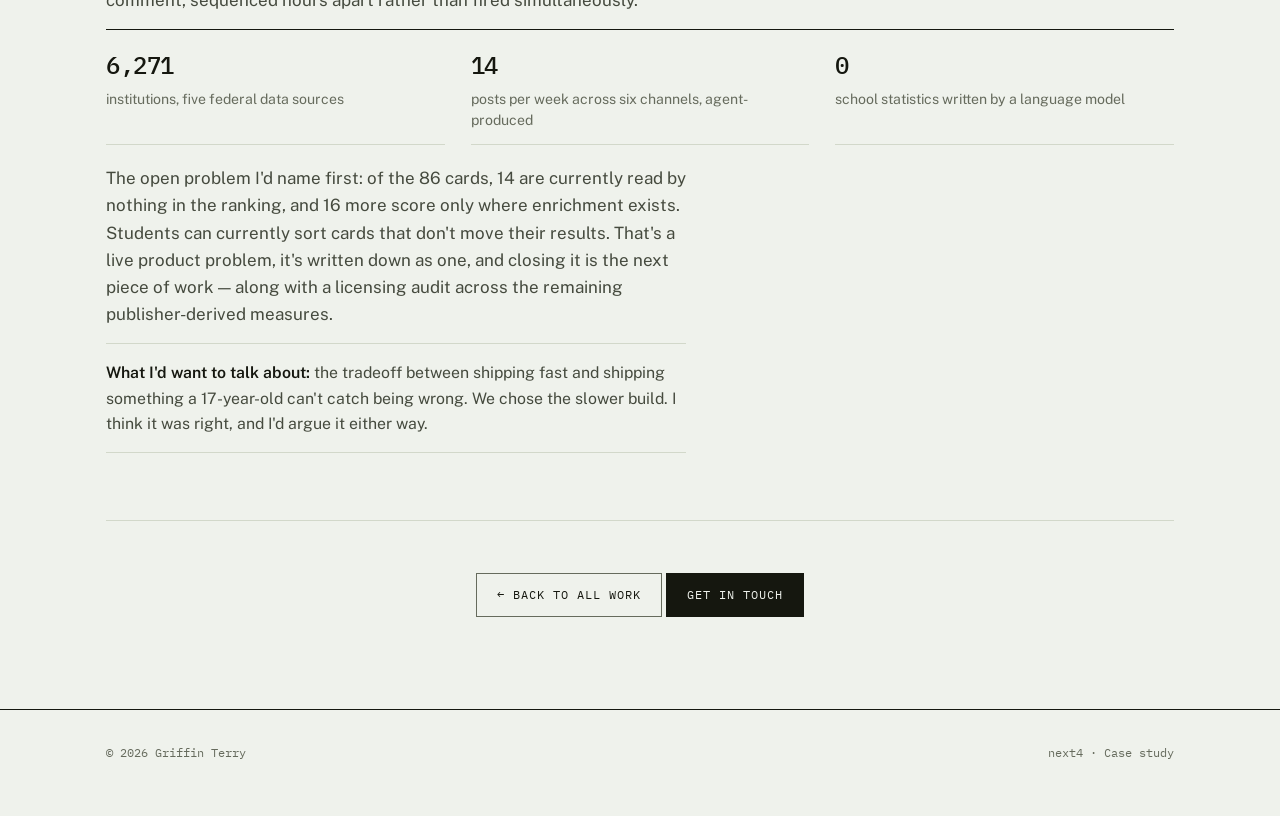
<file: projects/next4.html>
<!DOCTYPE html>
<html lang="en">
<head>
  <meta charset="UTF-8" />
  <meta name="viewport" content="width=device-width, initial-scale=1.0" />
  <title>next4: Case Study · Griffin Terry</title>
  <meta name="description" content="next4: a college-matching iOS app built on a 6,271-school federal knowledge base with a deterministic match engine, plus the AI marketing organization I designed to run its distribution. Case study by Griffin Terry." />
  <link rel="preconnect" href="https://fonts.googleapis.com" />
  <link rel="preconnect" href="https://fonts.gstatic.com" crossorigin />
  <link href="https://fonts.googleapis.com/css2?family=Newsreader:ital,opsz,wght@0,6..72,300..700;1,6..72,400..600&family=Public+Sans:ital,wght@0,400..700;1,400&family=IBM+Plex+Mono:wght@400;500;600&display=swap" rel="stylesheet" />
  <link rel="stylesheet" href="../record.css" />
<script>
  // Applied before paint: a stored choice wins, otherwise the OS decides.
  try {
    var t = localStorage.getItem('theme');
    if (t === 'dark' || t === 'light') document.documentElement.setAttribute('data-theme', t);
  } catch (e) {}
</script>
</head>
<body>
  <!-- Nav -->
  <header class="masthead">
    <div class="masthead__in">
      <a class="wordmark" href="../index.html">Griffin Terry<i>.</i></a>
      <div class="masthead__right">
        <nav>
          <a href="../index.html#work">Work</a>
          <a href="../index.html#method">Method</a>
          <a href="../index.html#record">Record</a>
          <a href="../index.html#contact">Contact</a>
        </nav>
        <button class="themetoggle" type="button" aria-label="Switch to dark theme">
          <svg class="i-sun" viewBox="0 0 20 20" fill="none" stroke="currentColor" stroke-width="1.4" stroke-linecap="round" aria-hidden="true">
            <circle cx="10" cy="10" r="3.6"/>
            <path d="M10 1.6v2.2M10 16.2v2.2M18.4 10h-2.2M3.8 10H1.6M15.94 4.06l-1.56 1.56M5.62 14.38l-1.56 1.56M15.94 15.94l-1.56-1.56M5.62 5.62L4.06 4.06"/>
          </svg>
          <svg class="i-moon" viewBox="0 0 20 20" fill="none" stroke="currentColor" stroke-width="1.4" stroke-linecap="round" stroke-linejoin="round" aria-hidden="true">
            <path d="M16.5 11.75A7 7 0 0 1 8.25 3.5a7 7 0 1 0 8.25 8.25Z"/>
          </svg>
        </button>
        <button class="navtoggle" aria-label="Menu" aria-expanded="false">
          <svg width="22" height="22" viewBox="0 0 22 22" fill="none" stroke="currentColor" stroke-width="1.4" aria-hidden="true"><path d="M3 6.5h16M3 11h16M3 15.5h16"/></svg>
        </button>
      </div>
    </div>
  </header>

  <main>
    <!-- Case hero -->
    <section class="case-hero">
      <div class="container">
        <a href="../index.html#work" class="backlink">← Back to work</a>
        <h1>next4</h1>
        <p class="lead">A college-matching app for high school students, built on a knowledge base of <strong>6,271 institutions and 145,000+ facts</strong> sourced entirely from federal data. A student sorts 86 preference cards; the app returns a ranked list of real schools and shows, per school, exactly which of their own answers put it there. The ranking is computed, not generated, so a language model can never invent a school statistic.</p>
        <div class="case-meta">
          <div><span>Role</span><b>Co-founder: Product, Data &amp; Marketing</b></div>
          <div><span>Type</span><b>0→1 Consumer EdTech · iOS</b></div>
          <div><span>Timeline</span><b>Jul 2026 – Present</b></div>
          <div><span>Live</span><b><a href="https://apps.apple.com/app/id6806343171" target="_blank" rel="noopener" style="color:var(--mark)">App Store ↗</a></b></div>
          <div><span>Site</span><b><a href="https://yournext4.com" target="_blank" rel="noopener" style="color:var(--mark)">yournext4.com ↗</a></b></div>
        </div>
      </div>
    </section>

    <div class="case-body">
      <div class="container">

        <!-- Problem -->
        <section class="case-section">
          <h2>The problem</h2>
          <p><strong>The college search runs backwards.</strong> A student takes a standardized test, checks a box, and their information goes onto a list that colleges buy access to. Then several hundred brochures arrive. Those are schools that bought their demographic, not schools that fit them.</p>
          <p>The tools meant to fix this mostly have the same problem underneath. Many of the free ones are paid by colleges rather than by families, which makes "who fits you" and "who is paying us" the same question. And the tool most students actually use is ChatGPT, which will confidently assemble a college list out of whatever it finds on school marketing pages, with no way for a 17-year-old to catch a number that's wrong.</p>
          <p>I ran a demand study before we committed to building anything: <strong>1,226 Reddit comments across 39 threads, coded and adversarially verified</strong>. It found that the funded competitors had close to zero organic mindshare. The things students actually named as their alternatives were ChatGPT, free guides, and expensive consultants they didn't trust. That reframed the whole opportunity: the competition wasn't a startup, it was a general-purpose chatbot that can't compare anything.</p>
        </section>

        <!-- Insight -->
        <section class="case-section">
          <h2>The insight &amp; the wedge</h2>
          <p>Two mechanisms, in this order.</p>
          <p><strong>The card sort is the instrument.</strong> Sorting 86 cards into five buckets pulls out preferences a student cannot articulate into a search form. Nobody types "I want a mid-size school in a college town with strong research access and low cost of living" into a filter. But they will tell you, one card at a time, and that's what they remember doing.</p>
          <p><strong>The ranking is deterministic and fact-backed.</strong> Matching runs against federal data with no language model anywhere in the critical path. Must-haves and dealbreakers become database filters; everything else scores. That's what makes the sort's output trustworthy instead of merely fun.</p>
          <div class="callout">
            <b>The structural point behind the positioning:</b> the free competitors are paid by colleges, so their incentive is placement. next4 is paid by families, so its only incentive is fit. That's a fact about business models, not a marketing claim, and it reframes every competitor's core feature as a conflict of interest.
          </div>
          <p>Neither half stands alone. Aggregators rank on opaque proprietary scores and have no comparable instrument. A quiz without the engine behind it couldn't defend its own output.</p>
        </section>

        <!-- What I built -->
        <section class="case-section">
          <h2>How we validated it</h2>
          <p>Two months of research ran before the product's first line of code, designed so it could come back negative. Twice it did.</p>
          <div class="stats">
            <div class="stat"><b>1,226</b><span>Reddit comments coded on theme, sentiment and segment, then adversarially checked</span></div>
            <div class="stat"><b>84</b><span>parents and students surveyed against a rubric written before the data arrived</span></div>
            <div class="stat"><b>85</b><span>competitive claims extracted, 25 verified: 16 confirmed, 2 refuted</span></div>
          </div>
          <p>Three findings changed the product. <strong>The funded competitors were organically invisible</strong> &mdash; zero mentions across the whole corpus, while ChatGPT drew 157. The real default competitor was a general-purpose chatbot, not a startup.</p>
          <p><strong>Asked to keep only one feature, 75% of parents kept discovery.</strong> Essay tooling, which the entire competitive set is racing to build, took 11 votes out of 69. That result is why next4's front door is a card sort.</p>
          <p><strong>Chancing rated highest and got picked last</strong> &mdash; the signature of a feature people like having and would never switch for. It became a retention consideration rather than the acquisition hook, and the percentage itself was deleted.</p>
          <div class="callout">
            <b>The part I'd want to be asked about:</b> the research log keeps an explicit list of claims that failed verification and may not be reused &mdash; a widely-quoted market size, a consultant-adoption statistic, an average-spend figure. Every one of them would have made the pitch stronger. None survived checking.
          </div>
          <p><a href="next4-research.html" style="color:var(--mark)">Read the full research &mdash; methods, tables and limits &rarr;</a></p>
        </section>

        <section class="case-section">
          <h2>What I built</h2>
          <p>I co-founded next4 and work across product definition, the data layer, the build, and all of marketing. We started with the database rather than the interface, which is the decision everything else follows from.</p>
          <div class="stats">
            <div class="stat"><b>6,271</b><span>institutions in the knowledge base</span></div>
            <div class="stat"><b>145,000+</b><span>facts, every one traced to a federal source</span></div>
            <div class="stat"><b>86</b><span>preference cards across six categories</span></div>
          </div>

          <h3>The knowledge base</h3>
          <p>I sourced and modeled the institution data: <strong>IPEDS, College Scorecard, the Common Data Set, Carnegie classifications, and BEA regional price parities</strong>. Each field carries provenance, so any number in the app can be traced back to the dataset and release it came from. A provenance ratchet detects changes on re-ingest rather than silently overwriting.</p>
          <p>Getting the derived measures right was the slow part, and the failures were instructive. An early "academic vs. social" axis was built as a single scale running from <em>academically focused</em> to <em>party school</em> — which quietly encoded the assumption that a school can't be both. Splitting it into two independent indexes showed the two correlate at <strong>+0.42, not −1</strong>, with 122 schools in the top quintile of both. The original model wasn't just imprecise; it was describing a world that doesn't exist.</p>
          <p>A later audit caught something sharper: one candidate academic measure correlated <strong>−0.55 with Pell share</strong>, meaning it was substantially tracking student wealth. We drove the card off a different sub-score rather than ship a proxy for family income as a measure of academic quality.</p>
          <p>The most recent addition is <strong>program-level earnings</strong> — 69,948 bachelor-level rows from College Scorecard Field of Study — so "what do this school's graduates in this major actually earn" became answerable. Privacy-suppressed rows are loaded as suppressed rather than missing, so "we can't report this" can never be read by the app as "this program doesn't exist."</p>

          <h3>The match engine and the app</h3>
          <p>Matching is a deterministic computation over the knowledge base. Must-haves become hard filters; when filters over-constrain the pool, an auto-relax loop demotes the lowest-priority ones instead of returning an empty list. Results are instant because there is nothing to generate.</p>
          <p><strong>Explainability is a product guarantee, not a feature.</strong> Every result carries the student's own matched cards, grouped the way they sorted them, computed from the same evaluation that produced the score — so the explanation and the ranking can never disagree. A language model runs exactly once, after a student saves a school, to write the "why and next steps" prose. It never touches a number.</p>
          <div class="pcard__meta" style="margin-bottom:6px">
            <span class="chip">Expo / React Native</span>
            <span class="chip">Supabase · Postgres</span>
            <span class="chip">TypeScript monorepo</span>
            <span class="chip">Vercel</span>
            <span class="chip">Claude Code</span>
          </div>
        </section>

        <!-- Screenshots -->
        <section class="case-section">
          <h2>The product</h2>
          <p>Shipped to the App Store on September 2, 2026:</p>
          <div class="shots shots--phone">
            <figure class="shot">
              <img src="../assets/next4/app/04-home.png" alt="next4 home screen" loading="lazy" onerror="this.remove();this.closest('.shot').classList.add('shot--empty')" />
              <figcaption>Home: the entry point into intake and the card sort.</figcaption>
            </figure>
            <figure class="shot">
              <img src="../assets/next4/app/05-priorities.png" alt="Priority ranking screen with six categories" loading="lazy" onerror="this.remove();this.closest('.shot').classList.add('shot--empty')" />
              <figcaption>Priorities: rank the six categories before sorting. This weights the sort — but the student's actual card choices still come first, and the screen can be skipped.</figcaption>
            </figure>
            <figure class="shot">
              <img src="../assets/next4/app/02-sort.png" alt="Card sort screen, card 74 of 86" loading="lazy" onerror="this.remove();this.closest('.shot').classList.add('shot--empty')" />
              <figcaption>The sort: 86 cards into five buckets, from Not For Me to Must Have. Must Have is capped at 7, so the constraint forces a real ranking instead of a wish list.</figcaption>
            </figure>
            <figure class="shot">
              <img src="../assets/next4/app/01-matches.png" alt="Ranked match results with fit scores" loading="lazy" onerror="this.remove();this.closest('.shot').classList.add('shot--empty')" />
              <figcaption>Results: ranked schools with a fit score, reach/target/likely shape, net price, size, and program share — all real figures from the knowledge base.</figcaption>
            </figure>
            <figure class="shot">
              <img src="../assets/next4/app/06-why-match.png" alt="Why this is a match, showing matched must-haves" loading="lazy" onerror="this.remove();this.closest('.shot').classList.add('shot--empty')" />
              <figcaption>"Why this is a match": the student's own must-haves and wants, ticked off by name. The explanation is generated from the same computation as the score.</figcaption>
            </figure>
            <figure class="shot">
              <img src="../assets/next4/app/03-results-profile.png" alt="School detail view" loading="lazy" onerror="this.remove();this.closest('.shot').classList.add('shot--empty')" />
              <figcaption>School detail: the full fact set for one institution, with the next concrete step for that student.</figcaption>
            </figure>
          </div>
        </section>

        <!-- What we didn't build -->
        <section class="case-section">
          <h2>Two things we decided not to build</h2>
          <p>Both were features users asked for. Both were cut on purpose, and the reasoning matters more than the features did.</p>
          <p><strong>No admission-chance percentage.</strong> Chancing was simultaneously the most-wanted and the least-trusted feature in the category — our own research found students asking for it and disbelieving it in the same thread. We built the screen, looked at it, and took the number out. "12%" makes a student drop a school and "80%" makes them stop trying, and neither one is information. The app shows a range and the specific next step instead.</p>
          <p><strong>No AI essay writing.</strong> Feedback and coaching only, student authorship preserved and visibly disclosed. This is the objection every parent and counselor raises first, and it's a commitment rather than a positioning choice — which is why the marketing rules below forbid softening it even to "helps you write."</p>
          <div class="callout">
            <b>An audit that changed shipped data:</b> preparing Apple's review questions, I found ten rows sourced from a publisher our exclusion policy didn't cover, feeding a score the app actually reads. Fixing it meant reverse-engineering the original scoring formula from the data — the build script hadn't survived — verifying it reproduced all 259 rated schools exactly, then re-deriving the affected schools. The migration asserts its own post-state inside the transaction and rolls back if any school crosses the card's threshold, so the change was provably local. It's the least glamorous work on this page and the piece I'd point at first.
          </div>
        </section>

        <!-- THE MARKETING ORG -->
        <section class="case-section">
          <h2>The AI marketing organization</h2>
          <p>next4 has no marketing team. It has a system I designed that does what a marketing team does, run by Claude agents against a structured datastore, and it produces <strong>14 posts a week across six channels</strong> without me writing them.</p>
          <p>The design problem wasn't "generate content." Generating content is easy and mostly worthless. The problem was that this product markets to minors about a six-figure decision, on claims that must be factually defensible, in a category where one invented statistic destroys the entire argument. So the system is built as an organization: a strategy layer, an execution loop, and a compliance layer that can stop a post.</p>

          <h3>How the week runs</h3>
          <div class="flow">
            <div class="flow__step">
              <b>1</b>
              <div>
                <h4>Monday, 7:00am — the research run</h4>
                <p>An agent scrapes the TikTok and Instagram accounts and hashtags listed in the workbook's seed list, summarizes what's moving in the category, appends the findings to a trends log that is never overwritten, and emails me the whole week at a glance. The seed list is a spreadsheet tab, not hardcoded, so changing what gets watched is an edit rather than a code change.</p>
              </div>
            </div>
            <div class="flow__step">
              <b>2</b>
              <div>
                <h4>Tuesday–Friday, 7:00am — the daily dispatch</h4>
                <p>One email per day containing only that day's posts: channel, account, format, the full script or copy, the asset needed, and the CTA. I post it. There's no dashboard to check and no backlog to triage.</p>
              </div>
            </div>
            <div class="flow__step">
              <b>3</b>
              <div>
                <h4>The heads-up section</h4>
                <p>Each email flags what tomorrow needs filmed or designed today. This is the part that makes the system survive a busy week — the failure mode of any content calendar is arriving at a post with no asset for it.</p>
              </div>
            </div>
            <div class="flow__step">
              <b>4</b>
              <div>
                <h4>The workbook is the datastore, not the interface</h4>
                <p>Weekly schedules, the engagement queue, curated campus photos, the seed list, the trends log, pillars, channels, rules, backlog, and a tracker that rolls up posted counts. I open it to change strategy, not to work. The operating instruction at the top of it is literally "you work from email, not from this file."</p>
              </div>
            </div>
          </div>

          <h3>The strategy layer</h3>
          <p>Seven content pillars, each with a defined argument, its channels, example hooks, and its own guardrails. A few of them:</p>
          <div class="grid-cards">
            <div class="gcard">
              <span>Pillar 1</span>
              <h4>Matched, not recruited</h4>
              <p>The free competitors are paid by colleges; next4 is paid by families. The wedge. Guardrail: stay categorical in short-form video — name a competitor only where the receipt can be linked in the same post.</p>
            </div>
            <div class="gcard">
              <span>Pillar 2</span>
              <h4>The receipts</h4>
              <p>Real sourced numbers on real schools: net price by income band, graduation rate, earnings by major. Proves the knowledge base exists. Guardrail: every figure from the KB or a named federal source, screenshotted before filming.</p>
            </div>
            <div class="gcard">
              <span>Pillar 3</span>
              <h4>Chancing, refused</h4>
              <p>We built the percentage, looked at it, and deleted it. Refusing to fake precision is a trust play competitors structurally can't copy. Guardrail: never attach a percentage to a next4 output — including in mockups.</p>
            </div>
            <div class="gcard">
              <span>Pillar 5</span>
              <h4>Versus ChatGPT</h4>
              <p>Nearly every student in the target already uses it for this. Guardrail: be genuinely fair about what ChatGPT is good at — the generous comparison is what makes the critical part land.</p>
            </div>
          </div>
          <p>Six channels, each with its own job, cadence, voice, and rules — TikTok and Instagram to reach students, LinkedIn to reach the people who actually pay, X/Threads for founder voice, Facebook groups to meet parents where they already ask questions. The channel rules encode things that are only learnable by getting them wrong: LinkedIn suppresses posts with outbound links, so the link goes in the first comment. Instagram Reels must be exported natively rather than saved from TikTok, or the watermark gets the post suppressed. Facebook parent groups ban business pages, so those posts come from a personal profile — <em>with</em> a disclosure line, because a personal profile without one is astroturfing.</p>

          <h3>The compliance layer</h3>
          <p>Twelve non-negotiables, each written as a rule, a reason, and a question to check the post against before it goes out. This is the part that makes the system safe to run at speed:</p>
          <div class="rules">
            <div class="rule"><b>Admission chances</b><span>Ranges plus concrete next steps. Never a percentage — not in copy, not in an on-screen mockup.</span></div>
            <div class="rule"><b>Essay coaching</b><span>Feedback only. Never soften to "helps you write." Demo text must be fabricated, never a real student's essay.</span></div>
            <div class="rule"><b>AI-usage detection</b><span>Never claim or imply it. The feature was cut for bias against non-native speakers and legal risk.</span></div>
            <div class="rule"><b>School facts</b><span>Every statistic from the knowledge base or a named federal source. Never invent, estimate, or round for the edit.</span></div>
            <div class="rule"><b>PII on minors</b><span>No identifying information about minors, ever. No real student essays, even with permission.</span></div>
            <div class="rule"><b>Seasonal dates</b><span>Verify Common App, ED/EA, FAFSA and CSS dates against the official source every time. A wrong deadline in a post about deadlines is the worst possible error.</span></div>
            <div class="rule"><b>Generated imagery</b><span>AI images may be generic backgrounds only. Never a photo-real invented depiction of a named campus — that's the same failure as a fabricated statistic.</span></div>
            <div class="rule"><b>Photo licensing</b><span>Campus photos come from Wikimedia Commons with the credit line kept on the rendered slide.</span></div>
            <div class="rule"><b>Account framing</b><span>The engagement account's rankings are opinion and must look like opinion — badge on the cover, outro slide, no scores.</span></div>
            <div class="rule"><b>Competitor naming</b><span>Categorical in short-form video; named only where the sourcing is one click away in the same post. A 30-second video is a bad place to defend a named claim.</span></div>
            <div class="rule"><b>Facebook disclosure</b><span>Group posts go out from a founder's real personal profile, never the company page, and always carry the line disclosing that the author co-founded a college app. A personal profile without it is astroturfing.</span></div>
            <div class="rule"><b>Founder on camera</b><span>At least one founder talking-head per week. A floor, not a target — it's the first thing that gets skipped in a busy week, so it's a rule.</span></div>
          </div>

          <div class="callout">
            <b>The gate working, in practice.</b> A scripted TikTok for the "versus ChatGPT" pillar opened with the line <em>"It made up a number in the first thirty seconds."</em> Before filming, the verification step re-ran the prompt and audited every figure ChatGPT had returned against College Scorecard. It hadn't hallucinated — four of five enrollment numbers matched, and the fifth was hedged with a tilde. <strong>The post was killed.</strong><br /><br />
            What replaced it was a better story that was also true: ChatGPT had returned five financial-aid figures pulled from five different school marketing pages, using five different definitions, stacked in one column as if comparable — and footnoted, unprompted, that they don't compare. At Duquesne it reported $38,766 in average aid, while federal data says the average student there still pays $37,730 a year. Both numbers are real. It handed the student the one that sounds good. The actual argument isn't that ChatGPT is dumb; it's that it can't compare anything.
          </div>
          <p>The rewritten brief ships with its receipts attached: the exact prompt used, the audit table, a compliance checklist, every source URL with its retrieval date, and a note to re-verify the figure before posting because the federal dataset refreshes annually. That document is the actual deliverable of the system — not the video.</p>

          <h3>What it produces</h3>
          <div class="split">
            <video src="../assets/next4/marketing/next4-essay-coaching.mp4" autoplay muted loop playsinline preload="metadata"></video>
            <div>
              <p>Finished, postable assets — vertical video, carousels, long-form launch posts — generated from the week's briefs and rendered from HTML so they're reproducible and correctable rather than one-off exports.</p>
              <p>The video is the essay-coaching pillar. The carousel below is the seasonal pillar: a seven-slide "8 weeks to Nov 1" deck, built to be useful whether or not anyone downloads the app, because that's what makes a stranger follow the account before the product means anything to them.</p>
            </div>
          </div>
          <div class="strip">
            <figure><img src="../assets/next4/marketing/next4-W3-24-slide1.png" alt="Carousel slide 1: 8 weeks to Nov 1" loading="lazy" /></figure>
            <figure><img src="../assets/next4/marketing/next4-W3-24-slide2.png" alt="Carousel slide 2" loading="lazy" /></figure>
            <figure><img src="../assets/next4/marketing/next4-W3-24-slide3.png" alt="Carousel slide 3" loading="lazy" /></figure>
            <figure><img src="../assets/next4/marketing/next4-W3-24-slide4.png" alt="Carousel slide 4" loading="lazy" /></figure>
            <figure><img src="../assets/next4/marketing/next4-W3-24-slide5.png" alt="Carousel slide 5" loading="lazy" /></figure>
            <figure><img src="../assets/next4/marketing/next4-W3-24-slide6.png" alt="Carousel slide 6" loading="lazy" /></figure>
            <figure><img src="../assets/next4/marketing/next4-W3-24-slide7.png" alt="Carousel slide 7" loading="lazy" /></figure>
          </div>
          <p style="color:var(--ink-3);font-size:0.9rem">Seven-slide carousel, scroll to see the set →</p>
        </section>

        <!-- How I build -->
        <section class="case-section">
          <h2>How I actually build with agents</h2>
          <p>The same discipline runs on the engineering side. I build through Claude Code, but the leverage isn't in asking for code — it's in the structure around the asking.</p>
          <ul>
            <li><strong>Spec before plan, plan before code.</strong> Each phase got a written spec and a task plan before anything was implemented. The specs are artifacts in the repo, not chat history.</li>
            <li><strong>Subagent-driven execution with test-driven development.</strong> Tasks are dispatched to focused agents that write the test first. The engine and knowledge-base packages carry several hundred tests between them, and they're the reason a data migration can be shipped with confidence.</li>
            <li><strong>Adversarial review as a separate pass.</strong> A reviewing agent looks for what the building agent missed. It has caught real defects — an eviction bug in list-shaping, a scoring measure that was tracking wealth, a whitespace bug that passed unit tests because the test runner's transform preserved a space the production build dropped.</li>
            <li><strong>A decision log and session history.</strong> Every decision is written down with its reasoning and date. When a fact stops being true — and several have — the record gets corrected in place rather than quietly diverging from reality.</li>
          </ul>
          <p>The honest version: agents make mistakes constantly, and most of them are confident. Two of the most important facts in this case study — the academic/social correlation and the wealth proxy — are things an earlier pass got wrong and a later one caught. The value isn't the generation. It's building the verification step that assumes the generation is wrong.</p>
        </section>

        <!-- Outcomes -->
        <section class="case-section">
          <h2>Where it stands</h2>
          <p>next4 shipped to the App Store on <strong>September 2, 2026</strong>, with a web version at <a href="https://app.yournext4.com" target="_blank" rel="noopener" style="color:var(--mark)">app.yournext4.com</a>. Launch week ran through the marketing system: founder-signed LinkedIn posts, the App Store link in the first comment, sequenced hours apart rather than fired simultaneously.</p>
          <div class="stats">
            <div class="stat"><b>6,271</b><span>institutions, five federal data sources</span></div>
            <div class="stat"><b>14</b><span>posts per week across six channels, agent-produced</span></div>
            <div class="stat"><b>0</b><span>school statistics written by a language model</span></div>
          </div>
          <p>The open problem I'd name first: of the 86 cards, 14 are currently read by nothing in the ranking, and 16 more score only where enrichment exists. Students can currently sort cards that don't move their results. That's a live product problem, it's written down as one, and closing it is the next piece of work — along with a licensing audit across the remaining publisher-derived measures.</p>
          <p class="placeholder"><b>What I'd want to talk about:</b> the tradeoff between shipping fast and shipping something a 17-year-old can't catch being wrong. We chose the slower build. I think it was right, and I'd argue it either way.</p>
        </section>

        <section class="case-section" style="text-align:center">
          <a href="../index.html#work" class="btn btn--ghost">← Back to all work</a>
          <a href="../index.html#contact" class="btn btn--primary">Get in touch</a>
        </section>

      </div>
    </div>
  </main>

  <footer class="colophon">
    <div class="wrap colophon__in">
      <span>© 2026 Griffin Terry</span>
      <span>next4 · Case study</span>
    </div>
  </footer>

  <script src="../script.js"></script>
</body>
</html>
</file>
<file: record.css>
/* ==========================================================================
   Griffin Terry — "The working record"
   A portfolio built like a dated engineering log: every claim sits beside the
   artifact that proves it, and the corrections stay visible.
   ========================================================================== */

:root {
  /* Ledger paper — the pale green-bar stock of a working record, not warm cream */
  --paper:      #EFF2EC;
  --paper-2:    #E6EAE2;
  --paper-3:    #DCE1D7;

  /* Ink */
  --ink:        #15170F;
  --ink-2:      #454A3E;
  --ink-3:      #666B5D;

  /* Rules */
  --rule:       #D2D8CA;
  --rule-firm:  #AEB6A4;

  /* One accent: the correction mark */
  --mark:       #A02F12;
  --mark-wash:  #EFE2DC;

  --sans:   "Public Sans", ui-sans-serif, system-ui, -apple-system, "Segoe UI", sans-serif;
  --serif:  "Newsreader", ui-serif, Georgia, "Times New Roman", serif;
  --mono:   "IBM Plex Mono", ui-monospace, SFMono-Regular, Menlo, monospace;

  --measure: 60ch;
  --gutter: clamp(20px, 5vw, 56px);
  --maxw: 1180px;

  color-scheme: light;
}

/* ---------- Night shift ----------
   Not an inversion: the same record, read under a lamp. The green cast of the
   ledger stock survives in the ground, and the correction mark lifts so it
   still reads as pen on the page. */
@media (prefers-color-scheme: dark) {
  :root:not([data-theme="light"]) {
    --paper:      #13160F;
    --paper-2:    #1A1E16;
    --paper-3:    #232820;
    --ink:        #E8EBE3;
    --ink-2:      #B3B8AB;
    --ink-3:      #8A9081;
    --rule:       #2C3228;
    --rule-firm:  #5C6354;
    --mark:       #E2673E;
    --mark-wash:  #2A1D17;

    color-scheme: dark;
  }
}
:root[data-theme="dark"] {
  --paper:      #13160F;
  --paper-2:    #1A1E16;
  --paper-3:    #232820;
  --ink:        #E8EBE3;
  --ink-2:      #B3B8AB;
  --ink-3:      #8A9081;
  --rule:       #2C3228;
  --rule-firm:  #5C6354;
  --mark:       #E2673E;
  --mark-wash:  #2A1D17;

  color-scheme: dark;
}

*, *::before, *::after { box-sizing: border-box; }

html {
  -webkit-text-size-adjust: 100%;
  scroll-behavior: smooth;
  /* Browser surfaces belong to the design system too */
  scrollbar-color: var(--rule-firm) var(--paper);
  scrollbar-width: thin;
}
body {
  margin: 0;
  background: var(--paper);
  color: var(--ink);
  font-family: var(--sans);
  font-size: 17px;
  line-height: 1.6;
  font-feature-settings: "kern" 1, "liga" 1;
  -webkit-font-smoothing: antialiased;
}

::selection { background: var(--mark); color: var(--paper); }
:focus-visible {
  outline: 2px solid var(--mark);
  outline-offset: 3px;
  border-radius: 1px;
}
::-webkit-scrollbar { width: 11px; height: 11px; }
::-webkit-scrollbar-track { background: var(--paper); }
::-webkit-scrollbar-thumb { background: var(--rule-firm); border: 3px solid var(--paper); border-radius: 99px; }
::-webkit-scrollbar-thumb:hover { background: var(--ink-3); }

a { color: inherit; text-decoration-color: var(--rule-firm); text-underline-offset: 0.18em; text-decoration-thickness: 1px; }
a:hover { text-decoration-color: var(--mark); }
img, video { max-width: 100%; display: block; }

h1, h2, h3, h4 { margin: 0; font-weight: 400; }
p { margin: 0; }
ul, ol { margin: 0; padding: 0; }

/* Numerals read as data everywhere */
.num, table, .ledger, .meta, .mono { font-variant-numeric: tabular-nums; }

.wrap { max-width: var(--maxw); margin: 0 auto; padding: 0 var(--gutter); }

/* ---------- Masthead ---------- */

.masthead {
  position: sticky; top: 0; z-index: 50;
  background: var(--paper);
  border-bottom: 1px solid var(--rule);
}
.masthead__in {
  max-width: var(--maxw); margin: 0 auto; padding: 14px var(--gutter);
  display: flex; align-items: baseline; justify-content: space-between; gap: 24px;
}
.wordmark {
  font-family: var(--serif); font-size: 1.4rem; font-weight: 500; letter-spacing: -0.015em;
  text-decoration: none; white-space: nowrap;
}
.wordmark i { font-style: normal; font-weight: 700; color: var(--mark); }
.masthead nav { display: flex; gap: 26px; align-items: baseline; }
.masthead nav a {
  font-family: var(--mono); font-size: 0.74rem; letter-spacing: 0.1em;
  text-transform: uppercase; color: var(--ink-2); text-decoration: none;
  padding-bottom: 2px; border-bottom: 1px solid transparent;
  transition: color .18s, border-color .18s;
}
.masthead nav a:hover { color: var(--ink); border-bottom-color: var(--mark); }
.navtoggle { display: none; background: none; border: 0; padding: 6px; cursor: pointer; color: var(--ink); }
.navtoggle svg { display: block; }

/* ---------- Shared typography ---------- */

.display {
  font-family: var(--serif);
  font-weight: 400;
  font-optical-sizing: auto;
  letter-spacing: -0.025em;
  line-height: 1.02;
  text-wrap: balance;
}
.lede {
  font-size: clamp(1.05rem, 1.7vw, 1.22rem);
  line-height: 1.55;
  color: var(--ink-2);
  max-width: 62ch;
}
.label {
  font-family: var(--mono); font-size: 0.72rem; letter-spacing: 0.13em;
  text-transform: uppercase; color: var(--ink-3);
}
.prose { max-width: var(--measure); }
.prose p + p { margin-top: 1.05em; }
.prose strong { font-weight: 600; }

/* ---------- Hero ---------- */

.hero { padding: clamp(56px, 9vw, 104px) 0 clamp(40px, 5vw, 64px); }
.hero h1 {
  font-family: var(--serif);
  font-size: clamp(2.5rem, 6.2vw, 4.6rem);
  letter-spacing: -0.03em; line-height: 0.98;
  max-width: 17ch; text-wrap: balance;
}
.hero h1 em { font-style: italic; color: var(--mark); }
.hero .lede { margin-top: 26px; }
.hero__acts { margin-top: 34px; display: flex; gap: 12px; flex-wrap: wrap; }

.btn {
  font-family: var(--mono); font-size: 0.76rem; letter-spacing: 0.08em; text-transform: uppercase;
  padding: 11px 20px; text-decoration: none; border: 1px solid var(--ink);
  display: inline-flex; align-items: center; gap: 9px;
  transition: background .18s, color .18s, border-color .18s, transform .18s;
}
.btn--solid { background: var(--ink); color: var(--paper); }
.btn--solid:hover { background: var(--mark); border-color: var(--mark); transform: translateY(-1px); }
.btn--line { background: transparent; color: var(--ink); border-color: var(--ink-3); }
.btn--line:hover { border-color: var(--ink); transform: translateY(-1px); }

/* The authored moment: an erratum, struck and corrected */
.erratum {
  margin-top: clamp(40px, 6vw, 60px);
  border-top: 1px solid var(--ink);
  border-bottom: 1px solid var(--rule);
  padding: 20px 0 22px;
  max-width: 62ch;
}
.erratum__h {
  display: flex; align-items: center; gap: 10px; margin-bottom: 12px;
}
.erratum__h span { font-family: var(--mono); font-size: 0.72rem; letter-spacing: 0.15em; text-transform: uppercase; color: var(--mark); }
.erratum__h hr { flex: 1; border: 0; border-top: 1px solid var(--rule); margin: 0; }
.erratum p { font-size: 1.02rem; color: var(--ink-2); }
.erratum .fix { font-family: var(--mono); font-size: 0.97rem; margin-top: 12px; color: var(--ink); font-variant-numeric: tabular-nums; }
.erratum .was {
  position: relative; color: var(--ink-3); margin-right: 6px;
  text-decoration: line-through; text-decoration-color: var(--mark); text-decoration-thickness: 1.5px;
}
.erratum .arrow { color: var(--ink-3); margin: 0 8px; }
.erratum .now { color: var(--mark); font-weight: 600; }

/* ---------- Section frame ---------- */

.band { padding: clamp(56px, 8vw, 92px) 0; border-top: 1px solid var(--rule); }
.band__head { margin-bottom: clamp(30px, 4vw, 48px); }
.band__head h2 {
  font-family: var(--serif); font-size: clamp(1.9rem, 4vw, 3rem);
  letter-spacing: -0.025em; line-height: 1.04; max-width: 20ch; text-wrap: balance;
}
.band__head p { margin-top: 14px; color: var(--ink-2); max-width: 60ch; }

/* ---------- Ledger table ---------- */

.ledger { width: 100%; border-collapse: collapse; }
.ledger caption { text-align: left; padding-bottom: 12px; }
.ledger th {
  text-align: left; font-family: var(--mono); font-size: 0.72rem; letter-spacing: 0.13em;
  text-transform: uppercase; color: var(--ink-3); font-weight: 400;
  padding: 0 16px 9px 0; border-bottom: 1px solid var(--ink);
}
.ledger td { padding: 15px 16px 15px 0; border-bottom: 1px solid var(--rule); vertical-align: baseline; }
.ledger tr:last-child td { border-bottom: 1px solid var(--rule-firm); }
.ledger .fig {
  font-family: var(--mono); font-size: 1.22rem; font-weight: 500; white-space: nowrap;
  letter-spacing: -0.02em;
}
.ledger .what { color: var(--ink); }
.ledger .src { font-family: var(--mono); font-size: 0.78rem; color: var(--ink-3); }

/* ---------- Work entries (deliberate scale mismatch) ---------- */

.entry { display: block; text-decoration: none; color: inherit; border-top: 1px solid var(--rule); padding: 34px 0; }
.entry:first-of-type { border-top: 1px solid var(--ink); }
.entry__top { display: flex; align-items: baseline; justify-content: space-between; gap: 20px; flex-wrap: wrap; }
.entry h3 { font-family: var(--serif); font-weight: 450; letter-spacing: -0.025em; line-height: 1; }
.entry__role { font-family: var(--mono); font-size: 0.72rem; letter-spacing: 0.1em; text-transform: uppercase; color: var(--ink-3); }
.entry p { color: var(--ink-2); margin-top: 14px; max-width: 58ch; }
.entry__more {
  margin-top: 18px; font-family: var(--mono); font-size: 0.74rem; letter-spacing: 0.09em;
  text-transform: uppercase; display: inline-flex; gap: 9px; align-items: center; color: var(--ink);
  border-bottom: 1px solid var(--rule-firm); padding-bottom: 3px;
  transition: border-color .2s, color .2s;
}
.entry:hover .entry__more { color: var(--mark); border-bottom-color: var(--mark); }
.entry__more .a { transition: transform .22s cubic-bezier(.22,1,.36,1); }
.entry:hover .entry__more .a { transform: translateX(5px); }

/* The lead entry gets the weight */
.entry--lead { padding: 40px 0 44px; }
.entry--lead h3 { font-size: clamp(2.4rem, 6vw, 4.2rem); }
.entry--lead .entry__body { display: grid; grid-template-columns: 1.35fr 0.75fr; gap: clamp(24px, 4vw, 52px); align-items: start; margin-top: 20px; }
.entry--lead p { font-size: 1.06rem; margin-top: 0; }
.entry--lead .entry__shot {
  border: 1px solid var(--rule); background: var(--paper-2); padding: 14px;
}
.entry--lead .entry__shot img { height: clamp(360px, 38vw, 470px); width: auto; margin: 0 auto; }
.entry--lead .entry__shot figcaption { font-family: var(--mono); font-size: 0.7rem; color: var(--ink-3); margin-top: 10px; line-height: 1.5; }
.entry--sub h3 { font-size: clamp(1.5rem, 3vw, 2.1rem); }

.tags { display: flex; gap: 18px; flex-wrap: wrap; margin-top: 16px; }
.tags li { list-style: none; font-family: var(--mono); font-size: 0.72rem; color: var(--ink-3); }
.tags li::before { content: "—"; margin-right: 7px; color: var(--rule-firm); }

/* ---------- Claim / proof pairs ---------- */

.pairs { border-top: 1px solid var(--ink); }
.pair {
  display: grid; grid-template-columns: minmax(0, 1fr) minmax(0, 1.25fr);
  gap: clamp(20px, 4vw, 56px); padding: 30px 0; border-bottom: 1px solid var(--rule);
}
.pair__claim { font-family: var(--serif); font-weight: 450; font-size: clamp(1.35rem, 2.4vw, 1.85rem); letter-spacing: -0.02em; line-height: 1.36; }
.pair__proof { color: var(--ink-2); font-size: 0.99rem; max-width: 58ch; }
.pair__proof .receipt {
  display: block; margin-top: 12px; font-family: var(--mono); font-size: 0.78rem;
  color: var(--ink-3); padding-left: 15px; border-left: 1px solid var(--rule-firm);
  line-height: 1.6; max-width: 62ch;
}

/* ---------- Record rows (experience) ---------- */

.record { border-top: 1px solid var(--ink); }
.rec { display: grid; grid-template-columns: 170px 1fr; gap: clamp(18px, 3vw, 40px); padding: 26px 0; border-bottom: 1px solid var(--rule); }
.rec__when { font-family: var(--mono); font-size: 0.76rem; color: var(--ink-3); letter-spacing: 0.02em; padding-top: 4px; font-variant-numeric: tabular-nums; }
.rec h3 { font-family: var(--serif); font-weight: 500; font-size: 1.5rem; letter-spacing: -0.02em; }
.rec__where { font-family: var(--mono); font-size: 0.78rem; letter-spacing: 0.01em; color: var(--mark); margin-top: 6px; }
.rec p { color: var(--ink-2); margin-top: 11px; font-size: 0.99rem; max-width: 58ch; }

/* ---------- About ---------- */

.about { display: grid; grid-template-columns: 1.5fr 1fr; gap: clamp(28px, 5vw, 64px); align-items: start; }
.about__card { border: 1px solid var(--rule); background: var(--paper-2); padding: 22px; }
.about__card img { width: 100%; filter: grayscale(1) contrast(1.04); }
:root[data-theme="dark"] .about__card img { filter: grayscale(1) contrast(1.02) brightness(0.86); }
@media (prefers-color-scheme: dark) {
  :root:not([data-theme="light"]) .about__card img { filter: grayscale(1) contrast(1.02) brightness(0.86); }
}
.about__card dl { margin: 18px 0 0; display: grid; gap: 12px; }
.about__card dt { font-family: var(--mono); font-size: 0.72rem; letter-spacing: 0.12em; text-transform: uppercase; color: var(--ink-3); }
.about__card dd { margin: 3px 0 0; font-size: 0.93rem; line-height: 1.45; }

/* ---------- Colophon ---------- */

.colophon { border-top: 1px solid var(--ink); padding: 34px 0 54px; }
.colophon__in { display: flex; justify-content: space-between; gap: 22px; flex-wrap: wrap; font-family: var(--mono); font-size: 0.72rem; color: var(--ink-3); }

.contact { padding: clamp(64px, 9vw, 108px) 0; border-top: 1px solid var(--rule); }
.contact h2 { font-family: var(--serif); font-size: clamp(2.2rem, 5.4vw, 3.8rem); letter-spacing: -0.03em; line-height: 1.02; max-width: 16ch; }
.contact p { margin-top: 16px; color: var(--ink-2); max-width: 54ch; }
.contact .hero__acts { margin-top: 30px; }

/* ---------- One authored motion moment ---------- */

@keyframes strike { from { text-decoration-color: transparent; } to { text-decoration-color: var(--mark); } }
@keyframes settle { from { opacity: 0; transform: translateY(6px); } to { opacity: 1; transform: none; } }

.erratum .was { animation: strike .5s cubic-bezier(.22,1,.36,1) 1.1s both; }
.erratum .arrow, .erratum .now { animation: settle .55s cubic-bezier(.22,1,.36,1) 1.5s both; }

@media (prefers-reduced-motion: reduce) {
  html { scroll-behavior: auto; }
  .erratum .was, .erratum .arrow, .erratum .now { animation: none; }
  * { transition-duration: .01ms !important; }
}

/* ---------- Responsive ---------- */

@media (max-width: 900px) {
  .entry--lead .entry__body { grid-template-columns: 1fr; }
  .entry--lead .entry__shot img { height: 400px; }
  .pair { grid-template-columns: 1fr; gap: 12px; }
  .about { grid-template-columns: 1fr; }
  .rec { grid-template-columns: 1fr; gap: 6px; }
  .rec__when { padding-top: 0; }
}
@media (max-width: 680px) {
  body { font-size: 16px; }
  .navtoggle { display: block; }
  .masthead nav {
    display: none; position: absolute; left: 0; right: 0; top: 100%;
    background: var(--paper); border-bottom: 1px solid var(--rule);
    flex-direction: column; gap: 0; padding: 6px var(--gutter) 14px;
  }
  .masthead nav.open { display: flex; }
  .masthead nav a { padding: 11px 0; }
  .ledger .src { display: none; }
  .ledger td, .ledger th { padding-right: 10px; }
}

/* ---------- Theme toggle ---------- */

.themetoggle {
  background: none; border: 1px solid var(--rule-firm); color: var(--ink);
  width: 34px; height: 34px; padding: 0; cursor: pointer;
  display: inline-grid; place-items: center; flex: 0 0 auto;
  transition: border-color .18s, color .18s, background .18s;
}
.themetoggle:hover { border-color: var(--mark); color: var(--mark); }
.themetoggle svg { display: block; width: 17px; height: 17px; }
/* One icon shows per theme; the other is removed from the box entirely. */
.themetoggle .i-moon { display: none; }
:root[data-theme="dark"] .themetoggle .i-sun { display: none; }
:root[data-theme="dark"] .themetoggle .i-moon { display: block; }
@media (prefers-color-scheme: dark) {
  :root:not([data-theme="light"]) .themetoggle .i-sun { display: none; }
  :root:not([data-theme="light"]) .themetoggle .i-moon { display: block; }
}

.masthead__right { display: flex; align-items: center; gap: 22px; }

@media (max-width: 680px) {
  .masthead__right { gap: 12px; }
}

/* ==========================================================================
   Case studies
   ========================================================================== */

.container { max-width: var(--maxw); margin: 0 auto; padding: 0 var(--gutter); }
.btn--primary { background: var(--ink); color: var(--paper); border-color: var(--ink); }
.btn--primary:hover { background: var(--mark); border-color: var(--mark); transform: translateY(-1px); }
.btn--ghost { background: transparent; color: var(--ink); border-color: var(--ink-3); }
.btn--ghost:hover { border-color: var(--ink); transform: translateY(-1px); }

.backlink {
  font-family: var(--mono); font-size: 0.74rem; letter-spacing: 0.09em; text-transform: uppercase;
  color: var(--ink-3); text-decoration: none; display: inline-flex; gap: 8px; align-items: center;
  margin-bottom: 30px; transition: color .18s;
}
.backlink:hover { color: var(--mark); }

.case-hero { padding: clamp(40px, 6vw, 68px) 0 clamp(26px, 3vw, 38px); }
.case-logo { max-width: 190px; height: auto; display: block; margin-bottom: 14px; }
.case-hero h1 {
  font-family: var(--serif); font-weight: 400; font-optical-sizing: auto;
  font-size: clamp(2.4rem, 5.6vw, 4.2rem); letter-spacing: -0.03em; line-height: 1;
  max-width: 18ch; text-wrap: balance;
}
.case-hero .lead {
  margin-top: 22px; font-size: clamp(1.05rem, 1.7vw, 1.2rem); line-height: 1.55;
  color: var(--ink-2); max-width: 58ch;
}

/* The case header reads as a record entry, not a stat strip. */
.case-meta {
  margin-top: 34px; padding-top: 18px; border-top: 1px solid var(--ink);
  display: grid; grid-template-columns: repeat(auto-fit, minmax(150px, 1fr)); gap: 22px;
}
.case-meta div span {
  display: block; font-family: var(--mono); font-size: 0.72rem; letter-spacing: 0.12em;
  text-transform: uppercase; color: var(--ink-3); margin-bottom: 6px;
}
.case-meta div b { font-weight: 500; font-size: 0.98rem; }

.case-body { padding: 0 0 40px; }
.case-section { padding: clamp(34px, 4.5vw, 52px) 0; border-top: 1px solid var(--rule); }
.case-section:first-child { border-top: 0; }
.case-section h2 {
  font-family: var(--serif); font-weight: 400; font-optical-sizing: auto;
  font-size: clamp(1.7rem, 3.4vw, 2.5rem); letter-spacing: -0.025em; line-height: 1.06;
  margin-bottom: 18px; max-width: 22ch; text-wrap: balance;
}
.case-section h3 {
  font-family: var(--serif); font-weight: 500; font-size: 1.32rem;
  letter-spacing: -0.02em; margin: 30px 0 10px;
}
.case-section p { color: var(--ink-2); margin-bottom: 15px; max-width: 58ch; }
.case-section p strong, .case-section li strong { color: var(--ink); font-weight: 600; }
.case-section ul { list-style: none; margin: 8px 0 18px; max-width: 58ch; }
.case-section ul li { position: relative; padding-left: 22px; margin-bottom: 11px; color: var(--ink-2); }
.case-section ul li::before {
  content: ""; position: absolute; left: 0; top: 0.68em;
  width: 9px; height: 1px; background: var(--mark);
}

/* Figures: mono numerals on a hairline rule, never big-number tiles. */
.stats {
  display: grid; grid-template-columns: repeat(auto-fit, minmax(170px, 1fr));
  gap: 0 26px; margin: 6px 0 20px; border-top: 1px solid var(--ink);
}
.stat { padding: 16px 0 14px; border-bottom: 1px solid var(--rule); }
.stat b {
  display: block; font-family: var(--mono); font-size: 1.5rem; font-weight: 500;
  letter-spacing: -0.02em; color: var(--ink); font-variant-numeric: tabular-nums;
}
.stat span { display: block; margin-top: 5px; color: var(--ink-3); font-size: 0.88rem; line-height: 1.45; }

/* A marginal note in the record. 1px rule — never a thick colored bar. */
.callout {
  margin: 22px 0; padding: 18px 0 18px 20px;
  border-left: 1px solid var(--mark); background: var(--paper-2);
  padding-right: 20px; color: var(--ink-2); max-width: 66ch;
}
.callout b { color: var(--ink); font-weight: 600; }

.pcard__meta { display: flex; flex-wrap: wrap; gap: 8px; margin: 14px 0 6px; }
.chip {
  font-family: var(--mono); font-size: 0.72rem; color: var(--ink-3);
  border: 1px solid var(--rule-firm); padding: 5px 10px;
}

.placeholder {
  border-top: 1px solid var(--rule); border-bottom: 1px solid var(--rule);
  padding: 16px 0; color: var(--ink-2); max-width: 62ch; font-size: 0.99rem;
}
.placeholder b { color: var(--ink); font-weight: 600; }

/* Plates */
.shots { column-count: 2; column-gap: 18px; margin: 12px 0; }
.shot {
  break-inside: avoid; margin-bottom: 18px; background: var(--paper-2);
  border: 1px solid var(--rule); padding: 12px;
}
.shot img { width: 100%; display: block; }
.shot figcaption {
  font-family: var(--mono); font-size: 0.72rem; color: var(--ink-3);
  margin-top: 10px; line-height: 1.55;
}
.shot--empty { padding: 30px; text-align: center; }

.demo-video { margin: 14px 0 6px; background: var(--paper-2); border: 1px solid var(--rule); padding: 12px; }
.demo-video video { width: 100%; display: block; }
.demo-video figcaption {
  font-family: var(--mono); font-size: 0.74rem; color: var(--ink-3);
  margin-top: 11px; line-height: 1.55; max-width: 70ch;
}

@media (max-width: 760px) {
  .shots { column-count: 1; }
  .case-meta { grid-template-columns: 1fr 1fr; gap: 18px; }
}

/* ---------- next4 case study: system components ---------- */

/* Numbered steps: the sequence is the information, so the numbers stay. */
.flow { display: grid; gap: 0; margin: 10px 0 22px; max-width: 70ch; border-top: 1px solid var(--ink); }
.flow__step {
  display: grid; grid-template-columns: 30px 1fr; gap: 18px; align-items: start;
  padding: 20px 0; border-bottom: 1px solid var(--rule);
}
.flow__step b {
  font-family: var(--mono); font-size: 0.86rem; font-weight: 500; color: var(--mark);
  font-variant-numeric: tabular-nums; padding-top: 2px;
}
.flow__step h4 { font-family: var(--serif); font-weight: 500; font-size: 1.14rem; letter-spacing: -0.015em; margin: 0 0 6px; }
.flow__step p { color: var(--ink-2); font-size: 0.97rem; margin: 0; max-width: 58ch; }

/* Pillars: hairline-separated entries, not a grid of boxes. */
.grid-cards {
  display: grid; grid-template-columns: repeat(auto-fit, minmax(270px, 1fr));
  gap: 0 40px; margin: 10px 0 22px;
}
.gcard { padding: 18px 0; border-top: 1px solid var(--rule); }
.gcard span {
  display: block; font-family: var(--mono); font-size: 0.72rem; letter-spacing: 0.12em;
  text-transform: uppercase; color: var(--mark); margin-bottom: 8px;
}
.gcard h4 { font-family: var(--serif); font-weight: 500; font-size: 1.16rem; letter-spacing: -0.015em; margin: 0 0 8px; }
.gcard p { color: var(--ink-2); font-size: 0.94rem; margin: 0; max-width: 48ch; }

/* The compliance rules: a label column against its meaning. */
.rules { display: grid; gap: 0; margin: 10px 0 22px; max-width: 76ch; border-top: 1px solid var(--ink); }
.rule {
  display: grid; grid-template-columns: 210px 1fr; gap: 24px; align-items: baseline;
  padding: 13px 0; border-bottom: 1px solid var(--rule);
}
.rule b {
  font-family: var(--mono); font-size: 0.8rem; font-weight: 500; color: var(--ink);
  letter-spacing: 0.01em;
}
.rule span { color: var(--ink-2); font-size: 0.95rem; }

/* Phone plates, evenly sized */
.shots--phone { column-count: auto; display: grid; grid-template-columns: repeat(3, 1fr); gap: 18px; }
.shots--phone .shot { break-inside: auto; margin-bottom: 0; }

/* Horizontal asset strip */
.strip {
  display: flex; gap: 14px; overflow-x: auto; padding: 4px 0 16px;
  scroll-snap-type: x mandatory; -webkit-overflow-scrolling: touch;
}
.strip::-webkit-scrollbar { height: 9px; }
.strip::-webkit-scrollbar-thumb { background: var(--rule-firm); border-radius: 0; }
.strip figure {
  flex: 0 0 auto; width: 224px; scroll-snap-align: start; margin: 0;
  background: var(--paper-2); border: 1px solid var(--rule); overflow: hidden;
}
.strip img, .strip video { display: block; width: 100%; height: auto; }

/* Media beside text */
.split { display: grid; grid-template-columns: 236px 1fr; gap: 34px; align-items: start; margin: 12px 0 8px; }
.split video, .split img { width: 100%; border: 1px solid var(--rule); display: block; background: var(--paper-2); }
.split p { color: var(--ink-2); margin-bottom: 14px; max-width: 58ch; }
.split p:last-child { margin-bottom: 0; }

@media (max-width: 900px) {
  .split { grid-template-columns: 1fr; gap: 20px; }
  .split video, .split img { max-width: 260px; }
  .shots--phone { grid-template-columns: repeat(2, 1fr); }
  .rule { grid-template-columns: 1fr; gap: 5px; }
  .grid-cards { gap: 0 24px; }
}
@media (max-width: 560px) {
  .shots--phone { grid-template-columns: 1fr; }
  .flow__step { grid-template-columns: 24px 1fr; gap: 12px; }
}

/* Case-study figures table */
.tablewrap { overflow-x: auto; margin: 10px 0 20px; }
.figures { width: 100%; border-collapse: collapse; min-width: 560px; font-variant-numeric: tabular-nums; }
.figures th {
  text-align: left; font-family: var(--mono); font-size: 0.72rem; letter-spacing: 0.12em;
  text-transform: uppercase; color: var(--ink-3); font-weight: 400;
  padding: 0 14px 9px 0; border-bottom: 1px solid var(--ink);
}
.figures td {
  padding: 13px 14px 13px 0; border-bottom: 1px solid var(--rule);
  color: var(--ink-2); font-family: var(--mono); font-size: 0.9rem;
}
.figures td.rowlabel { color: var(--ink); font-family: var(--sans); font-weight: 600; font-size: 0.95rem; }
.figures td.profit,
.figures td.em { color: var(--mark); font-weight: 500; }
.figures tr:last-child td { border-bottom: 0; }
</file>
